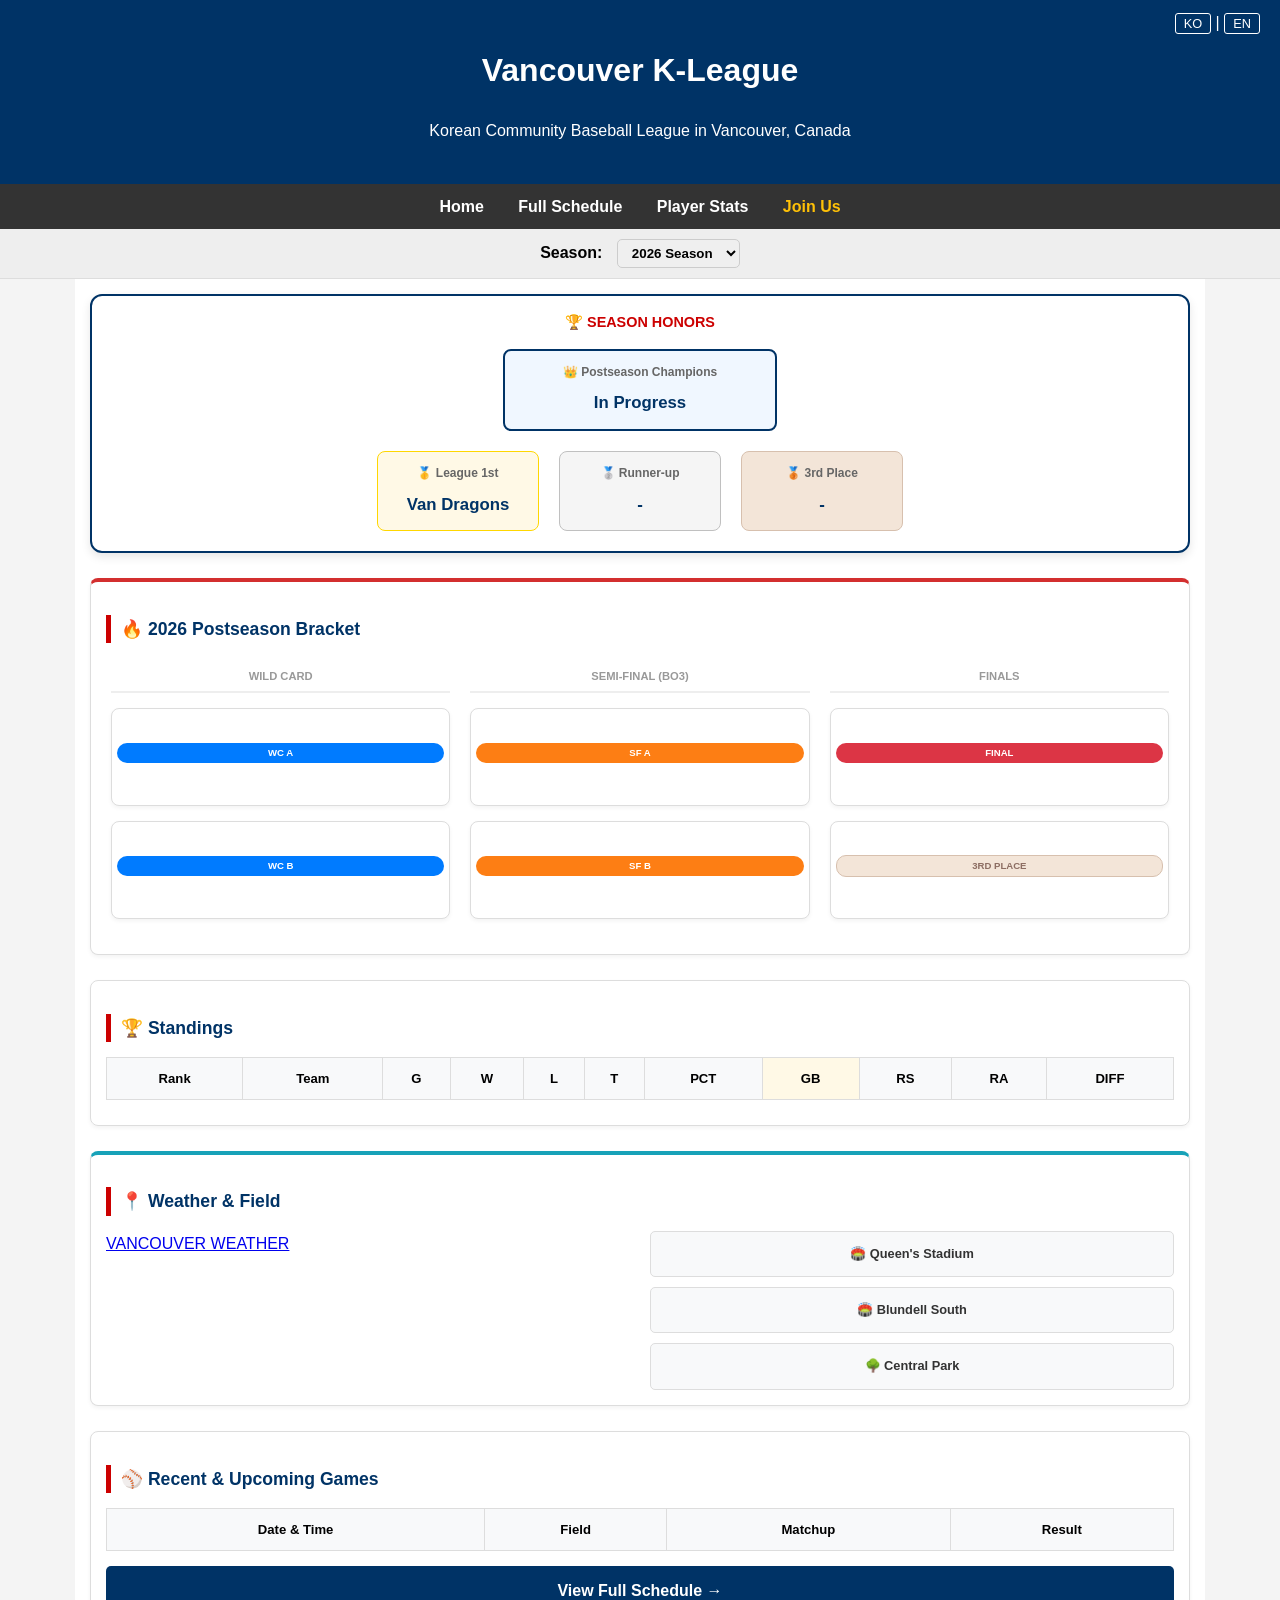
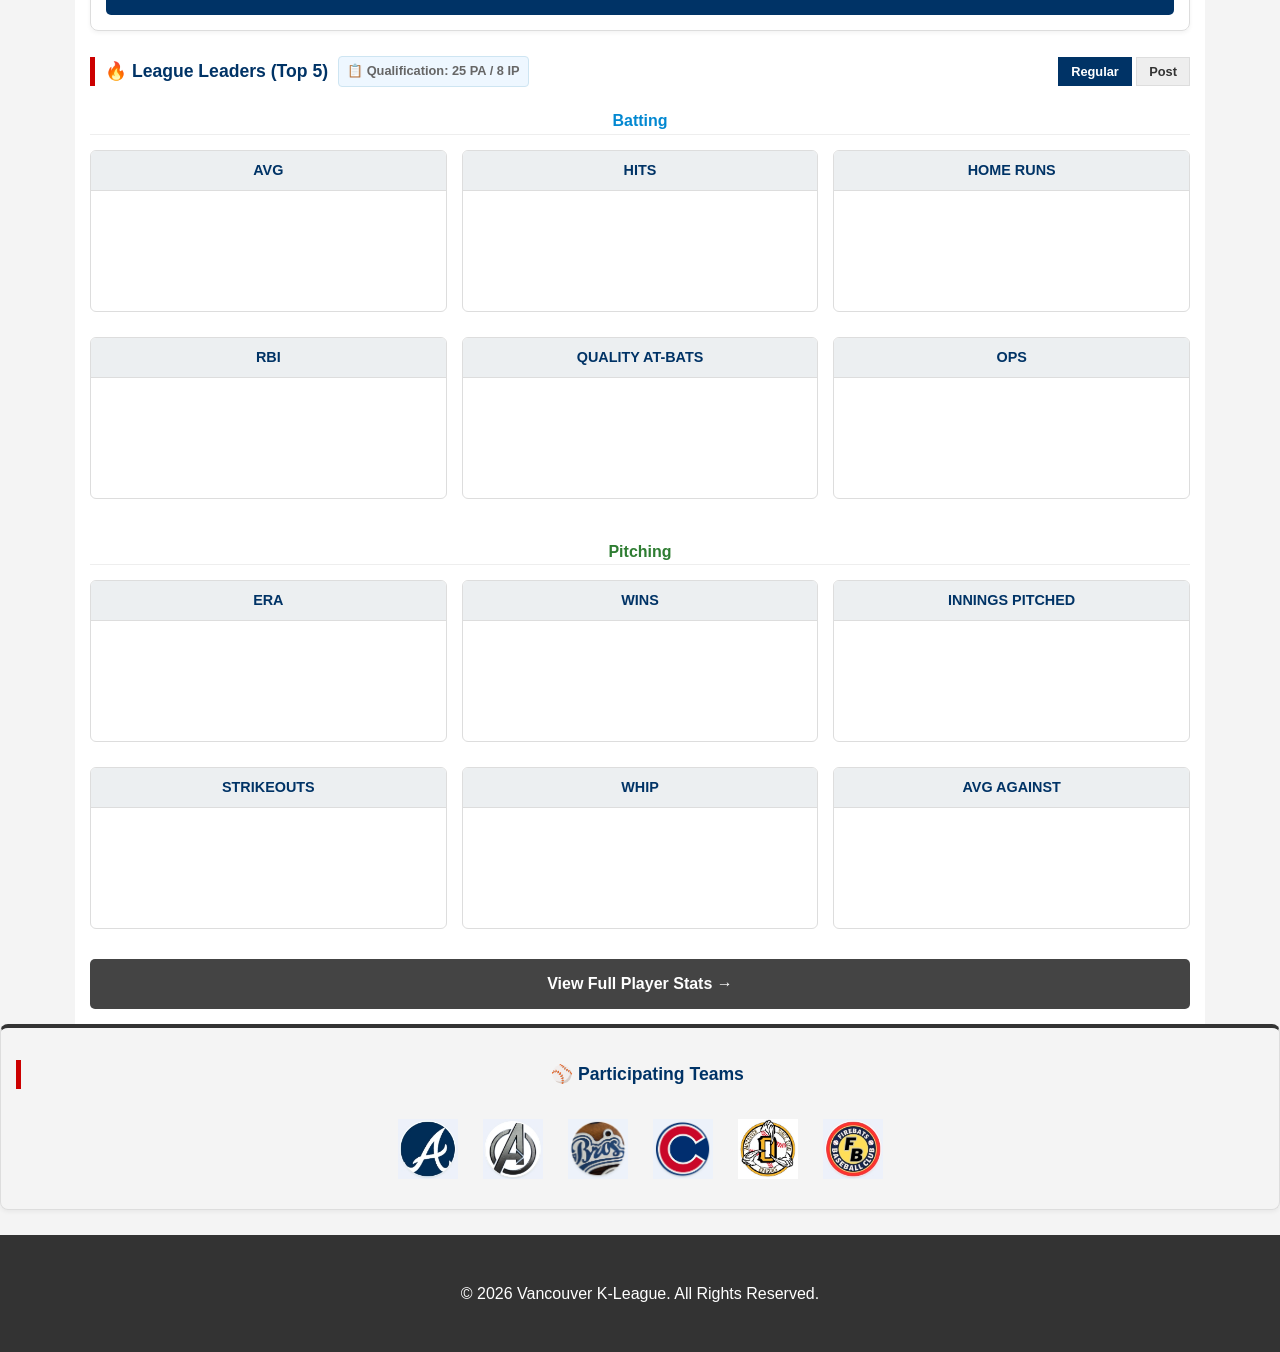
<file: index.html>
<!DOCTYPE html>
<html lang="en">
<head>
    <meta charset="UTF-8">
    <meta name="viewport" content="width=device-width, initial-scale=1.0">
    <title>Vancouver K-League | Home</title>
    <link rel="stylesheet" href="style.css">
</head>
<body>

<header>
    <div class="lang-switch"><a href="ko.html">KO</a> | <a href="index.html">EN</a></div>
    <h1>Vancouver K-League</h1>
    <p>Korean Community Baseball League in Vancouver, Canada</p>
</header>

<nav>
    <a href="index.html">Home</a> 
    <a href="schedule.html">Full Schedule</a> 
    <a href="stats.html">Player Stats</a>
    <a href="join.html" style="color: #ffc107; font-weight: bold;">Join Us</a>
</nav>

<div style="background: #eee; padding: 10px; text-align: center; border-bottom: 1px solid #ddd;">
    <label for="season-select" style="font-weight: bold; margin-right: 10px;">Season:</label>
    <select id="season-select" onchange="changeYear(this.value)" style="padding: 5px 10px; border-radius: 5px; border: 1px solid #ccc; font-weight: bold; cursor: pointer;">
        <option value="2026" selected>2026 Season</option>
        <option value="2025">2025 Season</option>
    </select>
</div>

<div class="container">
    <div id="season-champions" class="champions-container" style="display:none;">
        <span class="champion-group-title">🏆 SEASON HONORS</span>
        <div class="champion-box gold crown">
            <span class="label">👑 Postseason Champions</span>
            <span id="p-post-1st" class="team-name">In Progress</span>
        </div>
        <div class="rank-boxes">
            <div class="champion-box gold">
                <span class="label">🥇 League 1st</span>
                <span id="p-reg-1st" class="team-name">In Progress</span>
            </div>
            <div class="champion-box silver">
                <span class="label">🥈 Runner-up</span>
                <span id="p-post-2nd" class="team-name">-</span>
            </div>
            <div class="champion-box bronze">
                <span class="label">🥉 3rd Place</span>
                <span id="p-post-3rd" class="team-name">-</span>
            </div>
        </div>
    </div>

    <div class="card" id="notice-card" style="display: none;">
        <h3>📢 Notice</h3>
        <div id="notice-content" style="font-weight: bold; color: #444; margin-bottom: 15px; white-space: pre-wrap;"></div>
        <a id="rulebook-link" href="#" target="_blank" style="display:none; padding: 10px 20px; background: #ff5722; color: white; text-decoration: none; border-radius: 5px; font-weight: bold; font-size: 0.85rem;">📖 View League Rule Book</a>
    </div>

    <div id="po-bracket-section" class="card" style="border-top: 4px solid #d32f2f; margin-top: 20px;">
    <h3 id="bracket-title">🔥 Postseason Bracket</h3>
    <div class="table-wrapper">
        <div class="bracket-wrapper">
        <div class="bracket-round">
            <div class="round-title">WILD CARD</div>
            <div class="match-box"><span class="match-tag wc">WC A</span><div class="match-teams" id="br-wca"></div></div>
            <div class="match-box"><span class="match-tag wc">WC B</span><div class="match-teams" id="br-wcb"></div></div>
        </div>

        <div class="bracket-round">
            <div class="round-title">SEMI-FINAL (BO3)</div>
            <div class="match-box">
                <span class="match-tag sf">SF A</span>
                <div class="match-teams bo3-list" id="br-sfa"></div>
            </div>
            <div class="match-box">
                <span class="match-tag sf">SF B</span>
                <div class="match-teams bo3-list" id="br-sfb"></div>
            </div>
        </div>

        <div class="bracket-round">
            <div class="round-title">FINALS</div>
            <div class="match-box final-highlight">
                <span class="match-tag final">FINAL</span>
                <div class="match-teams" id="br-final"></div>
            </div>
            <div class="match-box">
                <span class="match-tag bronze">3RD PLACE</span>
                <div class="match-teams" id="br-3rd"></div>
            </div>
        </div>
    </div>
</div> 
</div>
    <div class="card">
        <h3>🏆 Standings</h3>
        <div class="table-wrapper">
            <table id="standing-table">
                <thead>
                    <tr><th>Rank</th><th>Team</th><th>G</th><th>W</th><th>L</th><th>T</th><th>PCT</th><th style="background:#fff9e6;">GB</th><th>RS</th><th>RA</th><th>DIFF</th></tr>
                </thead>
                <tbody id="standing-body"></tbody>
            </table>
        </div>
    </div>

    <div class="card" style="border-top: 4px solid #17a2b8;">
    <h3>📍 Weather & Field </h3>
    <div style="display: grid; grid-template-columns: repeat(auto-fit, minmax(280px, 1fr)); gap: 20px;">
        <div>
            <a class="weatherwidget-io" href="https://forecast7.com/en/49d28n123d12/vancouver/" data-label_1="VANCOUVER" data-theme="pure">VANCOUVER WEATHER</a>
            <script>!function(d,s,id){var js,fjs=d.getElementsByTagName(s)[0];if(!d.getElementById(id)){js=d.createElement(s);js.id=id;js.src='https://weatherwidget.io/js/widget.min.js';fjs.parentNode.insertBefore(js,fjs);}}(document,'script','weatherwidget-io-js');</script>
        </div>
        <div style="display: flex; flex-direction: column; justify-content: center; gap: 10px;">
            <a href="https://www.google.com/maps/search/?api=1&query=Queen%27s+Park+Stadium+New+Westminster" target="_blank" class="btn-field">🏟️ Queen's Stadium</a>
            <a href="https://www.google.com/maps/search/?api=1&query=Blundell+Park+South+Richmond+BC" target="_blank" class="btn-field">🏟️ Blundell South</a>
            <a href="https://www.google.com/maps/search/?api=1&query=Central+Park+Baseball+Field+Burnaby" target="_blank" class="btn-field">🌳 Central Park</a>
        </div>
    </div>
    </div>

    <div class="card">
        <h3>⚾ Recent & Upcoming Games</h3>
        <div class="table-wrapper">
            <table id="schedule-table">
                <thead><tr><th>Date & Time</th><th>Field</th><th>Matchup</th><th>Result</th></tr></thead>
                <tbody id="schedule-body"></tbody>
            </table>
        </div>
        <a href="schedule.html" class="btn-more">View Full Schedule →</a>
    </div>

    <div style="display: flex; justify-content: space-between; align-items: center; margin-bottom: 15px; flex-wrap: wrap; gap: 10px;">
    <div style="display: flex; align-items: center; gap: 10px; flex-wrap: wrap;">
        <h3 style="margin: 0;">🔥 League Leaders (Top 5)</h3>
        <span style="font-size: 0.8rem; color: #666; background: #eef7ff; padding: 4px 8px; border-radius: 4px; border: 1px solid #cee5f2; font-weight: bold;">
            📋 Qualification: 25 PA / 8 IP
        </span>
    </div>
    <div class="toggle-container">
        <button id="btn-Reg" class="toggle-btn active" onclick="switchSeason('Reg')">Regular</button>
        <button id="btn-Post" class="toggle-btn inactive" onclick="switchSeason('Post')">Post</button>
    </div>
</div>
        <h4 style="color: #0288d1; text-align: center; border-bottom: 1px solid #eee; margin-bottom:15px;">Batting</h4>
        <div class="leader-grid" id="bat-grid">
            <div class="leader-category"><div class="leader-category-title">AVG</div><div id="avg-leaders"></div></div>
            <div class="leader-category"><div class="leader-category-title">HITS</div><div id="hits-leaders"></div></div>
            <div class="leader-category"><div class="leader-category-title">HOME RUNS</div><div id="hr-leaders"></div></div>
            <div class="leader-category"><div class="leader-category-title">RBI</div><div id="rbi-leaders"></div></div>
            <div class="leader-category"><div class="leader-category-title">QUALITY AT-BATS</div><div id="qab-leaders"></div></div>
            <div class="leader-category"><div class="leader-category-title">OPS</div><div id="ops-leaders"></div></div>
        </div>
        <h4 style="color: #2e7d32; text-align: center; border-bottom: 1px solid #eee; margin: 30px 0 15px 0;">Pitching</h4>
        <div class="leader-grid" id="pitching-grid">
            <div class="leader-category"><div class="leader-category-title">ERA</div><div id="era-leaders"></div></div>
            <div class="leader-category"><div class="leader-category-title">WINS</div><div id="win-leaders"></div></div>
            <div class="leader-category"><div class="leader-category-title">INNINGS PITCHED</div><div id="ip-leaders"></div></div>
            <div class="leader-category"><div class="leader-category-title">STRIKEOUTS</div><div id="so-leaders"></div></div>
            <div class="leader-category"><div class="leader-category-title">WHIP</div><div id="whip-leaders"></div></div>
            <div class="leader-category"><div class="leader-category-title">AVG AGAINST</div><div id="avga-leaders"></div></div>
        </div>
        <a href="stats.html" class="btn-more" style="background:#444;">View Full Player Stats →</a>
    </div>

    <div class="card" style="border-top: 4px solid #333; text-align: center;">
        <h3>⚾ Participating Teams</h3>
        <div style="display: flex; justify-content: center; flex-wrap: wrap; gap: 25px; padding: 15px 0;">
            <img src="logos/Arirang Rays.png" style="width:60px; height:60px; object-fit:contain;"><img src="logos/Van Avengers.png" style="width:60px; height:60px; object-fit:contain;"><img src="logos/Van Bros.png" style="width:60px; height:60px; object-fit:contain;"><img src="logos/Karis Cubs.png" style="width:60px; height:60px; object-fit:contain;"><img src="logos/Van Dragons.png" style="width:60px; height:60px; object-fit:contain;"><img src="logos/Fire Bats.png" style="width:60px; height:60px; object-fit:contain;">
        </div>
    </div>
</div>

<footer><p>© 2026 Vancouver K-League. All Rights Reserved.</p></footer>

<script>
    const sheetId = '1TGVBZmql3c0jwu1DPGLH3fzqU5m3IjqCVuD2XX2i1zc';
    let currentYear = '2026'; let currentSeason = 'Reg';

    const teamLogos = { "Van Avengers": "logos/Van Avengers.png", "Van Dragons": "logos/Van Dragons.png", "Karis Cubs": "logos/Karis Cubs.png", "Arirang Rays": "logos/Arirang Rays.png", "Fire Bats": "logos/Fire Bats.png", "FireBats": "logos/Fire Bats.png", "Van Bros": "logos/Van Bros.png" };
    const championData = { "2025": { reg1st: "Arirang Rays", post1st: "Arirang Rays", post2nd: "Karis Cubs", post3rd: "Van Dragons" }, "2026": { reg1st: "Van Dragons", post1st: "In Progress", post2nd: "-", post3rd: "-" } };

    function gv(r, i) { return (r && r.c && r.c[i]) ? (r.c[i].f || r.c[i].v || '') : ''; }
    function updateChampions(year) { const section = document.getElementById('season-champions'); const data = championData[year]; if (data) { section.style.display = 'block'; document.getElementById('p-reg-1st').innerText = data.reg1st; document.getElementById('p-post-1st').innerText = data.post1st; document.getElementById('p-post-2nd').innerText = data.post2nd; document.getElementById('p-post-3rd').innerText = data.post3rd; } else { section.style.display = 'none'; } }
    function changeYear(year) { currentYear = year; updateChampions(year); loadNotice(); loadStandings(); loadSchedule(); loadStats(); updateBracket(year); }
    function switchSeason(s) { currentSeason = s; document.getElementById('btn-Reg').className = 'toggle-btn ' + (s === 'Reg' ? 'active' : 'inactive'); document.getElementById('btn-Post').className = 'toggle-btn ' + (s === 'Post' ? 'active' : 'inactive'); loadStats(); }

    function loadNotice() {
        fetch(`https://docs.google.com/spreadsheets/d/${sheetId}/gviz/tq?tqx=out:json&sheet=Notice`).then(res => res.text()).then(t => {
            const data = JSON.parse(t.substr(47).slice(0, -2)).table.rows[0];
            const card = document.getElementById('notice-card');
            if(data && gv(data, 1).trim() !== '') { card.style.display = 'block'; document.getElementById('notice-content').innerText = gv(data, 1);
                const btn = document.getElementById('rulebook-link'); if(gv(data, 2)) { btn.href = gv(data, 2); btn.style.display = 'inline-block'; }
            } else { card.style.display = 'none'; }
        });
    }

    function loadStandings() {
    // 1. 드롭다운 선택 연도에 따라 시트 이름 결정
    const sheetName = (currentYear === '2026') ? 'Schedule(일정)' : `Schedule_${currentYear}`;
    
    fetch(`https://docs.google.com/spreadsheets/d/${sheetId}/gviz/tq?tqx=out:json&sheet=${encodeURIComponent(sheetName)}`)
    .then(res => res.text())
    .then(t => {
        const data = JSON.parse(t.substr(47).slice(0, -2)).table;
        
        // 팀 목록 및 스태츠 초기화
        const teams = ["Arirang Rays", "Van Avengers", "Van Bros", "Karis Cubs", "Van Dragons", "Fire Bats"];
        let stats = {}; 
        teams.forEach(t => { stats[t] = { name: t, g: 0, w: 0, l: 0, t: 0, rs: 0, ra: 0 }; });

        // 2. 데이터 계산
        data.rows.forEach((r, idx) => {
            // 정규리그 범위(엑셀 36행까지) 제한
            if (idx > 35) return; 

            let away = gv(r, 3).trim();
            let home = gv(r, 4).trim();
            const score = gv(r, 5) ? gv(r, 5).trim() : "";

            // 팀명 오타 보정
            if (away === "FireBats") away = "Fire Bats";
            if (home === "FireBats") home = "Fire Bats";

            // 스코어가 있는 경기만 승패 계산
            if (score && score.includes(':') && stats[away] && stats[home]) {
                const s = score.split(':').map(Number);
                if (!isNaN(s[0]) && !isNaN(s[1])) {
                    stats[away].rs += s[0]; stats[away].ra += s[1]; stats[away].g++;
                    stats[home].rs += s[1]; stats[home].ra += s[0]; stats[home].g++;
                    
                    if (s[0] > s[1]) { stats[away].w++; stats[home].l++; } 
                    else if (s[1] > s[0]) { stats[home].w++; stats[away].l++; } 
                    else { stats[away].t++; stats[home].t++; }
                }
            }
        });

        // 3. 정렬
        let standings = Object.values(stats);
        standings.sort((a, b) => (b.w / (b.w+b.l || 1)) - (a.w / (a.w+a.l || 1)) || (b.w - a.w) || (b.rs - b.ra) - (a.rs - a.ra));

        // 4. 화면 출력 (테이블 그리기)
        const leader = standings[0]; 
        const tb = document.getElementById('standing-body'); 
        if (!tb) return; // 테이블 바디가 없으면 종료
        
        tb.innerHTML = '';
        standings.forEach((s, idx) => {
            const pct = (s.w + s.l) === 0 ? 0 : s.w / (s.w + s.l);
            const gb = idx === 0 ? "-" : (((leader.w - s.w) + (s.l - leader.l)) / 2).toFixed(1);
            const diff = s.rs - s.ra;
            let logoPath = teamLogos[s.name] || teamLogos[s.name.replace(' ', '')];
            
            tb.innerHTML += `<tr>
                <td>${idx+1}</td>
                <td style="text-align:left; font-weight:bold;">
                    <img src="${logoPath}" style="width:18px; height:18px; vertical-align:middle; margin-right:5px; object-fit:contain;">${s.name}
                </td>
                <td>${s.g}</td><td>${s.w}</td><td>${s.l}</td><td>${s.t}</td>
                <td class="val-pct">${pct.toFixed(3)}</td>
                <td class="bg-gb">${gb}</td>
                <td>${s.rs}</td><td>${s.ra}</td>
                <td class="${diff>0?'diff-plus':(diff<0?'diff-minus':'')}">${diff>0?'+'+diff:diff}</td>
            </tr>`;
        });
    })
    .catch(err => console.error("데이터 로드 실패:", err));
}

    function loadSchedule() {
        const sheetName = (currentYear === '2026') ? 'Schedule(일정)' : `Schedule_${currentYear}`;
        fetch(`https://docs.google.com/spreadsheets/d/${sheetId}/gviz/tq?tqx=out:json&sheet=${encodeURIComponent(sheetName)}`).then(res => res.text()).then(t => {
            const data = JSON.parse(t.substr(47).slice(0, -2)).table;
            const tb = document.getElementById('schedule-body'); tb.innerHTML = '';
            const played = data.rows.filter(r => gv(r, 5) && gv(r, 5).includes(':') && gv(r, 3));
            const upcoming = data.rows.filter(r => (!gv(r, 5) || gv(r, 5) === '-' || gv(r, 5) === 'TBA') && gv(r, 3));
            const render = (r) => { 
            const awayT = gv(r, 3);
            const homeT = gv(r, 4);
            // 1. Skip MAKE UP games
            if (awayT.toUpperCase().includes('MAKE UP') || homeT.toUpperCase().includes('MAKE UP')) return;

            const note = gv(r, 6).trim(); 
            let bH = ''; 
            if(note){ 
                let bC = 'badge-default'; 
                // 2. Fix FINAL tag color (case-insensitive)
                if(note.toUpperCase().includes('WC')) bC='badge-wc'; 
                else if(note.toUpperCase().includes('SF')) bC='badge-sf'; 
                else if(note.toUpperCase().includes('FINAL')) bC='badge-final'; 
                bH = `<div class="po-badge-sm ${bC}">${note}</div><br>`; 
            }
            tb.innerHTML += `<tr><td style="color:#666; font-size:0.75rem;">${gv(r, 0)}<br>${gv(r, 1)}</td><td>${gv(r, 2)}</td><td style="text-align:center;">${bH}<div style="display:flex; justify-content:center; align-items:center; gap:8px;"><span><span class="tag-away">Away</span>${awayT}</span><span style="color:#bbb; font-weight:normal;">vs</span><span><span class="tag-home">Home</span>${homeT}</span></div></td><td class="score-display">${gv(r, 5) || '-'}</td></tr>`;
        };

        // 3. Display Results & Upcoming Games (Filtering out old upcoming games)
        if (played.length > 0) { 
            const lastD = gv(played[played.length-1], 0); 
            played.filter(r => gv(r, 0) === lastD).forEach(render); 
        }
        if (upcoming.length > 0) {
            const today = new Date().toISOString().split('T')[0].replace(/-/g, '.'); 
            const future = upcoming.filter(r => gv(r, 0) >= today); // Only shows games from today onwards
            if (future.length > 0) {
                const nextD = gv(future[0], 0);
                future.filter(r => gv(r, 0) === nextD).forEach(render);
            }
        }
        });
    }

    function loadStats() {
        let targetSheet = (currentYear === '2026') ? `Stats_${currentSeason}` : `Stats_${currentYear}_${currentSeason}`;
        fetch(`https://docs.google.com/spreadsheets/d/${sheetId}/gviz/tq?tqx=out:json&sheet=${encodeURIComponent(targetSheet)}`).then(res => res.text()).then(t => {
            const data = JSON.parse(t.substr(47).slice(0, -2)).table;
            const cols = data.cols.map(c => (c.label || '').toUpperCase().trim());
            const fi = (n) => cols.findIndex(c => c === n);
            const metrics = [
                {id: 'avg-leaders', n: 'BATTING AVERAGE', d: 3, asc: false}, {id: 'hits-leaders', n: 'HITS', d: 0, asc: false},
                {id: 'hr-leaders', n: 'HOME RUNS', d: 0, asc: false}, {id: 'rbi-leaders', n: 'RUNS BATTED IN', d: 0, asc: false},
                {id: 'qab-leaders', n: 'QUALITY AT-BATS', d: 0, asc: false}, {id: 'ops-leaders', n: 'ON-BASE PERCENTAGE + SLUGGING PERCENTAGE', d: 3, asc: false},
                {id: 'era-leaders', n: 'EARNED RUN AVERAGE', d: 2, asc: true}, {id: 'win-leaders', n: 'WINS', d: 0, asc: false},
                {id: 'ip-leaders', n: 'INNINGS PITCHED', d: 1, asc: false}, {id: 'so-leaders', n: 'STRIKEOUTS', d: 0, asc: false},
                {id: 'whip-leaders', n: 'WALKS HITS INNINGS PITCHED', d: 2, asc: true}, {id: 'avga-leaders', n: 'BATTING AVERAGE AGAINST', d: 3, asc: true}
            ];

            metrics.forEach(m => {
                const target = document.getElementById(m.id); if (!target) return;
                const vIdx = fi(m.n);
                
                let valid = (vIdx === -1) ? [] : data.rows.filter(r => {
                    const val = parseFloat(gv(r, vIdx)) || 0;
                    const ip = parseFloat(gv(r, fi('INNINGS PITCHED'))) || 0;
                    
                    let paIdx = fi('PA');
                    if(paIdx === -1) paIdx = fi('PLATE APPEARANCES');
                    const pa = parseFloat(gv(r, paIdx)) || 0;

                    if (['EARNED RUN AVERAGE', 'WALKS HITS INNINGS PITCHED', 'BATTING AVERAGE AGAINST'].includes(m.n)) {
                        return ip >= 8;
                    }
                    if (['BATTING AVERAGE', 'ON-BASE PERCENTAGE + SLUGGING PERCENTAGE'].includes(m.n)) {
                        return pa >= 25;
                    }
                    return val > 0;
                });
                
                valid.sort((a, b) => {
                    const valA = parseFloat(gv(a, vIdx)) || 0;
                    const valB = parseFloat(gv(b, vIdx)) || 0;
                    if (valA !== valB) {
                        return m.asc ? (valA - valB) : (valB - valA);
                    }
                    let paIdx = fi('PLATE APPEARANCES');
                    if (paIdx === -1) paIdx = fi('PA');
                    if (paIdx !== -1) {
                        const paA = parseFloat(gv(a, paIdx)) || 0;
                        const paB = parseFloat(gv(b, paIdx)) || 0;
                        if (paA !== paB) return paA - paB;
                    }
                    return 0;
                });
                
                if (valid.length === 0) {
                    target.innerHTML = `<div class="no-records">No records found</div>`;
                } else {
                    let html = `<table class="leader-table">`;
                    valid.slice(0, 5).forEach((r, i) => {
                        const f = gv(r, fi('FIRST NAME')), l = gv(r, fi('LAST NAME')), tm = gv(r, fi('TEAM'));
                        const name = (f && l && f !== l) ? f + ' ' + l : (l || f || "Unknown");
                        html += `<tr><td class="rank-col">${i+1}</td><td class="player-col"><span class="player-name">${name}</span><span class="player-team">${tm}</span></td><td class="value-col">${(parseFloat(gv(r, vIdx)) || 0).toFixed(m.d)}</td></tr>`;
                    });
                    html += `</table>`;
                    target.innerHTML = html;
                }
            });
        });
    }
    changeYear('2026');

    function updateBracket(year) {
    const section = document.getElementById('po-bracket-section');
    const title = document.getElementById('bracket-title');
    if (!section) return;

    section.style.display = 'block';
    if (title) title.innerText = `🔥 ${year} Postseason Bracket`;

    const sheetName = (year === '2026') ? 'Schedule(일정)' : `Schedule_${year}`;
    
    fetch(`https://docs.google.com/spreadsheets/d/${sheetId}/gviz/tq?tqx=out:json&sheet=${encodeURIComponent(sheetName)}&range=D37:G55`)
    .then(res => res.text())
    .then(t => {
        const data = JSON.parse(t.substr(47).slice(0, -2));
        const rows = data.table.rows;
        
        const gv = (r, i) => {
            if (!r || !r.c || !r.c[i]) return '';
            return r.c[i].f || r.c[i].v || '';
        };

        // 점수가 있으면 (8:15) 형태로, 없거나 '-'이면 (-) 형태로 표시
        const fmt = (v) => {
            if (!v || v === '-' || v === null) return "(-)";
            return `(${v})`;
        };

        let htmlWCA = '', htmlWCB = '', htmlSFA = '', htmlSFB = '', htmlFinal = '', html3rd = '';
        let cntA = 1, cntB = 1;

        rows.forEach(r => {
            const awayText = gv(r, 0).trim(); // D열: 팀명 혹은 '#6 Seed'
            const homeText = gv(r, 1).trim(); // E열: 팀명 혹은 '#3 Seed'
            const score = fmt(gv(r, 2));     // F열: 결과
            const note = gv(r, 3).toUpperCase(); // G열: 비고

            if (!awayText && !homeText) return;

            // 핵심: 시트에 적힌 텍스트를 그대로 연결 (예: #6 Seed vs #3 Seed)
            const matchHtml = `<div class="match-line"><span class="team-n">${awayText} vs ${homeText}</span><span class="score-n">${score}</span></div>`;

            if (note.includes('WILD CARD A') || (note.includes('WC') && note.includes('A'))) {
                htmlWCA = matchHtml;
            } else if (note.includes('WILD CARD B') || (note.includes('WC') && note.includes('B'))) {
                htmlWCB = matchHtml;
            } else if (note.includes('SEMI FINAL A') || (note.includes('SF') && note.includes('A'))) {
                // G3일 때만 (If nec.) 추가
                let suffix = (cntA === 3) ? ' <small style="font-size:0.75rem; color:#888;">(If nec.)</small>' : '';
                htmlSFA += `<div class="match-line"><span>G${cntA++}</span><span class="team-n">${awayText} vs ${homeText}${suffix}</span><span class="score-n">${score}</span></div>`;
            } else if (note.includes('SEMI FINAL B') || (note.includes('SF') && note.includes('B'))) {
                // G3일 때만 (If nec.) 추가
                let suffix = (cntB === 3) ? ' <small style="font-size:0.75rem; color:#888;">(If nec.)</small>' : '';
                htmlSFB += `<div class="match-line"><span>G${cntB++}</span><span class="team-n">${awayText} vs ${homeText}${suffix}</span><span class="score-n">${score}</span></div>`;
            } else if (note.includes('FINAL') && !note.includes('SEMI')) {
                htmlFinal = matchHtml;
            } else if (note.includes('3RD') || note.includes('3위')) {
                html3rd = matchHtml;
            }
        });

        // 결과 반영
        document.getElementById('br-wca').innerHTML = htmlWCA;
        document.getElementById('br-wcb').innerHTML = htmlWCB;
        document.getElementById('br-sfa').innerHTML = htmlSFA;
        document.getElementById('br-sfb').innerHTML = htmlSFB;
        document.getElementById('br-final').innerHTML = htmlFinal;
        if(document.getElementById('br-3rd')) document.getElementById('br-3rd').innerHTML = html3rd;
    })
    .catch(err => console.error("Bracket Error:", err));
}

// 페이지 로드 시 자동으로 실행되는 함수
    window.addEventListener('load', function() {
        // 현재 선택된 연도(currentYear)가 정의되어 있다면 해당 연도 대진표를 불러옵니다.
        if (typeof currentYear !== 'undefined') {
            updateBracket(currentYear);
        } else {
            updateBracket('2026'); // 변수가 없을 경우 기본값으로 2026 로드
        }
    });
    
</script>
</body>
</html>
</file>
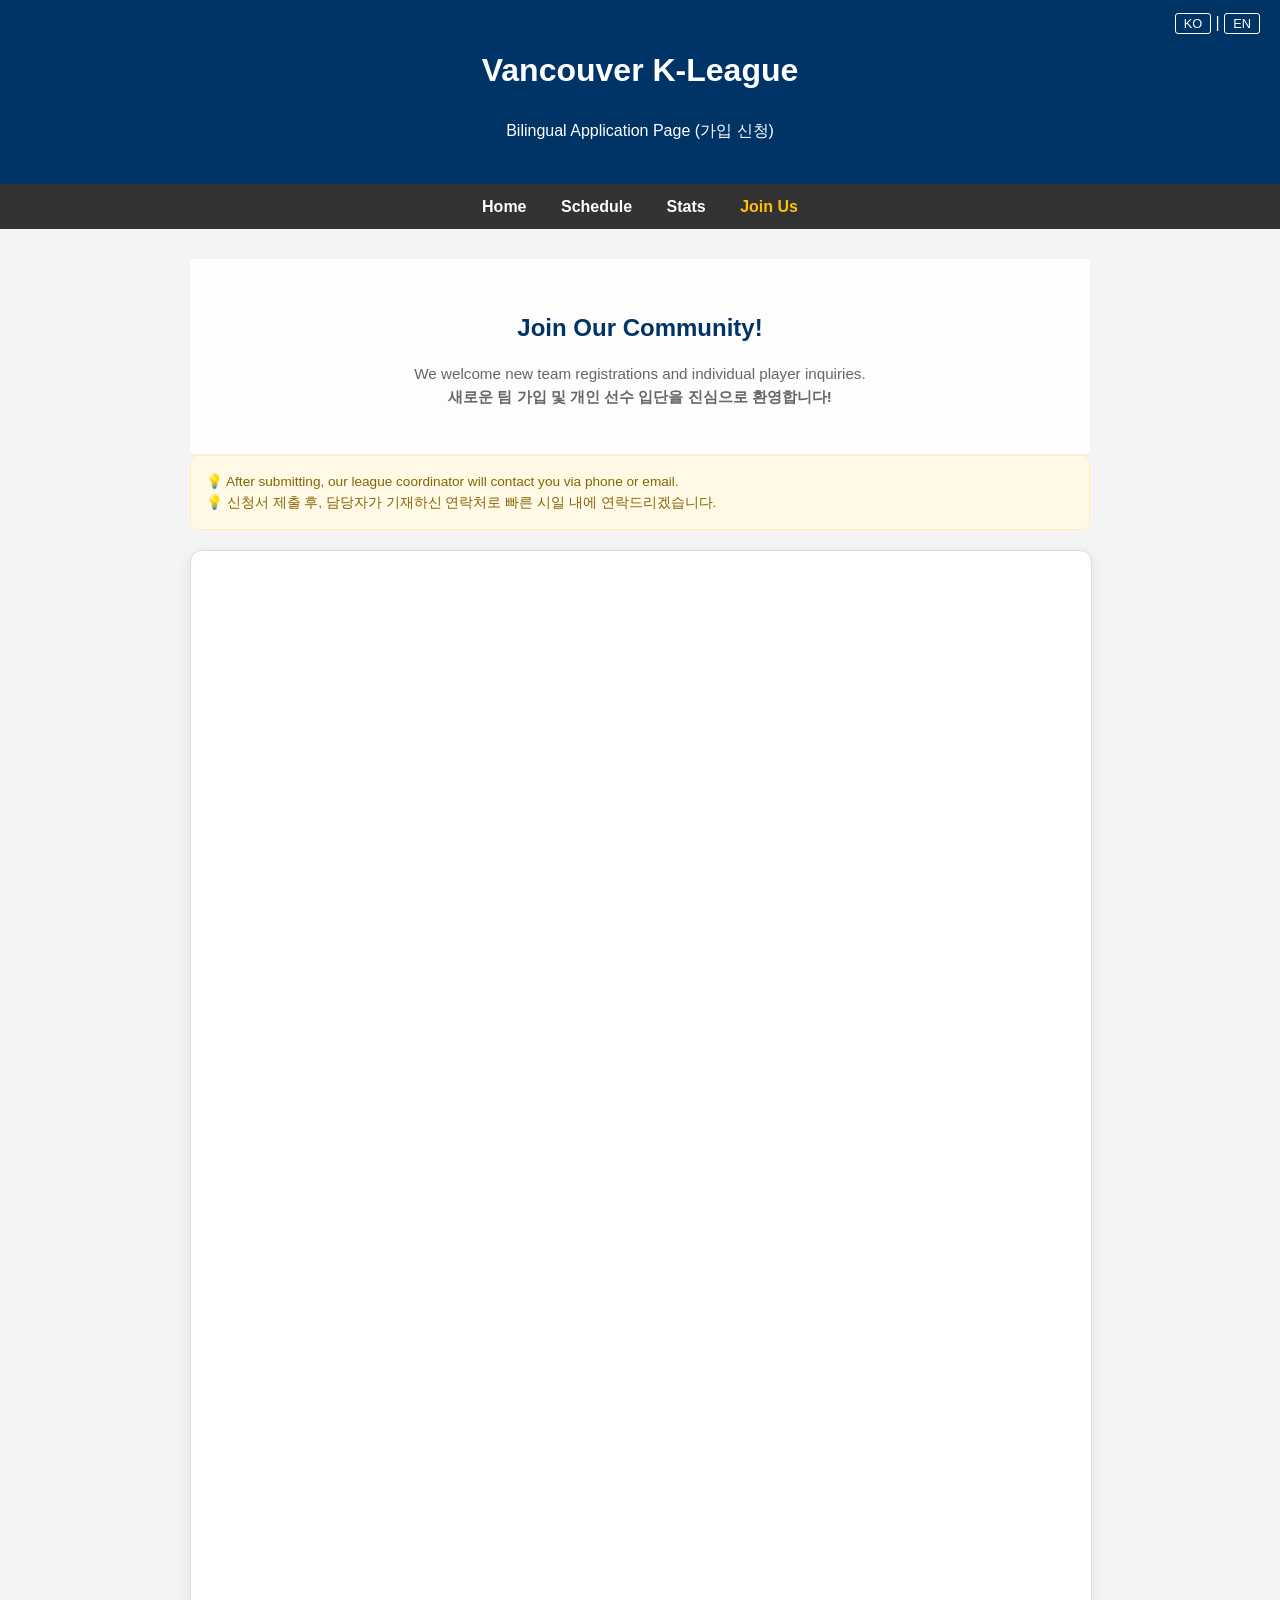
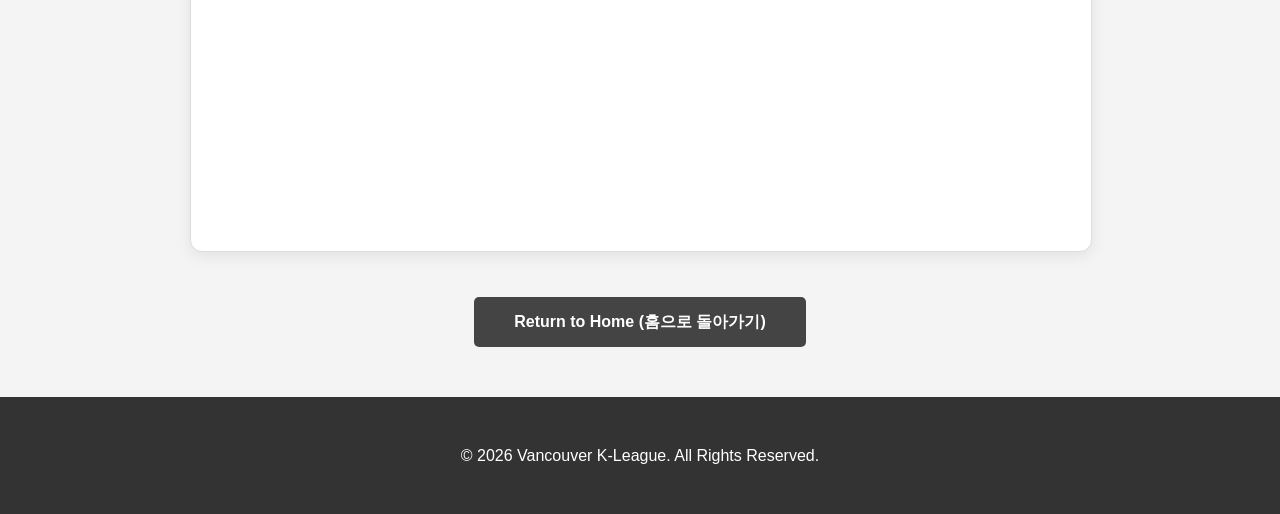
<file: join.html>
<!DOCTYPE html>
<html lang="ko">
<head>
    <meta charset="UTF-8">
    <meta name="viewport" content="width=device-width, initial-scale=1.0">
    <title>Join Us | Vancouver K-League</title>
    <link rel="stylesheet" href="style.css"> <style>
        /* 신청 페이지 전용 디자인 */
        .join-header {
            text-align: center;
            padding: 30px 15px;
            background: #fdfdfd;
            border-bottom: 1px solid #eee;
        }
        .join-header h2 { color: #003366; margin-bottom: 10px; }
        .join-header p { color: #666; font-size: 0.95rem; line-height: 1.5; }

        .form-container {
            max-width: 900px;
            margin: 30px auto;
            padding: 0 15px;
        }

        .form-wrapper {
            position: relative;
            width: 100%;
            height: 1300px; /* 폼 길이에 따라 필요시 1500px 등으로 조절하세요 */
            overflow: hidden;
            border-radius: 12px;
            border: 1px solid #ddd;
            background: #fff;
            box-shadow: 0 4px 15px rgba(0,0,0,0.08);
        }
        iframe {
            width: 100%;
            height: 100%;
            border: none;
        }

        .info-box {
            background: #fff9e6;
            border: 1px solid #ffeeba;
            padding: 15px;
            border-radius: 8px;
            margin-bottom: 20px;
            font-size: 0.85rem;
            color: #856404;
            line-height: 1.6;
        }

        .btn-home-container {
            text-align: center;
            margin-top: 30px;
            margin-bottom: 50px;
        }
    </style>
</head>
<body>

<header>
    <div class="lang-switch"><a href="ko.html">KO</a> | <a href="index.html">EN</a></div>
    <h1>Vancouver K-League</h1>
    <p>Bilingual Application Page (가입 신청)</p>
</header>

<nav>
    <a href="index.html">Home</a> 
    <a href="schedule.html">Schedule</a> 
    <a href="stats.html">Stats</a>
    <a href="join.html" style="color: #ffc107; font-weight: 900;">Join Us</a>
</nav>

<div class="form-container">
    <div class="join-header">
        <h2>Join Our Community!</h2>
        <p>
            We welcome new team registrations and individual player inquiries.<br>
            <strong>새로운 팀 가입 및 개인 선수 입단을 진심으로 환영합니다!</strong>
        </p>
    </div>

    <div class="info-box">
        💡 After submitting, our league coordinator will contact you via phone or email.<br>
        💡 신청서 제출 후, 담당자가 기재하신 연락처로 빠른 시일 내에 연락드리겠습니다.
    </div>

    <div class="form-wrapper">
    <iframe src="https://docs.google.com/forms/d/e/1FAIpQLSeY13k_8N6mNTlLeLYp4xxovFR-aWsNaBZc820BURKsFEFkqQ/viewform?embedded=true" 
        width="100%" height="1300" frameborder="0" marginheight="0" marginwidth="0">
        Loding Application Form…
    </iframe>
</div>

    <div class="btn-home-container">
        <a href="index.html" class="btn-more" style="background: #444; display: inline-block; padding: 12px 40px;">
            Return to Home (홈으로 돌아가기)
        </a>
    </div>
</div>

<footer><p>© 2026 Vancouver K-League. All Rights Reserved.</p></footer>

</body>
</html>
</file>
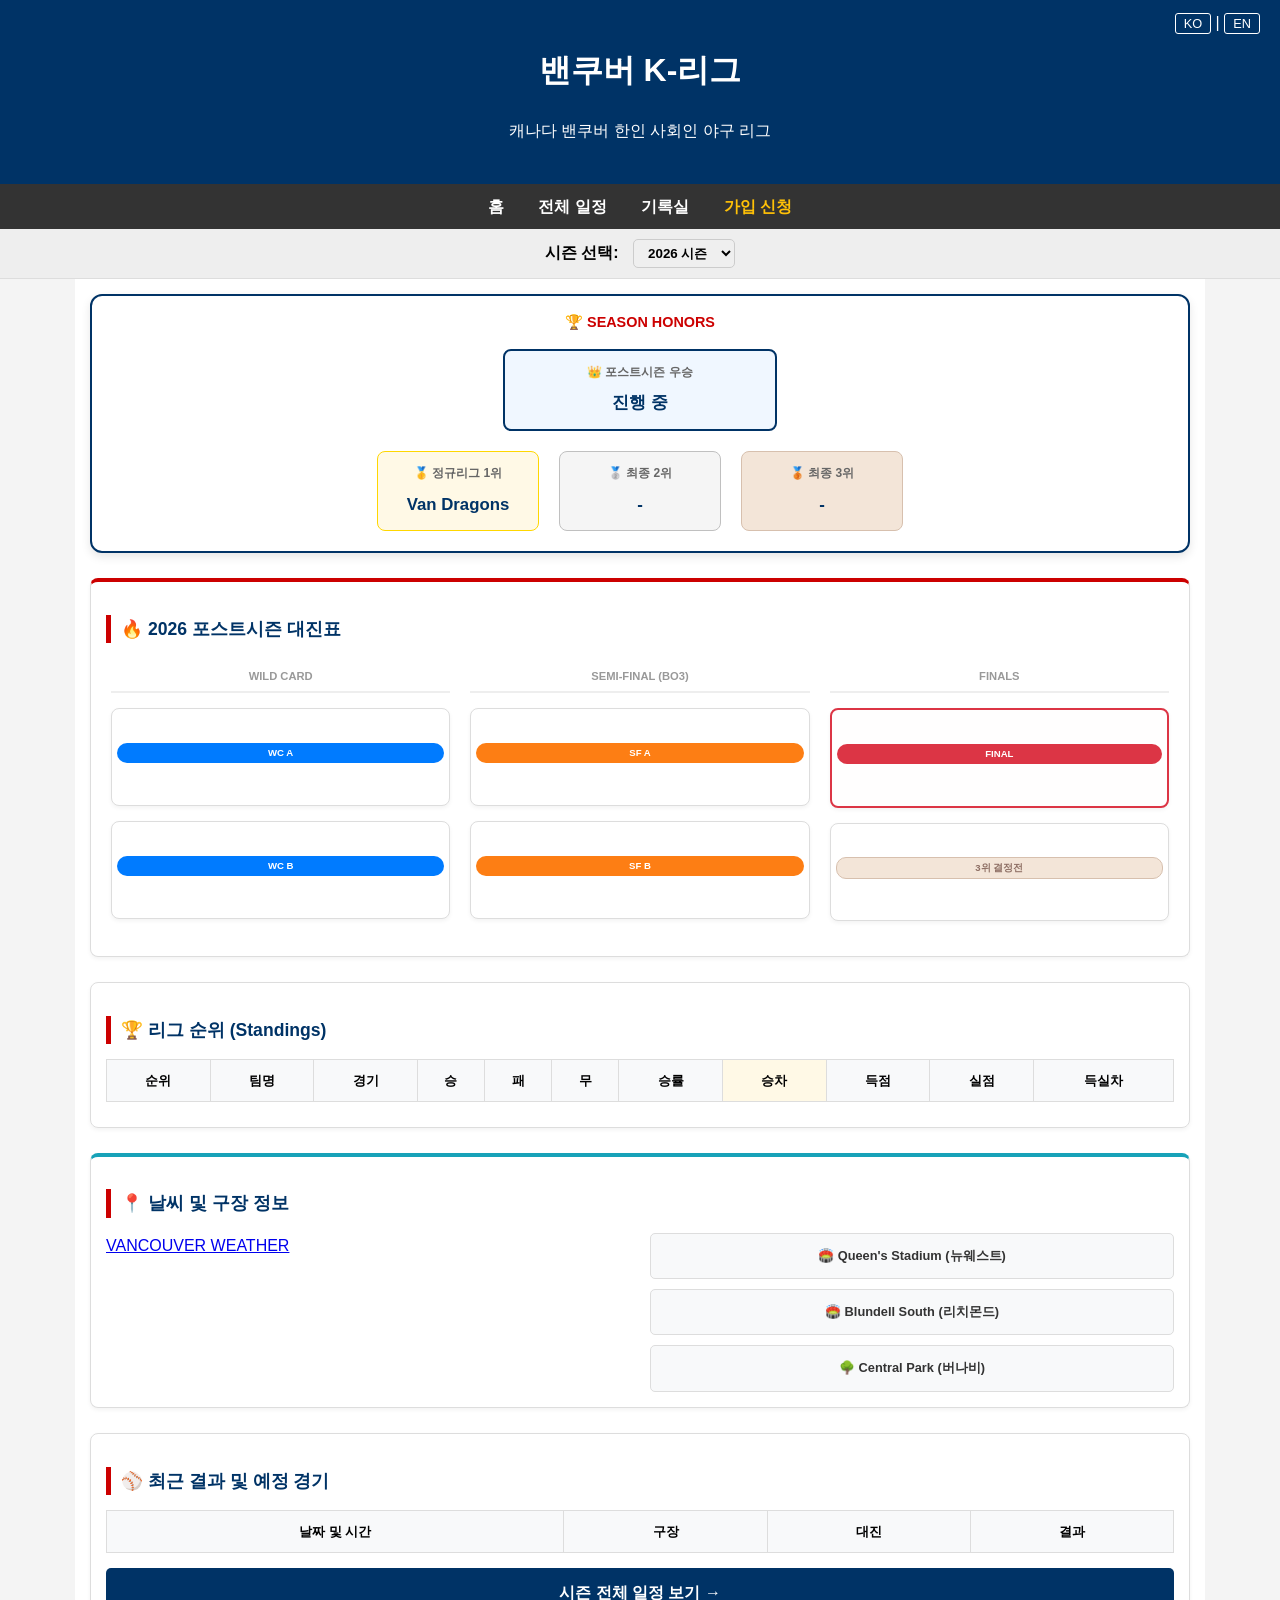
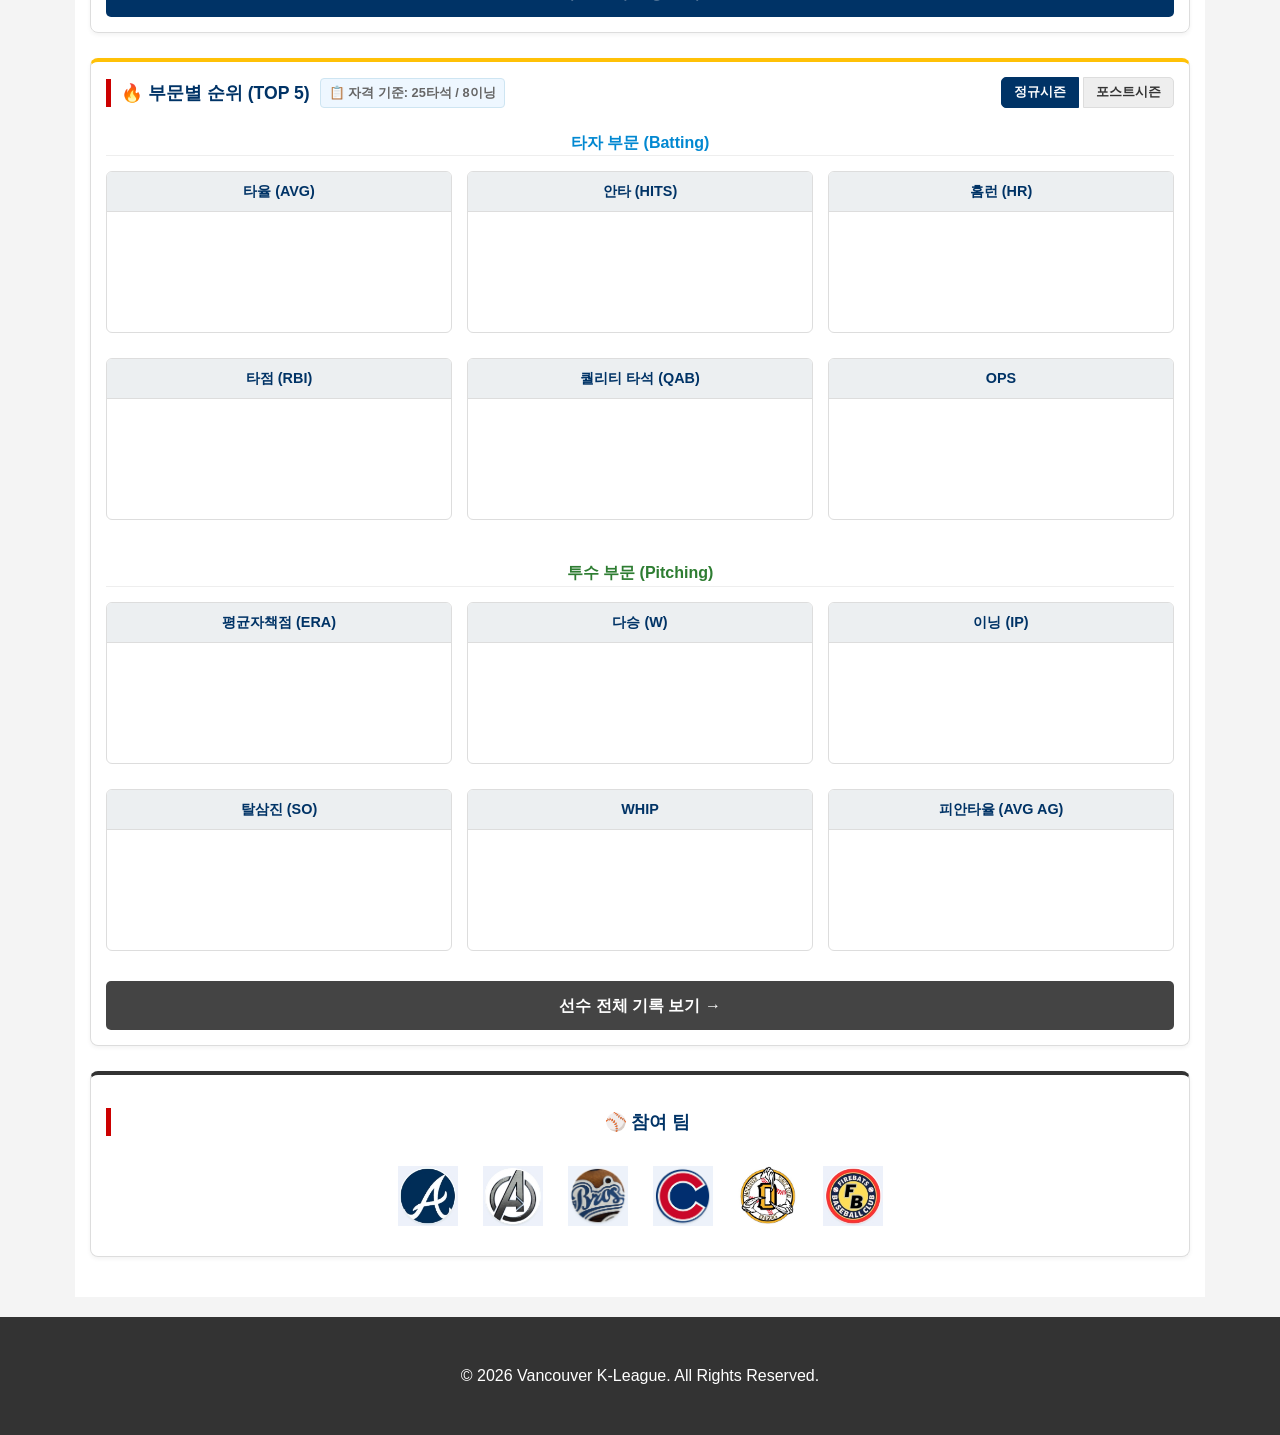
<file: ko.html>
<!DOCTYPE html>
<html lang="ko">
<head>
    <meta charset="UTF-8">
    <meta name="viewport" content="width=device-width, initial-scale=1.0">
    <title>밴쿠버 K-리그 | 홈</title>
    <link rel="stylesheet" href="style.css">
</head>
<body>

<header>
    <div class="lang-switch"><a href="ko.html">KO</a> | <a href="index.html">EN</a></div>
    <h1>밴쿠버 K-리그</h1>
    <p>캐나다 밴쿠버 한인 사회인 야구 리그</p>
</header>

<nav>
    <a href="ko.html">홈</a> 
    <a href="schedule_ko.html">전체 일정</a> 
    <a href="stats_ko.html">기록실</a>
    <a href="join.html" style="color: #ffc107; font-weight: bold;">가입 신청</a>
</nav>

<div style="background: #eee; padding: 10px; text-align: center; border-bottom: 1px solid #ddd;">
    <label for="season-select" style="font-weight: bold; margin-right: 10px;">시즌 선택:</label>
    <select id="season-select" onchange="changeYear(this.value)" style="padding: 5px 10px; border-radius: 5px; border: 1px solid #ccc; font-weight: bold; cursor: pointer;">
        <option value="2026" selected>2026 시즌</option>
        <option value="2025">2025 시즌</option>
    </select>
</div>

<div class="container">
    <div id="season-champions" class="champions-container" style="display:none;">
        <span class="champion-group-title">🏆 SEASON HONORS</span>
        <div class="champion-box gold crown"><span class="label">👑 포스트시즌 우승</span><span id="p-post-1st" class="team-name">진행 중</span></div>
        <div class="rank-boxes">
            <div class="champion-box gold"><span class="label">🥇 정규리그 1위</span><span id="p-reg-1st" class="team-name">진행 중</span></div>
            <div class="champion-box silver"><span class="label">🥈 최종 2위</span><span id="p-post-2nd" class="team-name">-</span></div>
            <div class="champion-box bronze"><span class="label">🥉 최종 3위</span><span id="p-post-3rd" class="team-name">-</span></div>
        </div>
    </div>

    <div class="card" id="notice-card" style="display: none;">
        <h3>📢 공지사항 (Notice)</h3>
        <div id="notice-content"></div>
        <a id="rulebook-link" href="#" target="_blank" class="btn-rulebook" style="display:none;">📖 2026 리그 규정집 보기</a>
    </div>

    <div id="po-bracket-section" class="card" style="display: none; border-top: 4px solid #cc0000;">
    <h3 id="bracket-title">🔥 포스트시즌 대진표</h3>
    <div class="table-wrapper"> <div class="bracket-wrapper">
        <div class="bracket-round">
            <div class="round-title">WILD CARD</div>
            <div class="match-box">
                <div class="match-tag wc">WC A</div>
                <div id="br-wca" class="match-teams"></div>
            </div>
            <div class="match-box">
                <div class="match-tag wc">WC B</div>
                <div id="br-wcb" class="match-teams"></div>
            </div>
        </div>
        <div class="bracket-round">
            <div class="round-title">SEMI-FINAL (BO3)</div>
            <div class="match-box">
                <div class="match-tag sf">SF A</div>
                <div id="br-sfa" class="match-teams"></div>
            </div>
            <div class="match-box">
                <div class="match-tag sf">SF B</div>
                <div id="br-sfb" class="match-teams"></div>
            </div>
        </div>
        <div class="bracket-round">
            <div class="round-title">FINALS</div>
            <div class="match-box" style="border: 2px solid #dc3545; background: #fffefe;">
                <div class="match-tag final">FINAL</div>
                <div id="br-final" class="match-teams"></div>
            </div>
            <div class="match-box">
                <div class="match-tag bronze">3위 결정전</div>
                <div id="br-3rd" class="match-teams"></div>
            </div>
        </div>
    </div>
</div> </div>

    <div class="card">
        <h3>🏆 리그 순위 (Standings)</h3>
        <div class="table-wrapper">
            <table id="standing-table">
                <thead>
                    <tr><th>순위</th><th>팀명</th><th>경기</th><th>승</th><th>패</th><th>무</th><th>승률</th><th style="background:#fff9e6;">승차</th><th>득점</th><th>실점</th><th>득실차</th></tr>
                </thead>
                <tbody id="standing-body"></tbody>
            </table>
        </div>
    </div>
    <div class="card" style="border-top: 4px solid #17a2b8;">
        <h3>📍 날씨 및 구장 정보 </h3>
        <div style="display: grid; grid-template-columns: repeat(auto-fit, minmax(280px, 1fr)); gap: 20px;">
            <div>
                <a class="weatherwidget-io" href="https://forecast7.com/en/49d28n123d12/vancouver/" data-label_1="VANCOUVER" data-theme="pure">VANCOUVER WEATHER</a>
                <script>!function(d,s,id){var js,fjs=d.getElementsByTagName(s)[0];if(!d.getElementById(id)){js=d.createElement(s);js.id=id;js.src='https://weatherwidget.io/js/widget.min.js';fjs.parentNode.insertBefore(js,fjs);}}(document,'script','weatherwidget-io-js');</script>
            </div>
            <div style="display: flex; flex-direction: column; justify-content: center; gap: 10px;">
                <a href="https://www.google.com/maps/search/?api=1&query=Queen%27s+Park+Stadium+New+Westminster" target="_blank" class="btn-field">🏟️ Queen's Stadium (뉴웨스트)</a>
                <a href="https://www.google.com/maps/search/?api=1&query=Blundell+Park+South+Richmond+BC" target="_blank" class="btn-field">🏟️ Blundell South (리치몬드)</a>
                <a href="https://www.google.com/maps/search/?api=1&query=Central+Park+Baseball+Field+Burnaby" target="_blank" class="btn-field">🌳 Central Park (버나비)</a>
            </div>
        </div>
    </div>

    <div class="card">
        <h3>⚾ 최근 결과 및 예정 경기</h3>
        <div class="table-wrapper">
            <table id="schedule-table">
                <thead><tr><th>날짜 및 시간</th><th>구장</th><th>대진</th><th>결과</th></tr></thead>
                <tbody id="schedule-body"></tbody>
            </table>
        </div>
        <a href="schedule_ko.html" class="btn-more">시즌 전체 일정 보기 →</a>
    </div>

    <div class="card" style="border-top: 4px solid #ffc107;">
        <div style="display: flex; justify-content: space-between; align-items: center; margin-bottom: 15px; flex-wrap: wrap; gap: 10px;">
            <div style="display: flex; align-items: center; gap: 10px; flex-wrap: wrap;">
                <h3 style="margin: 0;">🔥 부문별 순위 (TOP 5)</h3>
                <span style="font-size: 0.8rem; color: #666; background: #eef7ff; padding: 4px 8px; border-radius: 4px; border: 1px solid #cee5f2; font-weight: bold;">
                    📋 자격 기준: 25타석 / 8이닝
                </span>
            </div>
            <div class="toggle-container">
                <button id="btn-Reg" class="toggle-btn active" onclick="switchSeason('Reg')" style="border-radius: 5px 0 0 5px;">정규시즌</button>
                <button id="btn-Post" class="toggle-btn inactive" onclick="switchSeason('Post')" style="border-radius: 0 5px 5px 0;">포스트시즌</button>
            </div>
        </div>
        
        <h4 style="color: #0288d1; text-align: center; border-bottom: 1px solid #eee; margin-bottom:15px;">타자 부문 (Batting)</h4>
        <div class="leader-grid">
            <div class="leader-category"><div class="leader-category-title">타율 (AVG)</div><div id="avg-leaders"></div></div>
            <div class="leader-category"><div class="leader-category-title">안타 (HITS)</div><div id="hits-leaders"></div></div>
            <div class="leader-category"><div class="leader-category-title">홈런 (HR)</div><div id="hr-leaders"></div></div>
            <div class="leader-category"><div class="leader-category-title">타점 (RBI)</div><div id="rbi-leaders"></div></div>
            <div class="leader-category"><div class="leader-category-title">퀄리티 타석 (QAB)</div><div id="qab-leaders"></div></div>
            <div class="leader-category"><div class="leader-category-title">OPS</div><div id="ops-leaders"></div></div>
        </div>

        <h4 style="color: #2e7d32; text-align: center; border-bottom: 1px solid #eee; margin: 30px 0 15px 0;">투수 부문 (Pitching)</h4>
        <div class="leader-grid">
            <div class="leader-category"><div class="leader-category-title">평균자책점 (ERA)</div><div id="era-leaders"></div></div>
            <div class="leader-category"><div class="leader-category-title">다승 (W)</div><div id="win-leaders"></div></div>
            <div class="leader-category"><div class="leader-category-title">이닝 (IP)</div><div id="ip-leaders"></div></div>
            <div class="leader-category"><div class="leader-category-title">탈삼진 (SO)</div><div id="so-leaders"></div></div>
            <div class="leader-category"><div class="leader-category-title">WHIP</div><div id="whip-leaders"></div></div>
            <div class="leader-category"><div class="leader-category-title">피안타율 (AVG AG)</div><div id="avga-leaders"></div></div>
        </div>
        <a href="stats_ko.html" class="btn-more" style="background: #444;">선수 전체 기록 보기 →</a>
    </div>

    <div class="card" style="border-top: 4px solid #333; text-align: center;">
        <h3>⚾ 참여 팀</h3>
        <div style="display: flex; justify-content: center; flex-wrap: wrap; gap: 25px; padding: 15px 0;">
            <img src="logos/Arirang Rays.png" style="width:60px; height:60px; object-fit:contain;"><img src="logos/Van Avengers.png" style="width:60px; height:60px; object-fit:contain;"><img src="logos/Van Bros.png" style="width:60px; height:60px; object-fit:contain;"><img src="logos/Karis Cubs.png" style="width:60px; height:60px; object-fit:contain;"><img src="logos/Van Dragons.png" style="width:60px; height:60px; object-fit:contain;"><img src="logos/Fire Bats.png" style="width:60px; height:60px; object-fit:contain;">
        </div>
    </div>
</div>

<footer><p>© 2026 Vancouver K-League. All Rights Reserved.</p></footer>

<script>
    const sheetId = '1TGVBZmql3c0jwu1DPGLH3fzqU5m3IjqCVuD2XX2i1zc';
    let currentYear = '2026'; let currentSeason = 'Reg';

    const teamLogos = { "Van Avengers": "logos/Van Avengers.png", "Van Dragons": "logos/Van Dragons.png", "Karis Cubs": "logos/Karis Cubs.png", "Arirang Rays": "logos/Arirang Rays.png", "Fire Bats": "logos/Fire Bats.png", "FireBats": "logos/Fire Bats.png", "Van Bros": "logos/Van Bros.png" };
    const championData = { "2025": { reg1st: "Arirang Rays", post1st: "Arirang Rays", post2nd: "Karis Cubs", post3rd: "Van Dragons" }, "2026": { reg1st: "Van Dragons", post1st: "진행 중", post2nd: "-", post3rd: "-" } };

    function gv(r, i) { return (r && r.c && r.c[i]) ? (r.c[i].f || r.c[i].v || '') : ''; }
    function updateChampions(year) { const section = document.getElementById('season-champions'); const data = championData[year]; if (data) { section.style.display = 'block'; document.getElementById('p-reg-1st').innerText = data.reg1st; document.getElementById('p-post-1st').innerText = data.post1st; document.getElementById('p-post-2nd').innerText = data.post2nd; document.getElementById('p-post-3rd').innerText = data.post3rd; } else { section.style.display = 'none'; } }
    function changeYear(year) { currentYear = year; updateChampions(year); loadNotice(); loadStandings(); loadSchedule(); loadStats(); updateBracket(year); }
    function switchSeason(s) { currentSeason = s; document.getElementById('btn-Reg').className = 'toggle-btn ' + (s === 'Reg' ? 'active' : 'inactive'); document.getElementById('btn-Post').className = 'toggle-btn ' + (s === 'Post' ? 'active' : 'inactive'); loadStats(); }

    function loadNotice() {
        fetch(`https://docs.google.com/spreadsheets/d/${sheetId}/gviz/tq?tqx=out:json&sheet=Notice`).then(res => res.text()).then(t => {
            const data = JSON.parse(t.substr(47).slice(0, -2)).table.rows[0];
            const noticeCard = document.getElementById('notice-card');
            if(data && gv(data, 0).trim() !== '') { noticeCard.style.display = 'block'; document.getElementById('notice-content').innerText = gv(data, 0);
                if(gv(data, 2)) { const rbLink = document.getElementById('rulebook-link'); rbLink.href = gv(data, 2); rbLink.style.display = 'inline-block'; }
            } else { noticeCard.style.display = 'none'; }
        });
    }

    function loadStandings() {
        const sheetName = (currentYear === '2026') ? 'Schedule(일정)' : `Schedule_${currentYear}`;
        fetch(`https://docs.google.com/spreadsheets/d/${sheetId}/gviz/tq?tqx=out:json&sheet=${encodeURIComponent(sheetName)}&range=A1:G36`).then(res => res.text()).then(t => {
            const data = JSON.parse(t.substr(47).slice(0, -2)).table;
            const teams = ["Arirang Rays", "Van Avengers", "Van Bros", "Karis Cubs", "Van Dragons", "Fire Bats", "FireBats"];
            let stats = {}; teams.forEach(t => { stats[t] = { name: t, g: 0, w: 0, l: 0, t: 0, rs: 0, ra: 0 }; });
            data.rows.forEach(r => {
                const away = gv(r, 3).trim(), home = gv(r, 4).trim(), score = gv(r, 5);
                if (score && score.includes(':') && stats[away] && stats[home]) {
                    const s = score.split(':').map(Number); stats[away].rs += s[0]; stats[away].ra += s[1]; stats[away].g++;
                    stats[home].rs += s[1]; stats[home].ra += s[0]; stats[home].g++;
                    if (s[0] > s[1]) { stats[away].w++; stats[home].l++; } else if (s[1] > s[0]) { stats[home].w++; stats[away].l++; } else { stats[away].t++; stats[home].t++; }
                }
            });
            let standings = Object.values(stats).filter(s => s.g > 0 || ["Arirang Rays", "Van Avengers", "Van Bros", "Karis Cubs", "Van Dragons", "Fire Bats"].includes(s.name)).map(s => (s.name === 'FireBats' ? {...s, name: 'Fire Bats'} : s));
            standings.sort((a, b) => (b.w / (b.w+b.l || 1)) - (a.w / (a.w+a.l || 1)) || (b.w - a.w) || (b.rs - b.ra) - (a.rs - a.ra));
            const leader = standings[0]; const tb = document.getElementById('standing-body'); tb.innerHTML = '';
            standings.forEach((s, idx) => {
                const winLossTotal = s.w + s.l; const pct = winLossTotal === 0 ? 0 : (s.w / winLossTotal);
                const gb = ((leader.w - s.w) + (s.l - leader.l)) / 2; const diff = s.rs - s.ra; let logoPath = teamLogos[s.name] || teamLogos[s.name.replace(' ', '')];
                tb.innerHTML += `<tr><td>${idx+1}</td><td style="text-align:left; font-weight:bold;"><img src="${logoPath}" style="width:20px; height:20px; vertical-align:middle; margin-right:8px; object-fit:contain;">${s.name}</td><td>${s.g}</td><td>${s.w}</td><td>${s.l}</td><td>${s.t}</td><td class="val-pct">${pct.toFixed(3)}</td><td class="bg-gb">${gb===0?'-':gb.toFixed(1)}</td><td>${s.rs}</td><td>${s.ra}</td><td class="${diff>0?'diff-plus':(diff<0?'diff-minus':'')}">${diff>0?'+'+diff:diff}</td></tr>`;
            });
        });
    }

    function loadSchedule() {
        const sheetName = (currentYear === '2026') ? 'Schedule(일정)' : `Schedule_${currentYear}`;
        fetch(`https://docs.google.com/spreadsheets/d/${sheetId}/gviz/tq?tqx=out:json&sheet=${encodeURIComponent(sheetName)}`).then(res => res.text()).then(t => {
            document.getElementById('schedule-body').innerHTML = '';
            const allRows = JSON.parse(t.substr(47).slice(0, -2)).table.rows;
            const rows = allRows.filter(r => {
                const dateStr = gv(r, 0); 
                const awayTeam = gv(r, 3); 
                return awayTeam && awayTeam.trim() !== "" && dateStr.includes(currentYear);
            });
            const played = rows.filter(r => gv(r, 5) && gv(r, 5).includes(':'));
            const upcoming = rows.filter(r => !gv(r, 5) || gv(r, 5) === '-' || gv(r, 5) === 'TBA');
            const render = (r) => { 
                const awayT = gv(r, 3);
                const homeT = gv(r, 4);
                if (awayT.toUpperCase().includes('MAKE UP') || homeT.toUpperCase().includes('MAKE UP')) return;

                const note = gv(r, 6).trim(); 
                let bH = ''; 
                if(note){ 
                    let bC = 'badge-default'; 
                    if(note.toUpperCase().includes('WC') || note.includes('와일드')) bC='badge-wc'; 
                    else if(note.toUpperCase().includes('SF') || note.includes('준결승')) bC='badge-sf'; 
                    else if(note.toUpperCase().includes('FINAL') || note.includes('결승')) bC='badge-final'; 
                    bH = `<div class="po-badge-sm ${bC}">${note}</div><br>`; 
                }
                document.getElementById('schedule-body').innerHTML += `<tr><td style="color:#666; font-size:0.75rem;">${gv(r, 0)}<br>${gv(r, 1)}</td><td>${gv(r, 2)}</td><td style="text-align:center;">${bH}<div style="display:flex; justify-content:center; align-items:center; gap:8px;"><span><span class="tag-away">원정</span>${awayT}</span><span style="color:#bbb; font-weight:normal;">vs</span><span><span class="tag-home">홈</span>${homeT}</span></div></td><td class="score-display">${gv(r, 5) || '-'}</td></tr>`;
            };

            if (played.length > 0) { 
                const lastD = gv(played[played.length-1], 0); 
                played.filter(r => gv(r, 0) === lastD).forEach(render); 
            }
            if (upcoming.length > 0) {
                const todayStr = new Date().toISOString().split('T')[0].replace(/-/g, '.'); 
                const futureGames = upcoming.filter(r => gv(r, 0) >= todayStr); 
                if (futureGames.length > 0) {
                    const nextD = gv(futureGames[0], 0);
                    futureGames.filter(r => gv(r, 0) === nextD).forEach(render);
                }
            }
        });
    }

    function loadStats() {
        let targetSheet = (currentYear === '2026') ? `Stats_${currentSeason}` : `Stats_${currentYear}_${currentSeason}`;
        fetch(`https://docs.google.com/spreadsheets/d/${sheetId}/gviz/tq?tqx=out:json&sheet=${encodeURIComponent(targetSheet)}`).then(res => res.text()).then(t => {
            const data = JSON.parse(t.substr(47).slice(0, -2)).table;
            const cols = data.cols.map(c => (c.label || '').toUpperCase().trim());
            const fi = (n) => cols.findIndex(c => c === n);
            const metrics = [
                {id: 'avg-leaders', n: 'BATTING AVERAGE', d: 3, asc: false}, {id: 'hits-leaders', n: 'HITS', d: 0, asc: false},
                {id: 'hr-leaders', n: 'HOME RUNS', d: 0, asc: false}, {id: 'rbi-leaders', n: 'RUNS BATTED IN', d: 0, asc: false},
                {id: 'qab-leaders', n: 'QUALITY AT-BATS', d: 0, asc: false}, {id: 'ops-leaders', n: 'ON-BASE PERCENTAGE + SLUGGING PERCENTAGE', d: 3, asc: false},
                {id: 'era-leaders', n: 'EARNED RUN AVERAGE', d: 2, asc: true}, {id: 'win-leaders', n: 'WINS', d: 0, asc: false},
                {id: 'ip-leaders', n: 'INNINGS PITCHED', d: 1, asc: false}, {id: 'so-leaders', n: 'STRIKEOUTS', d: 0, asc: false},
                {id: 'whip-leaders', n: 'WALKS HITS INNINGS PITCHED', d: 2, asc: true}, {id: 'avga-leaders', n: 'BATTING AVERAGE AGAINST', d: 3, asc: true}
            ];

            metrics.forEach(m => {
                const target = document.getElementById(m.id); if (!target) return;
                const vIdx = fi(m.n);
                
                let valid = (vIdx === -1) ? [] : data.rows.filter(r => {
                    const val = parseFloat(gv(r, vIdx)) || 0;
                    const ip = parseFloat(gv(r, fi('INNINGS PITCHED'))) || 0;
                    
                    let paIdx = fi('PA');
                    if(paIdx === -1) paIdx = fi('PLATE APPEARANCES');
                    const pa = parseFloat(gv(r, paIdx)) || 0;

                    // [7이닝 경기 맞춤형 한국어 페이지 기준 적용]
                    if (['EARNED RUN AVERAGE', 'WALKS HITS INNINGS PITCHED', 'BATTING AVERAGE AGAINST'].includes(m.n)) {
                        return ip >= 8;
                    }
                    if (['BATTING AVERAGE', 'ON-BASE PERCENTAGE + SLUGGING PERCENTAGE'].includes(m.n)) {
                        return pa >= 25;
                    }
                    return val > 0;
                });
                
                // [타석 동률 정밀 타이브레이크 규칙 반영]
                valid.sort((a, b) => {
                    const valA = parseFloat(gv(a, vIdx)) || 0;
                    const valB = parseFloat(gv(b, vIdx)) || 0;
                    if (valA !== valB) {
                        return m.asc ? (valA - valB) : (valB - valA);
                    }
                    let paIdx = fi('PLATE APPEARANCES');
                    if (paIdx === -1) paIdx = fi('PA');
                    if (paIdx !== -1) {
                        const paA = parseFloat(gv(a, paIdx)) || 0;
                        const paB = parseFloat(gv(b, paIdx)) || 0;
                        if (paA !== paB) return paA - paB;
                    }
                    return 0;
                });
                
                if (valid.length === 0) {
                    target.innerHTML = `<div class="no-records">기록이 없습니다.</div>`;
                } else {
                    let html = `<table class="leader-table">`;
                    valid.slice(0, 5).forEach((r, i) => {
                        const first = gv(r, fi('FIRST NAME')), last = gv(r, fi('LAST NAME'));
                        const name = (first && last && first !== last) ? first + " " + last : (last || first || "Unknown");
                        // <td> 태그와 내부 구조를 영어 페이지와 완전히 똑같이 매칭 (div 제거)
                        html += `<tr><td class="rank-col">${i+1}</td><td class="player-col"><span class="player-name">${name}</span><span class="player-team">${gv(r, fi('TEAM'))}</span></td><td class="value-col">${(parseFloat(gv(r, vIdx)) || 0).toFixed(m.d)}</td></tr>`;
                    });
                    html += `</table>`;
                    target.innerHTML = html;
                }
            });
        });
    }
    changeYear('2026');

    function updateBracket(year) {
        const section = document.getElementById('po-bracket-section');
        const title = document.getElementById('bracket-title');
        if (!section) return;

        section.style.display = 'block';
        if (title) title.innerText = `🔥 ${year} 포스트시즌 대진표`;

        const sheetName = (year === '2026') ? 'Schedule(일정)' : `Schedule_${year}`;
        
        fetch(`https://docs.google.com/spreadsheets/d/${sheetId}/gviz/tq?tqx=out:json&sheet=${encodeURIComponent(sheetName)}&range=D37:G55`)
        .then(res => res.text())
        .then(t => {
            const data = JSON.parse(t.substr(47).slice(0, -2));
            const rows = data.table.rows;
            
            const gv = (r, i) => {
                if (!r || !r.c || !r.c[i]) return '';
                return r.c[i].f || r.c[i].v || '';
            };

            const fmt = (v) => {
                if (!v || v === '-' || v === null || v.toString().trim() === "") return "(-)";
                return `(${v})`;
            };

            let htmlWCA = '', htmlWCB = '', htmlSFA = '', htmlSFB = '', htmlFinal = '', html3rd = '';
            let cntA = 1, cntB = 1;

            rows.forEach(r => {
                const awayText = gv(r, 0).trim(); 
                const homeText = gv(r, 1).trim(); 
                const score = fmt(gv(r, 2));     
                const note = gv(r, 3).toUpperCase(); 

                if (!awayText && !homeText) return;

                const matchHtml = `<div class="match-line"><span class="team-n">${awayText} vs ${homeText}</span><span class="score-n">${score}</span></div>`;
                
                if (note.includes('WILD CARD A') || (note.includes('WC') && note.includes('A'))) {
                    htmlWCA = matchHtml;
                } else if (note.includes('WILD CARD B') || (note.includes('WC') && note.includes('B'))) {
                    htmlWCB = matchHtml;
                } else if (note.includes('SEMI FINAL A') || (note.includes('SF') && note.includes('A'))) {
                    let suffix = (cntA === 3) ? ' <small style="font-size:0.75rem; color:#888;">(필요시)</small>' : '';
                    htmlSFA += `<div class="match-line"><span>G${cntA++}</span><span class="team-n">${awayText} vs ${homeText}${suffix}</span><span class="score-n">${score}</span></div>`;
                } else if (note.includes('SEMI FINAL B') || (note.includes('SF') && note.includes('B'))) {
                    let suffix = (cntB === 3) ? ' <small style="font-size:0.75rem; color:#888;">(필요시)</small>' : '';
                    htmlSFB += `<div class="match-line"><span>G${cntB++}</span><span class="team-n">${awayText} vs ${homeText}${suffix}</span><span class="score-n">${score}</span></div>`;
                } else if (note.includes('FINAL') && !note.includes('SEMI')) {
                    htmlFinal = matchHtml;
                } else if (note.includes('3RD') || note.includes('3위')) {
                    html3rd = matchHtml;
                }
            });

            if(document.getElementById('br-wca')) document.getElementById('br-wca').innerHTML = htmlWCA;
            if(document.getElementById('br-wcb')) document.getElementById('br-wcb').innerHTML = htmlWCB;
            if(document.getElementById('br-sfa')) document.getElementById('br-sfa').innerHTML = htmlSFA;
            if(document.getElementById('br-sfb')) document.getElementById('br-sfb').innerHTML = htmlSFB;
            if(document.getElementById('br-final')) document.getElementById('br-final').innerHTML = htmlFinal;
            if(document.getElementById('br-3rd')) document.getElementById('br-3rd').innerHTML = html3rd;
        })
        .catch(err => console.error("대진표 로드 에러:", err));
    }
</script>
</body>
</html>
</file>
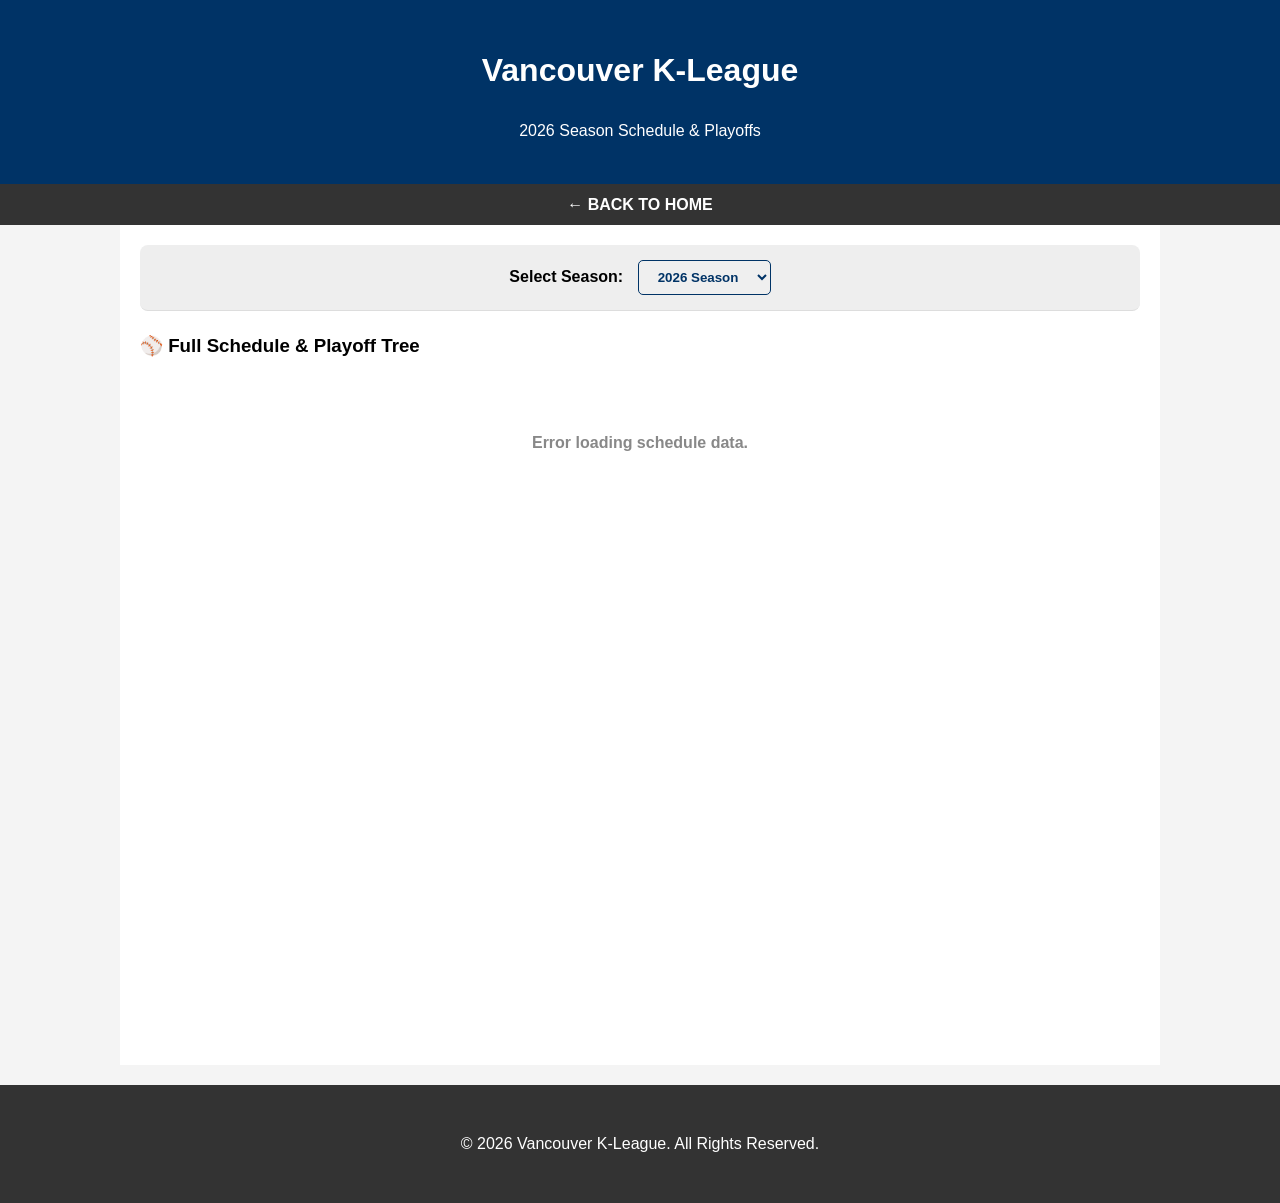
<file: schedule.html>
<!DOCTYPE html>
<html lang="en">
<head>
    <meta charset="UTF-8">
    <meta name="viewport" content="width=device-width, initial-scale=1.0">
    <title>Vancouver K-League | Full Schedule</title>
    <style>
        body { font-family: 'Arial', sans-serif; line-height: 1.6; margin: 0; padding: 0; background-color: #f4f4f4; }
        header { background: #003366; color: #ffffff; padding: 1.5rem; text-align: center; }
        nav { background: #333; color: #fff; padding: 0.5rem; text-align: center; }
        nav a { color: #fff; margin: 0 15px; text-decoration: none; font-weight: bold; }
        .container { padding: 20px; max-width: 1000px; margin: auto; background: #fff; min-height: 800px; }
        
        /* Season Selection Bar */
        .season-bar { background: #eee; padding: 15px; text-align: center; border-bottom: 1px solid #ddd; margin-bottom: 20px; border-radius: 8px; }
        #year-select { padding: 8px 15px; border-radius: 5px; border: 1px solid #003366; font-weight: bold; cursor: pointer; color: #003366; }

        table { width:100%; border-collapse: collapse; text-align: center; margin-top: 20px; }
        th, td { border: 1px solid #ddd; padding: 12px 8px; font-size: 0.9rem; }
        th { background: #f8f9fa; font-weight: bold; }
        
        /* Playoff Step Badges */
        .po-badge { display: inline-block; padding: 3px 10px; border-radius: 15px; font-size: 0.7rem; font-weight: bold; color: white; margin-right: 8px; vertical-align: middle; text-transform: uppercase; }
        .badge-wc { background-color: #0288d1; }
        .badge-sf { background-color: #ef6c00; }
        .badge-final { background-color: #d32f2f; }
        .badge-3rd { background-color: #607d8b; }
        .badge-default { background-color: #555; }

        /* Seed Rank Badges */
        .seed-badge { display: inline-block; padding: 1px 6px; border-radius: 4px; font-size: 0.75rem; color: white; margin-right: 5px; font-weight: bold; }
        
        footer { text-align: center; padding: 30px; background: #333; color: #fff; margin-top: 20px; }
        .loading { text-align: center; padding: 50px; color: #888; font-weight: bold; }
    </style>
</head>
<body>

<header>
    <h1>Vancouver K-League</h1>
    <p id="header-subtitle">2026 Season Schedule & Playoffs</p>
</header>

<nav><a href="index.html">← BACK TO HOME</a></nav>

<div class="container">
    <div class="season-bar">
        <label style="margin-right:10px; font-weight:bold;">Select Season:</label>
        <select id="year-select" onchange="changeYear(this.value)">
            <option value="2026" selected>2026 Season</option>
            <option value="2025">2025 Season</option>
        </select>
    </div>

    <h3>⚾ Full Schedule & Playoff Tree</h3>
    <div id="loading-msg" class="loading" style="display:none;">Loading data...</div>
    <div id="table-wrapper" style="overflow-x: auto;">
        <table id="full-table">
            <thead>
                <tr><th>Date & Time</th><th>Field</th><th>Matchup</th><th>Score</th></tr>
            </thead>
            <tbody id="full-schedule-body"></tbody>
        </table>
    </div>
</div>

<footer><p>© 2026 Vancouver K-League. All Rights Reserved.</p></footer>

<script>
    const sheetId = '1TGVBZmql3c0jwu1DPGLH3fzqU5m3IjqCVuD2XX2i1zc';
    let currentYear = '2026';

    function formatTeamName(name) {
        if (!name) return '';
        return name.replace(/\[(.*?)\]/g, (match, p1) => {
            let color = '#78909c'; 
            if (p1.includes('1')) color = '#D4AF37'; 
            if (p1.includes('2')) color = '#A9A9A9'; 
            if (p1.includes('3')) color = '#CD7F32'; 
            return `<span class="seed-badge" style="background:${color}">${p1}</span>`;
        });
    }

    function changeYear(y) {
        currentYear = y;
        document.getElementById('header-subtitle').innerText = `${y} Season Schedule & Playoffs`;
        loadSchedule();
    }

    function loadSchedule() {
        const tbody = document.getElementById('full-schedule-body');
        const loading = document.getElementById('loading-msg');
        const table = document.getElementById('full-table');

        tbody.innerHTML = '';
        loading.style.display = 'block';
        table.style.display = 'none';

        const sheetName = (currentYear === '2026') ? 'Schedule(일정)' : `Schedule_${currentYear}`;
        const url = `https://docs.google.com/spreadsheets/d/${sheetId}/gviz/tq?tqx=out:json&sheet=${encodeURIComponent(sheetName)}`;

        fetch(url).then(r => r.text()).then(d => {
            const json = JSON.parse(d.substr(47).slice(0, -2));
            const rows = json.table.rows;
            
            rows.forEach(row => {
                const c = row.c;
                if (!c || !c[3] || !c[3].v) return;

                const tr = document.createElement('tr');
                const note = c[6] ? (c[6].f || c[6].v || '').trim() : '';
                const noteUpper = note.toUpperCase();

                if (note.length > 0) tr.style.backgroundColor = '#fffdec';

                let badgeClass = 'badge-default';
                if (noteUpper.includes('WILD') || noteUpper.includes('WC')) badgeClass = 'badge-wc';
                else if (noteUpper.includes('SF') || noteUpper.includes('SEMI')) badgeClass = 'badge-sf';
                else if (noteUpper.includes('FINAL')) badgeClass = 'badge-final';
                else if (noteUpper.includes('3RD') || noteUpper.includes('4TH')) badgeClass = 'badge-3rd';

                const awayTeam = formatTeamName(c[3] ? (c[3].f || c[3].v) : '');
                const homeTeam = formatTeamName(c[4] ? (c[4].f || c[4].v) : '');
                
                const matchupHTML = `
                    <div style="display:flex; justify-content:center; align-items:center; flex-wrap:wrap; gap:6px;">
                        ${note ? `<span class="po-badge ${badgeClass}">${note}</span>` : ''}
                        <span><span style="font-size:0.65rem; font-weight:normal; color:#666; border:1px solid #ccc; border-radius:3px; padding:1px 3px; margin-right:4px;">Away</span><strong>${awayTeam}</strong></span>
                        <span style="font-size:0.8rem; font-weight:normal; color:#aaa;">vs</span>
                        <span><span style="font-size:0.65rem; font-weight:normal; color:#d32f2f; border:1px solid #d32f2f; border-radius:3px; padding:1px 3px; margin-right:4px;">Home</span><strong style="color:#003366;">${homeTeam}</strong></span>
                    </div>`;

                tr.innerHTML = `
                    <td style="width:20%; font-size:0.8rem; vertical-align:middle;">${c[0]?(c[0].f||c[0].v):''}<br><span style="color:#888;">${c[1]?(c[1].f||c[1].v):''}</span></td>
                    <td style="width:20%; font-size:0.8rem; vertical-align:middle;">${c[2]?(c[2].f||c[2].v):''}</td>
                    <td style="width:48%; text-align:center; vertical-align:middle;">
                        ${matchupHTML}
                    </td>
                    <td style="width:12%; color:red; font-weight:bold; vertical-align:middle;">${c[5]?(c[5].f||c[5].v):'-'}</td>
                `;
                tbody.appendChild(tr);
            });
            
            loading.style.display = 'none';
            table.style.display = 'table';
        }).catch(e => {
            console.error(e);
            loading.innerText = "Error loading schedule data.";
        });
    }

    loadSchedule();
</script>

</body>
</html>
</file>
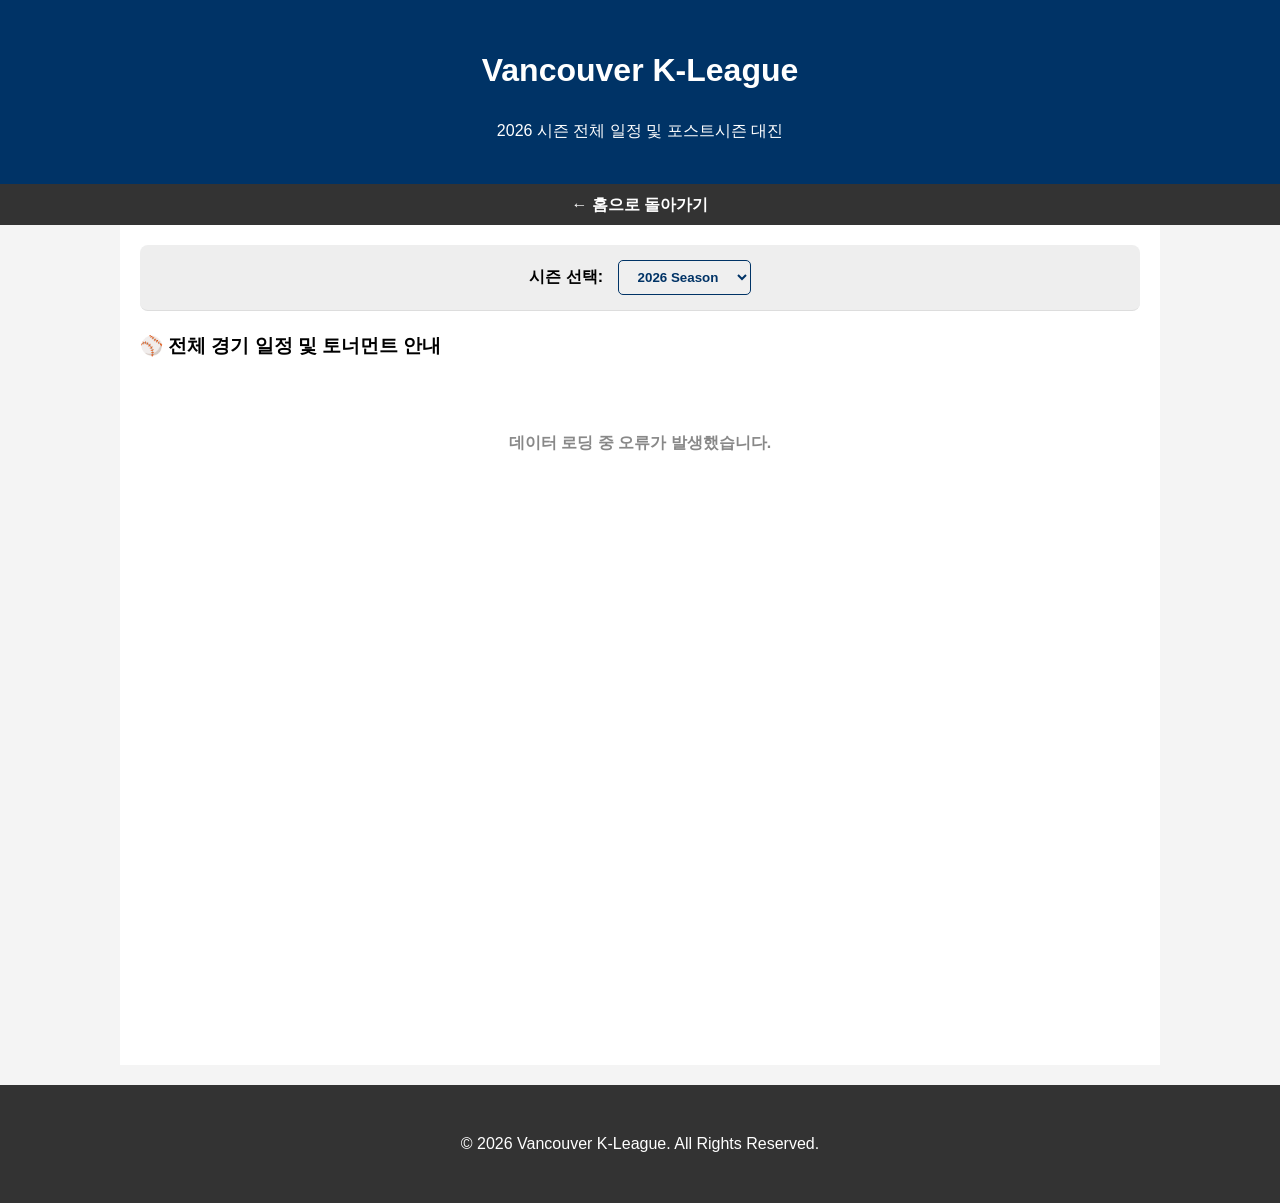
<file: schedule_ko.html>
<!DOCTYPE html>
<html lang="ko">
<head>
    <meta charset="UTF-8">
    <meta name="viewport" content="width=device-width, initial-scale=1.0">
    <title>밴쿠버 K-League | 전체 일정 및 대진표</title>
    <style>
        body { font-family: 'Arial', sans-serif; line-height: 1.6; margin: 0; padding: 0; background-color: #f4f4f4; }
        header { background: #003366; color: #ffffff; padding: 1.5rem; text-align: center; }
        nav { background: #333; color: #fff; padding: 0.5rem; text-align: center; }
        nav a { color: #fff; margin: 0 15px; text-decoration: none; font-weight: bold; }
        .container { padding: 20px; max-width: 1000px; margin: auto; background: #fff; min-height: 800px; }
        
        /* 시즌 선택 바 스타일 */
        .season-bar { background: #eee; padding: 15px; text-align: center; border-bottom: 1px solid #ddd; margin-bottom: 20px; border-radius: 8px; }
        #year-select { padding: 8px 15px; border-radius: 5px; border: 1px solid #003366; font-weight: bold; cursor: pointer; color: #003366; }

        table { width:100%; border-collapse: collapse; text-align: center; margin-top: 20px; }
        th, td { border: 1px solid #ddd; padding: 12px 8px; font-size: 0.9rem; }
        th { background: #f8f9fa; font-weight: bold; }
        
        /* 포스트시즌 단계별 배지 스타일 */
        .po-badge { display: inline-block; padding: 3px 10px; border-radius: 15px; font-size: 0.7rem; font-weight: bold; color: white; margin-right: 8px; vertical-align: middle; text-transform: uppercase; }
        .badge-wc { background-color: #0288d1; }
        .badge-sf { background-color: #ef6c00; }
        .badge-final { background-color: #d32f2f; }
        .badge-3rd { background-color: #607d8b; }
        .badge-default { background-color: #555; }

        /* 정규시즌 시드 순위 배지 */
        .seed-badge { display: inline-block; padding: 1px 6px; border-radius: 4px; font-size: 0.75rem; color: white; margin-right: 5px; font-weight: bold; }
        
        footer { text-align: center; padding: 30px; background: #333; color: #fff; margin-top: 20px; }
        .loading { text-align: center; padding: 50px; color: #888; font-weight: bold; }
    </style>
</head>
<body>

<header>
    <h1>Vancouver K-League</h1>
    <p id="header-subtitle">2026 시즌 전체 일정 및 포스트시즌 대진</p>
</header>

<nav><a href="ko.html">← 홈으로 돌아가기</a></nav>

<div class="container">
    <div class="season-bar">
        <label style="margin-right:10px; font-weight:bold;">시즌 선택:</label>
        <select id="year-select" onchange="changeYear(this.value)">
            <option value="2026" selected>2026 Season</option>
            <option value="2025">2025 Season</option>
        </select>
    </div>

    <h3>⚾ 전체 경기 일정 및 토너먼트 안내</h3>
    <div id="loading-msg" class="loading" style="display:none;">데이터를 불러오는 중...</div>
    <div id="table-wrapper" style="overflow-x: auto;">
        <table id="full-table">
            <thead>
                <tr><th>날짜 & 시간</th><th>구장</th><th>대진 (Matchup)</th><th>결과</th></tr>
            </thead>
            <tbody id="full-schedule-body"></tbody>
        </table>
    </div>
</div>

<footer><p>© 2026 Vancouver K-League. All Rights Reserved.</p></footer>

<script>
    const sheetId = '1TGVBZmql3c0jwu1DPGLH3fzqU5m3IjqCVuD2XX2i1zc';
    let currentYear = '2026';

    function formatTeamName(name) {
        if (!name) return '';
        // [1], [2] 같은 시드 표시 처리
        return name.replace(/\[(.*?)\]/g, (match, p1) => {
            let color = '#78909c'; 
            if (p1.includes('1')) color = '#D4AF37'; 
            if (p1.includes('2')) color = '#A9A9A9'; 
            if (p1.includes('3')) color = '#CD7F32'; 
            return `<span class="seed-badge" style="background:${color}">${p1}</span>`;
        });
    }

    function changeYear(y) {
        currentYear = y;
        document.getElementById('header-subtitle').innerText = `${y} 시즌 전체 일정 및 포스트시즌 대진`;
        loadSchedule();
    }

    function loadSchedule() {
        const tbody = document.getElementById('full-schedule-body');
        const loading = document.getElementById('loading-msg');
        const table = document.getElementById('full-table');

        tbody.innerHTML = '';
        loading.style.display = 'block';
        table.style.display = 'none';

        // 연도별 시트 이름 설정
        const sheetName = (currentYear === '2026') ? 'Schedule(일정)' : `Schedule_${currentYear}`;
        const url = `https://docs.google.com/spreadsheets/d/${sheetId}/gviz/tq?tqx=out:json&sheet=${encodeURIComponent(sheetName)}`;

        fetch(url).then(r => r.text()).then(d => {
            const json = JSON.parse(d.substr(47).slice(0, -2));
            const rows = json.table.rows;
            
            rows.forEach(row => {
                const c = row.c;
                if (!c || !c[3] || !c[3].v) return; // Away팀 정보 없으면 건너뜀

                const tr = document.createElement('tr');
                const note = c[6] ? (c[6].f || c[6].v || '').trim() : '';
                const noteUpper = note.toUpperCase();

                if (note.length > 0) tr.style.backgroundColor = '#fffdec';

                // 배지 카테고리 판별
                let badgeClass = 'badge-default';
                if (noteUpper.includes('WILD') || noteUpper.includes('WC') || note.includes('와일드')) {
                    badgeClass = 'badge-wc';
                } else if (noteUpper.includes('SF') || noteUpper.includes('SEMI') || note.includes('준결승')) {
                    badgeClass = 'badge-sf';
                } else if (noteUpper.includes('FINAL') || note.includes('결승')) {
                    badgeClass = 'badge-final';
                } else if (noteUpper.includes('3RD') || note.includes('3-4위')) {
                    badgeClass = 'badge-3rd';
                }

                const awayTeam = formatTeamName(c[3] ? (c[3].f || c[3].v) : '');
                const homeTeam = formatTeamName(c[4] ? (c[4].f || c[4].v) : '');
                
                const matchupHTML = `
                    <div style="display:flex; justify-content:center; align-items:center; flex-wrap:wrap; gap:6px;">
                        ${note ? `<span class="po-badge ${badgeClass}">${note}</span>` : ''}
                        <span><span style="font-size:0.65rem; font-weight:normal; color:#666; border:1px solid #ccc; border-radius:3px; padding:1px 3px; margin-right:4px;">Away</span><strong>${awayTeam}</strong></span>
                        <span style="font-size:0.8rem; font-weight:normal; color:#aaa;">vs</span>
                        <span><span style="font-size:0.65rem; font-weight:normal; color:#d32f2f; border:1px solid #d32f2f; border-radius:3px; padding:1px 3px; margin-right:4px;">Home</span><strong style="color:#003366;">${homeTeam}</strong></span>
                    </div>`;

                tr.innerHTML = `
                    <td style="width:20%; font-size:0.8rem; vertical-align:middle;">${c[0]?(c[0].f||c[0].v):''}<br><span style="color:#888;">${c[1]?(c[1].f||c[1].v):''}</span></td>
                    <td style="width:20%; font-size:0.8rem; vertical-align:middle;">${c[2]?(c[2].f||c[2].v):''}</td>
                    <td style="width:48%; text-align:center; vertical-align:middle;">
                        ${matchupHTML}
                    </td>
                    <td style="width:12%; color:red; font-weight:bold; vertical-align:middle;">${c[5]?(c[5].f||c[5].v):'-'}</td>
                `;
                tbody.appendChild(tr);
            });
            
            loading.style.display = 'none';
            table.style.display = 'table';
        }).catch(e => {
            console.error(e);
            loading.innerText = "데이터 로딩 중 오류가 발생했습니다.";
        });
    }

    // 초기 로드
    loadSchedule();
</script>

</body>
</html>
</file>
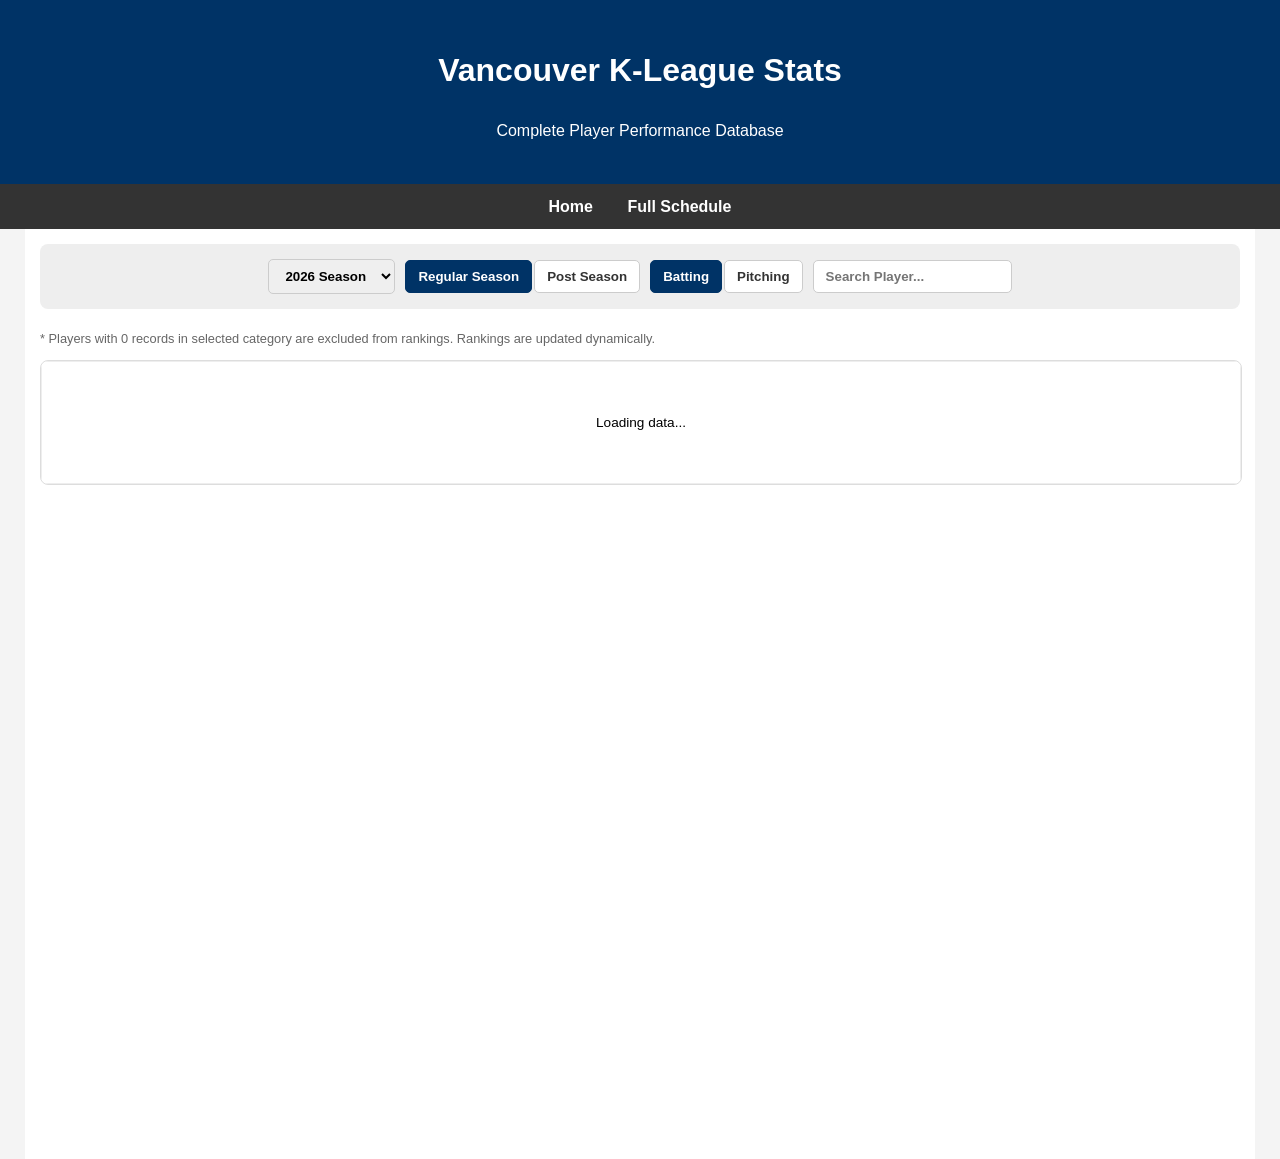
<file: stats.html>
<!DOCTYPE html>
<html lang="en">
<head>
    <meta charset="UTF-8">
    <meta name="viewport" content="width=device-width, initial-scale=1.0">
    <title>Vancouver K-League | Player Stats</title>
    <style>
        body { font-family: 'Arial', sans-serif; line-height: 1.6; margin: 0; padding: 0; background-color: #f4f4f4; }
        header { background: #003366; color: #ffffff; padding: 1.5rem; text-align: center; }
        nav { background: #333; color: #fff; padding: 10px; text-align: center; }
        nav a { color: #fff; margin: 0 15px; text-decoration: none; font-weight: bold; }
        .container { padding: 15px; max-width: 1200px; margin: auto; background: #fff; min-height: 100vh; }
        .controls { background: #eee; padding: 15px; border-radius: 8px; margin-bottom: 20px; display: flex; flex-wrap: wrap; gap: 10px; align-items: center; justify-content: center; }
        .btn-group { display: flex; gap: 2px; }
        select, button, #search-input { padding: 8px 12px; border-radius: 5px; border: 1px solid #ccc; font-weight: bold; cursor: pointer; }
        button.active { background: #003366; color: white; border-color: #003366; }
        button.inactive { background: white; color: #333; }
        .stats-scroll-container { width: 100%; overflow-x: auto; -webkit-overflow-scrolling: touch; border: 1px solid #ddd; border-radius: 8px; margin-top: 10px; }
        table { width: 100%; border-collapse: collapse; min-width: 950px; }
        .player-info-sticky { position: sticky; left: 0; z-index: 5; background-color: #ffffff !important; box-shadow: 2px 0 5px rgba(0,0,0,0.1); width: 180px !important; min-width: 180px; padding-left: 10px !important; }
        th.player-info-sticky { z-index: 11; background-color: #f8f9fa !important; }
        td, th { white-space: nowrap; padding: 12px 8px; border: 1px solid #eee; text-align: center; font-size: 0.85rem; }
        th { background: #f8f9fa; cursor: pointer; }
        .val-highlight { color: #d32f2f; font-weight: bold; background-color: #fff9f9; }
        .player-info { display: flex; flex-direction: column; text-align: left; }
        .p-name { font-weight: bold; color: #003366; }
        .p-team { font-size: 0.75rem; color: #888; }
        .rank-tag { font-size: 0.7rem; color: #d32f2f; font-weight: 900; background: #ffeeee; padding: 1px 4px; border-radius: 4px; margin-right: 5px; }
    </style>
</head>
<body>

<header>
    <h1>Vancouver K-League Stats</h1>
    <p>Complete Player Performance Database</p>
</header>

<nav>
    <a href="index.html">Home</a>
    <a href="schedule.html">Full Schedule</a>
</nav>

<div class="container">
    <div class="controls">
        <select id="year-select" onchange="changeYear(this.value)">
            <option value="2026" selected>2026 Season</option>
            <option value="2025">2025 Season</option>
        </select>
        <div class="btn-group">
            <button id="btn-Reg" class="active" onclick="switchSeason('Reg')">Regular Season</button>
            <button id="btn-Post" class="inactive" onclick="switchSeason('Post')">Post Season</button>
        </div>
        <div class="btn-group">
            <button id="btn-Hitter" class="active" onclick="switchCategory('Hitter')">Batting</button>
            <button id="btn-Pitcher" class="inactive" onclick="switchCategory('Pitcher')">Pitching</button>
        </div>
        <input type="text" id="search-input" placeholder="Search Player..." onkeyup="filterTable()">
    </div>

    <p style="font-size: 0.8rem; color: #666; margin-bottom: 10px;">
        * Players with 0 records in selected category are excluded from rankings. Rankings are updated dynamically.
    </p>

    <div class="stats-scroll-container">
        <table id="stats-table">
            <thead id="table-head"></thead>
            <tbody id="table-body"></tbody>
        </table>
    </div>
</div>

<script>
    const sheetId = '1TGVBZmql3c0jwu1DPGLH3fzqU5m3IjqCVuD2XX2i1zc';
    let currentYear = '2026';
    let currentSeason = 'Reg';
    let currentCategory = 'Hitter';
    let allData = [];
    let sortColIdx = 0; 

    function changeYear(y) { currentYear = y; loadData(); }
    function switchSeason(s) {
        currentSeason = s;
        document.getElementById('btn-Reg').className = (s === 'Reg' ? 'active' : 'inactive');
        document.getElementById('btn-Post').className = (s === 'Post' ? 'active' : 'inactive');
        loadData();
    }
    function switchCategory(c) {
        currentCategory = c;
        sortColIdx = 0; 
        document.getElementById('btn-Hitter').className = (c === 'Hitter' ? 'active' : 'inactive');
        document.getElementById('btn-Pitcher').className = (c === 'Pitcher' ? 'active' : 'inactive');
        renderTable();
    }
    function changeSort(idx) { sortColIdx = idx; renderTable(); }

    function getOrdinal(n) {
        let s = ["th", "st", "nd", "rd"], v = n % 100;
        return n + (s[(v - 20) % 10] || s[v] || s[0]);
    }

    const hCols = [
        {label: 'AVG', id: 'BATTING AVERAGE', fix: 3},
        {label: 'HR', id: 'HOME RUNS'},
        {label: 'RBI', id: 'RUNS BATTED IN'},
        {label: 'OPS', id: 'ON-BASE PERCENTAGE + SLUGGING PERCENTAGE', fix: 3},
        {label: 'H', id: 'HITS'},
        {label: 'OBP', id: 'ON-BASE PERCENTAGE', fix: 3}
    ];
    const pCols = [
        {label: 'ERA', id: 'EARNED RUN AVERAGE', fix: 2},
        {label: 'W', id: 'WINS'},
        {label: 'IP', id: 'INNINGS PITCHED', fix: 1},
        {label: 'SO', id: 'STRIKEOUTS'},
        {label: 'R', id: 'RUNS ALLOWED'},
        {label: 'WHIP', id: 'WALKS HITS INNINGS PITCHED', fix: 3},
        {label: 'H', id: 'HITS ALLOWED'}
    ];

    function loadData() {
        const body = document.getElementById('table-body');
        body.innerHTML = '<tr><td colspan="10" style="padding:50px;">Loading data...</td></tr>';
        const sheetName = (currentYear === '2026') ? `Stats_${currentSeason}` : `Stats_${currentYear}_${currentSeason}`;
        
        fetch(`https://docs.google.com/spreadsheets/d/${sheetId}/gviz/tq?tqx=out:json&sheet=${encodeURIComponent(sheetName)}`)
            .then(r => r.text()).then(d => {
                const data = JSON.parse(d.substr(47).slice(0, -2)).table;
                const headers = data.cols.map(col => (col.label || '').toUpperCase().trim());
                const rows = data.rows;
                const getIdx = (name) => headers.findIndex(h => h === name || h.includes(name));

                allData = rows.map(r => {
                    const gv = (idx) => (idx > -1 && r.c && r.c[idx] && r.c[idx].v !== null) ? r.c[idx].v : '';
                    let first = String(gv(getIdx('FIRST NAME'))).trim();
                    let last = String(gv(getIdx('LAST NAME'))).trim();
                    let full = String(gv(getIdx('PLAYER'))).trim();
                    let name = full || ((first && last && first !== last) ? first + " " + last : first || last || "Unknown");
                    
                    let paIdx = getIdx('PA');
                    if(paIdx === -1) paIdx = getIdx('PLATE APPEARANCES');

                    return {
                        name: name.replace(/null/g, '').trim(),
                        team: gv(getIdx('TEAM')) || 'K-League',
                        ip: parseFloat(gv(getIdx('INNINGS PITCHED'))) || 0,
                        atBats: parseFloat(gv(getIdx('AT BATS'))) || 0,
                        pa: parseFloat(gv(paIdx)) || 0, 
                        hitterStats: hCols.map(c => ({ val: parseFloat(gv(getIdx(c.id))) || 0 })),
                        pitcherStats: pCols.map(c => {
                            const searchId = (c.id === 'HITS ALLOWED' || c.id === 'H') ? 'HITS' : c.id;
                            return { val: parseFloat(gv(getIdx(searchId))) || 0 };
                        })
                    };
                });
                renderTable();
            });
    }

    function renderTable() {
        const head = document.getElementById('table-head');
        const body = document.getElementById('table-body');
        if (!allData.length) return;
        head.innerHTML = ''; body.innerHTML = '';

        let displayData = [...allData];
        const activeCols = currentCategory === 'Hitter' ? hCols : pCols;
        const colId = activeCols[sortColIdx].id;
        const lowIsBetter = ['EARNED RUN AVERAGE', 'WALKS HITS INNINGS PITCHED', 'RUNS ALLOWED', 'HITS ALLOWED'];
        const isRatioMetric = ['BATTING AVERAGE', 'ON-BASE PERCENTAGE + SLUGGING PERCENTAGE', 'ON-BASE PERCENTAGE', 'EARNED RUN AVERAGE', 'WALKS HITS INNINGS PITCHED'];

        if (currentCategory === 'Pitcher') {
            displayData = displayData.filter(d => d.ip > 0);
        } else {
            displayData = displayData.filter(d => d.pa > 0 || d.atBats > 0);
        }

        displayData.sort((a, b) => {
            const valA = currentCategory === 'Hitter' ? a.hitterStats[sortColIdx].val : a.pitcherStats[sortColIdx].val;
            const valB = currentCategory === 'Hitter' ? b.hitterStats[sortColIdx].val : b.pitcherStats[sortColIdx].val;
            
            if (isRatioMetric.includes(colId)) {
                // 시즌에 따라 25타석/8이닝 vs 1타석/1이닝 자동 연동
                let targetPa = (currentSeason === 'Reg') ? 25 : 1;
                let targetIp = (currentSeason === 'Reg') ? 8 : 1;

                let isQualifiedA = currentCategory === 'Hitter' ? a.pa >= targetPa : a.ip >= targetIp;
                let isQualifiedB = currentCategory === 'Hitter' ? b.pa >= targetPa : b.ip >= targetIp;

                if (isQualifiedA && !isQualifiedB) return -1;
                if (!isQualifiedA && isQualifiedB) return 1;
            }

            if (valA !== valB) {
                if (lowIsBetter.includes(colId)) return valA - valB;
                return valB - valA;
            }
            return 0;
        });

        let headerHtml = `<tr><th class="player-info-sticky">Rank / Player</th>`;
        activeCols.forEach((c, idx) => {
            headerHtml += `<th onclick="changeSort(${idx})">${c.label}${sortColIdx === idx ? ' ▼' : ''}</th>`;
        });
        head.innerHTML = headerHtml + `</tr>`;

        let runningRank = 1;
        displayData.forEach((d) => {
            const tr = document.createElement('tr');
            const stats = currentCategory === 'Hitter' ? d.hitterStats : d.pitcherStats;
            const val = stats[sortColIdx].val;

            // 시즌에 따라 자격 기준 자동 연동
            let targetPa = (currentSeason === 'Reg') ? 25 : 1;
            let targetIp = (currentSeason === 'Reg') ? 8 : 1;

            let hasQualification = currentCategory === 'Hitter' ? d.pa >= targetPa : d.ip >= targetIp;
            const isCumulative = ['HOME RUNS', 'RUNS BATTED IN', 'WINS', 'STRIKEOUTS', 'HITS', 'INNINGS PITCHED'];
            
            if (isCumulative.includes(colId) && val > 0) {
                hasQualification = true;
            }

            const rankDisplay = hasQualification ? `<span class="rank-tag">${getOrdinal(runningRank++)}</span>` : '<span class="rank-tag" style="background:#eee; color:#666;">Unq</span>';

            let statsHtml = '';
            stats.forEach((s, idx) => {
                const activeColDef = activeCols[idx];
                statsHtml += `<td class="${idx === sortColIdx ? 'val-highlight' : ''}">${(activeColDef.fix !== undefined) ? s.val.toFixed(activeColDef.fix) : s.val}</td>`;
            });

            tr.innerHTML = `<td class="player-info-sticky"><div class="player-info"><span class="p-name">${rankDisplay}${d.name}</span><span class="p-team">${d.team}</span></div></td>${statsHtml}`;
            body.appendChild(tr);
        });
    }

    function filterTable() {
        const input = document.getElementById('search-input').value.toUpperCase();
        const rows = document.getElementById('table-body').getElementsByTagName('tr');
        for (let i = 0; i < rows.length; i++) {
            const nameCell = rows[i].querySelector('.p-name');
            if (nameCell) {
                const txt = nameCell.textContent || nameCell.innerText;
                rows[i].style.display = txt.toUpperCase().includes(input) ? "" : "none";
            }
        }
    }
    loadData();
</script>
</body>
</html>
</file>
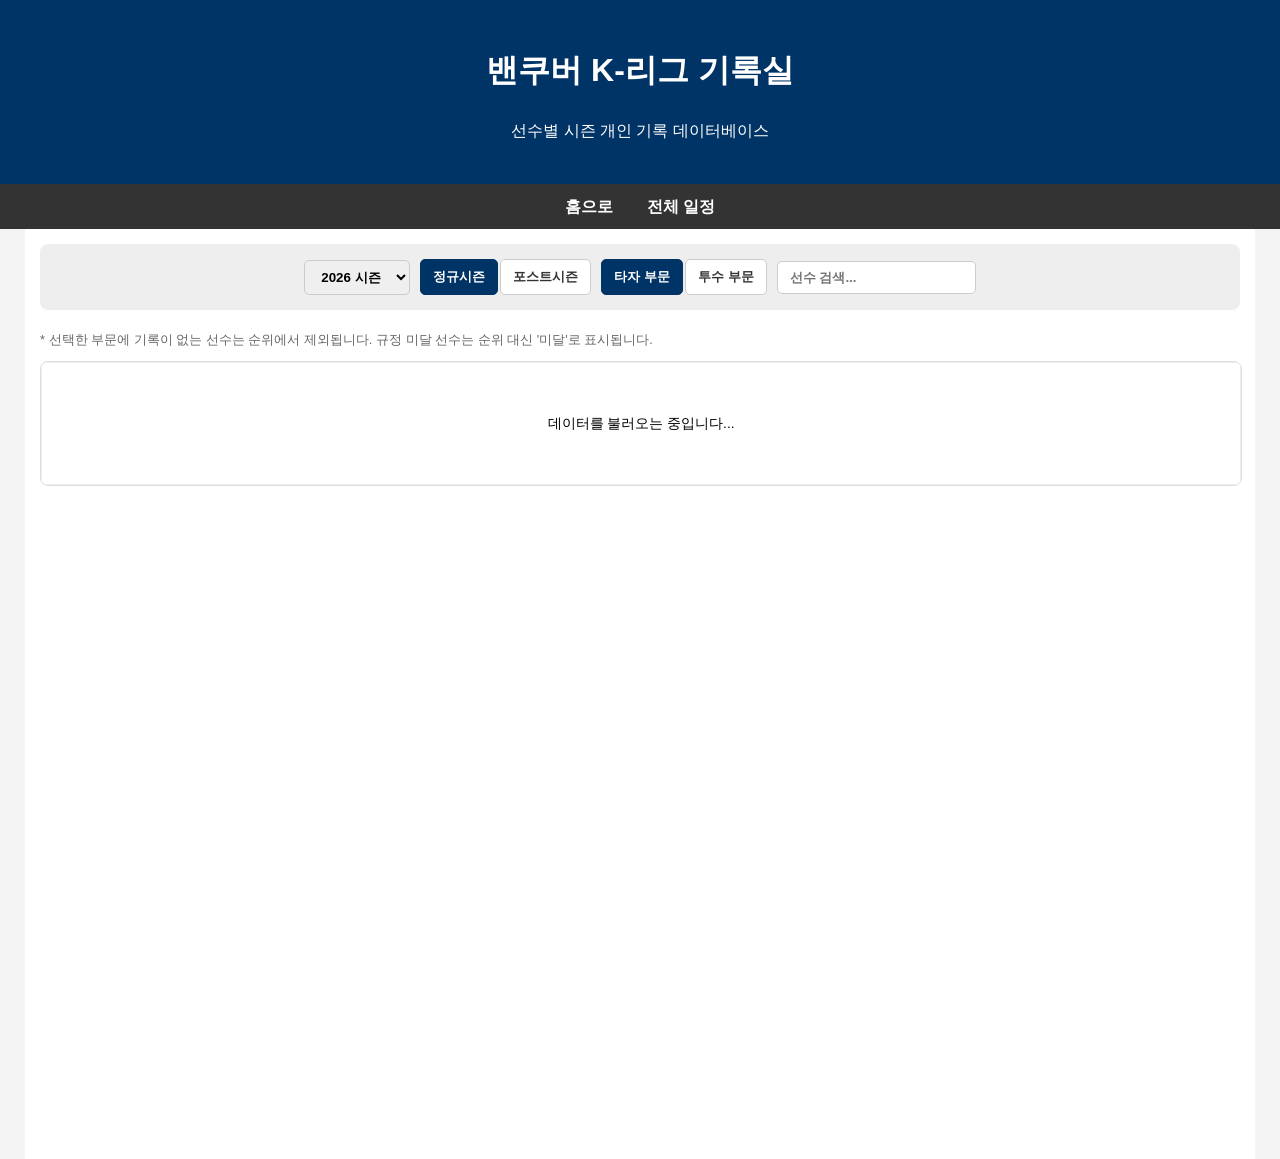
<file: stats_ko.html>
<!DOCTYPE html>
<html lang="ko">
<head>
    <meta charset="UTF-8">
    <meta name="viewport" content="width=device-width, initial-scale=1.0">
    <title>밴쿠버 K-리그 | 선수 기록실</title>
    <style>
        body { font-family: 'Arial', sans-serif; line-height: 1.6; margin: 0; padding: 0; background-color: #f4f4f4; }
        header { background: #003366; color: #ffffff; padding: 1.5rem; text-align: center; }
        nav { background: #333; color: #fff; padding: 10px; text-align: center; }
        nav a { color: #fff; margin: 0 15px; text-decoration: none; font-weight: bold; }
        .container { padding: 15px; max-width: 1200px; margin: auto; background: #fff; min-height: 100vh; }
        .controls { background: #eee; padding: 15px; border-radius: 8px; margin-bottom: 20px; display: flex; flex-wrap: wrap; gap: 10px; align-items: center; justify-content: center; }
        .btn-group { display: flex; gap: 2px; }
        select, button, #search-input { padding: 8px 12px; border-radius: 5px; border: 1px solid #ccc; font-weight: bold; cursor: pointer; }
        button.active { background: #003366; color: white; border-color: #003366; }
        button.inactive { background: white; color: #333; }
        .stats-scroll-container { width: 100%; overflow-x: auto; -webkit-overflow-scrolling: touch; border: 1px solid #ddd; border-radius: 8px; margin-top: 10px; }
        table { width: 100%; border-collapse: collapse; min-width: 950px; }
        .player-info-sticky { position: sticky; left: 0; z-index: 5; background-color: #ffffff !important; box-shadow: 2px 0 5px rgba(0,0,0,0.1); width: 180px !important; min-width: 180px; padding-left: 10px !important; }
        th.player-info-sticky { z-index: 11; background-color: #f8f9fa !important; }
        td, th { white-space: nowrap; padding: 12px 8px; border: 1px solid #eee; text-align: center; font-size: 0.85rem; }
        th { background: #f8f9fa; cursor: pointer; }
        .val-highlight { color: #d32f2f; font-weight: bold; background-color: #fff9f9; }
        .player-info { display: flex; flex-direction: column; text-align: left; }
        .p-name { font-weight: bold; color: #003366; }
        .p-team { font-size: 0.75rem; color: #888; }
        .rank-tag { font-size: 0.7rem; color: #d32f2f; font-weight: 900; background: #ffeeee; padding: 1px 4px; border-radius: 4px; margin-right: 5px; }
    </style>
</head>
<body>

<header>
    <h1>밴쿠버 K-리그 기록실</h1>
    <p>선수별 시즌 개인 기록 데이터베이스</p>
</header>

<nav>
    <a href="ko.html">홈으로</a>
    <a href="schedule_ko.html">전체 일정</a>
</nav>

<div class="container">
    <div class="controls">
        <select id="year-select" onchange="changeYear(this.value)">
            <option value="2026" selected>2026 시즌</option>
            <option value="2025">2025 시즌</option>
        </select>
        <div class="btn-group">
            <button id="btn-Reg" class="active" onclick="switchSeason('Reg')">정규시즌</button>
            <button id="btn-Post" class="inactive" onclick="switchSeason('Post')">포스트시즌</button>
        </div>
        <div class="btn-group">
            <button id="btn-Hitter" class="active" onclick="switchCategory('Hitter')">타자 부문</button>
            <button id="btn-Pitcher" class="inactive" onclick="switchCategory('Pitcher')">투수 부문</button>
        </div>
        <input type="text" id="search-input" placeholder="선수 검색..." onkeyup="filterTable()">
    </div>

    <p style="font-size: 0.8rem; color: #666; margin-bottom: 10px;">
        * 선택한 부문에 기록이 없는 선수는 순위에서 제외됩니다. 규정 미달 선수는 순위 대신 '미달'로 표시됩니다.
    </p>

    <div class="stats-scroll-container">
        <table id="stats-table">
            <thead id="table-head"></thead>
            <tbody id="table-body"></tbody>
        </table>
    </div>
</div>

<script>
    const sheetId = '1TGVBZmql3c0jwu1DPGLH3fzqU5m3IjqCVuD2XX2i1zc';
    let currentYear = '2026';
    let currentSeason = 'Reg';
    let currentCategory = 'Hitter';
    let allData = [];
    let sortColIdx = 0; 

    function changeYear(y) { currentYear = y; loadData(); }
    function switchSeason(s) {
        currentSeason = s;
        document.getElementById('btn-Reg').className = (s === 'Reg' ? 'active' : 'inactive');
        document.getElementById('btn-Post').className = (s === 'Post' ? 'active' : 'inactive');
        loadData();
    }
    function switchCategory(c) {
        currentCategory = c;
        sortColIdx = 0; 
        document.getElementById('btn-Hitter').className = (c === 'Hitter' ? 'active' : 'inactive');
        document.getElementById('btn-Pitcher').className = (c === 'Pitcher' ? 'active' : 'inactive');
        renderTable();
    }
    function changeSort(idx) { sortColIdx = idx; renderTable(); }

    const hCols = [
        {label: '타율(AVG)', id: 'BATTING AVERAGE', fix: 3},
        {label: '홈런(HR)', id: 'HOME RUNS'},
        {label: '타점(RBI)', id: 'RUNS BATTED IN'},
        {label: 'OPS', id: 'ON-BASE PERCENTAGE + SLUGGING PERCENTAGE', fix: 3},
        {label: '안타(H)', id: 'HITS'},
        {label: '출루율(OBP)', id: 'ON-BASE PERCENTAGE', fix: 3}
    ];
    const pCols = [
        {label: '평균자책점(ERA)', id: 'EARNED RUN AVERAGE', fix: 2},
        {label: '다승(W)', id: 'WINS'},
        {label: '이닝(IP)', id: 'INNINGS PITCHED', fix: 1},
        {label: '탈삼진(SO)', id: 'STRIKEOUTS'},
        {label: '실점(R)', id: 'RUNS ALLOWED'},
        {label: 'WHIP', id: 'WALKS HITS INNINGS PITCHED', fix: 3},
        {label: '피안타(H)', id: 'HITS ALLOWED'}
    ];

    function loadData() {
        const body = document.getElementById('table-body');
        body.innerHTML = '<tr><td colspan="10" style="padding:50px;">데이터를 불러오는 중입니다...</td></tr>';
        const sheetName = (currentYear === '2026') ? `Stats_${currentSeason}` : `Stats_${currentYear}_${currentSeason}`;
        
        fetch(`https://docs.google.com/spreadsheets/d/${sheetId}/gviz/tq?tqx=out:json&sheet=${encodeURIComponent(sheetName)}`)
            .then(r => r.text()).then(d => {
                const data = JSON.parse(d.substr(47).slice(0, -2)).table;
                const headers = data.cols.map(col => (col.label || '').toUpperCase().trim());
                const rows = data.rows;
                const getIdx = (name) => headers.findIndex(h => h === name || h.includes(name));

                allData = rows.map(r => {
                    const gv = (idx) => (idx > -1 && r.c && r.c[idx] && r.c[idx].v !== null) ? r.c[idx].v : '';
                    let first = String(gv(getIdx('FIRST NAME'))).trim();
                    let last = String(gv(getIdx('LAST NAME'))).trim();
                    let full = String(gv(getIdx('PLAYER'))).trim();
                    let name = full || ((first && last && first !== last) ? first + " " + last : first || last || "Unknown");
                    
                    let paIdx = getIdx('PA');
                    if(paIdx === -1) paIdx = getIdx('PLATE APPEARANCES');

                    return {
                        name: name.replace(/null/g, '').trim(),
                        team: gv(getIdx('TEAM')) || 'K-League',
                        ip: parseFloat(gv(getIdx('INNINGS PITCHED'))) || 0,
                        atBats: parseFloat(gv(getIdx('AT BATS'))) || 0,
                        pa: parseFloat(gv(paIdx)) || 0, 
                        hitterStats: hCols.map(c => ({ val: parseFloat(gv(getIdx(c.id))) || 0 })),
                        pitcherStats: pCols.map(c => {
                            const searchId = (c.id === 'HITS ALLOWED' || c.id === 'H') ? 'HITS' : c.id;
                            return { val: parseFloat(gv(getIdx(searchId))) || 0 };
                        })
                    };
                });
                renderTable();
            });
    }

    function renderTable() {
        const head = document.getElementById('table-head');
        const body = document.getElementById('table-body');
        if (!allData.length) return;
        head.innerHTML = ''; body.innerHTML = '';

        let displayData = [...allData];
        const activeCols = currentCategory === 'Hitter' ? hCols : pCols;
        const colId = activeCols[sortColIdx].id;
        const lowIsBetter = ['EARNED RUN AVERAGE', 'WALKS HITS INNINGS PITCHED', 'RUNS ALLOWED', 'HITS ALLOWED'];
        const isRatioMetric = ['BATTING AVERAGE', 'ON-BASE PERCENTAGE + SLUGGING PERCENTAGE', 'ON-BASE PERCENTAGE', 'EARNED RUN AVERAGE', 'WALKS HITS INNINGS PITCHED'];

        if (currentCategory === 'Pitcher') {
            displayData = displayData.filter(d => d.ip > 0);
        } else {
            displayData = displayData.filter(d => d.pa > 0 || d.atBats > 0);
        }

        displayData.sort((a, b) => {
            const valA = currentCategory === 'Hitter' ? a.hitterStats[sortColIdx].val : a.pitcherStats[sortColIdx].val;
            const valB = currentCategory === 'Hitter' ? b.hitterStats[sortColIdx].val : b.pitcherStats[sortColIdx].val;
            
            if (isRatioMetric.includes(colId)) {
                // 시즌(정규 vs 포스트)에 따라 거름망 타석/이닝 기준 자동 전환
                let targetPa = (currentSeason === 'Reg') ? 25 : 1;
                let targetIp = (currentSeason === 'Reg') ? 8 : 1;

                let isQualifiedA = currentCategory === 'Hitter' ? a.pa >= targetPa : a.ip >= targetIp;
                let isQualifiedB = currentCategory === 'Hitter' ? b.pa >= targetPa : b.ip >= targetIp;

                if (isQualifiedA && !isQualifiedB) return -1;
                if (!isQualifiedA && isQualifiedB) return 1;
            }

            if (valA !== valB) {
                if (lowIsBetter.includes(colId)) return valA - valB;
                return valB - valA;
            }
            return 0;
        });

        let headerHtml = `<tr><th class="player-info-sticky">순위 / 선수명</th>`;
        activeCols.forEach((c, idx) => {
            headerHtml += `<th onclick="changeSort(${idx})">${c.label}${sortColIdx === idx ? ' ▼' : ''}</th>`;
        });
        head.innerHTML = headerHtml + `</tr>`;

        let runningRank = 1;
        displayData.forEach((d) => {
            const tr = document.createElement('tr');
            const stats = currentCategory === 'Hitter' ? d.hitterStats : d.pitcherStats;
            const val = stats[sortColIdx].val;

            // 시즌 유형에 따른 타석/이닝 자격 요건 동적 지정
            let targetPa = (currentSeason === 'Reg') ? 25 : 1;
            let targetIp = (currentSeason === 'Reg') ? 8 : 1;

            let hasQualification = currentCategory === 'Hitter' ? d.pa >= targetPa : d.ip >= targetIp;
            const isCumulative = ['HOME RUNS', 'RUNS BATTED IN', 'WINS', 'STRIKEOUTS', 'HITS', 'INNINGS PITCHED'];
            
            if (isCumulative.includes(colId) && val > 0) {
                hasQualification = true;
            }

            const rankDisplay = hasQualification ? `<span class="rank-tag">${runningRank++}위</span>` : '<span class="rank-tag" style="background:#eee; color:#666;">미달</span>';

            let statsHtml = '';
            stats.forEach((s, idx) => {
                const activeColDef = activeCols[idx];
                statsHtml += `<td class="${idx === sortColIdx ? 'val-highlight' : ''}">${(activeColDef.fix !== undefined) ? s.val.toFixed(activeColDef.fix) : s.val}</td>`;
            });

            tr.innerHTML = `<td class="player-info-sticky"><div class="player-info"><span class="p-name">${rankDisplay}${d.name}</span><span class="p-team">${d.team}</span></div></td>${statsHtml}`;
            body.appendChild(tr);
        });
    }

    function filterTable() {
        const input = document.getElementById('search-input').value.toUpperCase();
        const rows = document.getElementById('table-body').getElementsByTagName('tr');
        for (let i = 0; i < rows.length; i++) {
            const nameCell = rows[i].querySelector('.p-name');
            if (nameCell) {
                const txt = nameCell.textContent || nameCell.innerText;
                rows[i].style.display = txt.toUpperCase().includes(input) ? "" : "none";
            }
        }
    }
    loadData();
</script>
</body>
</html>
</file>
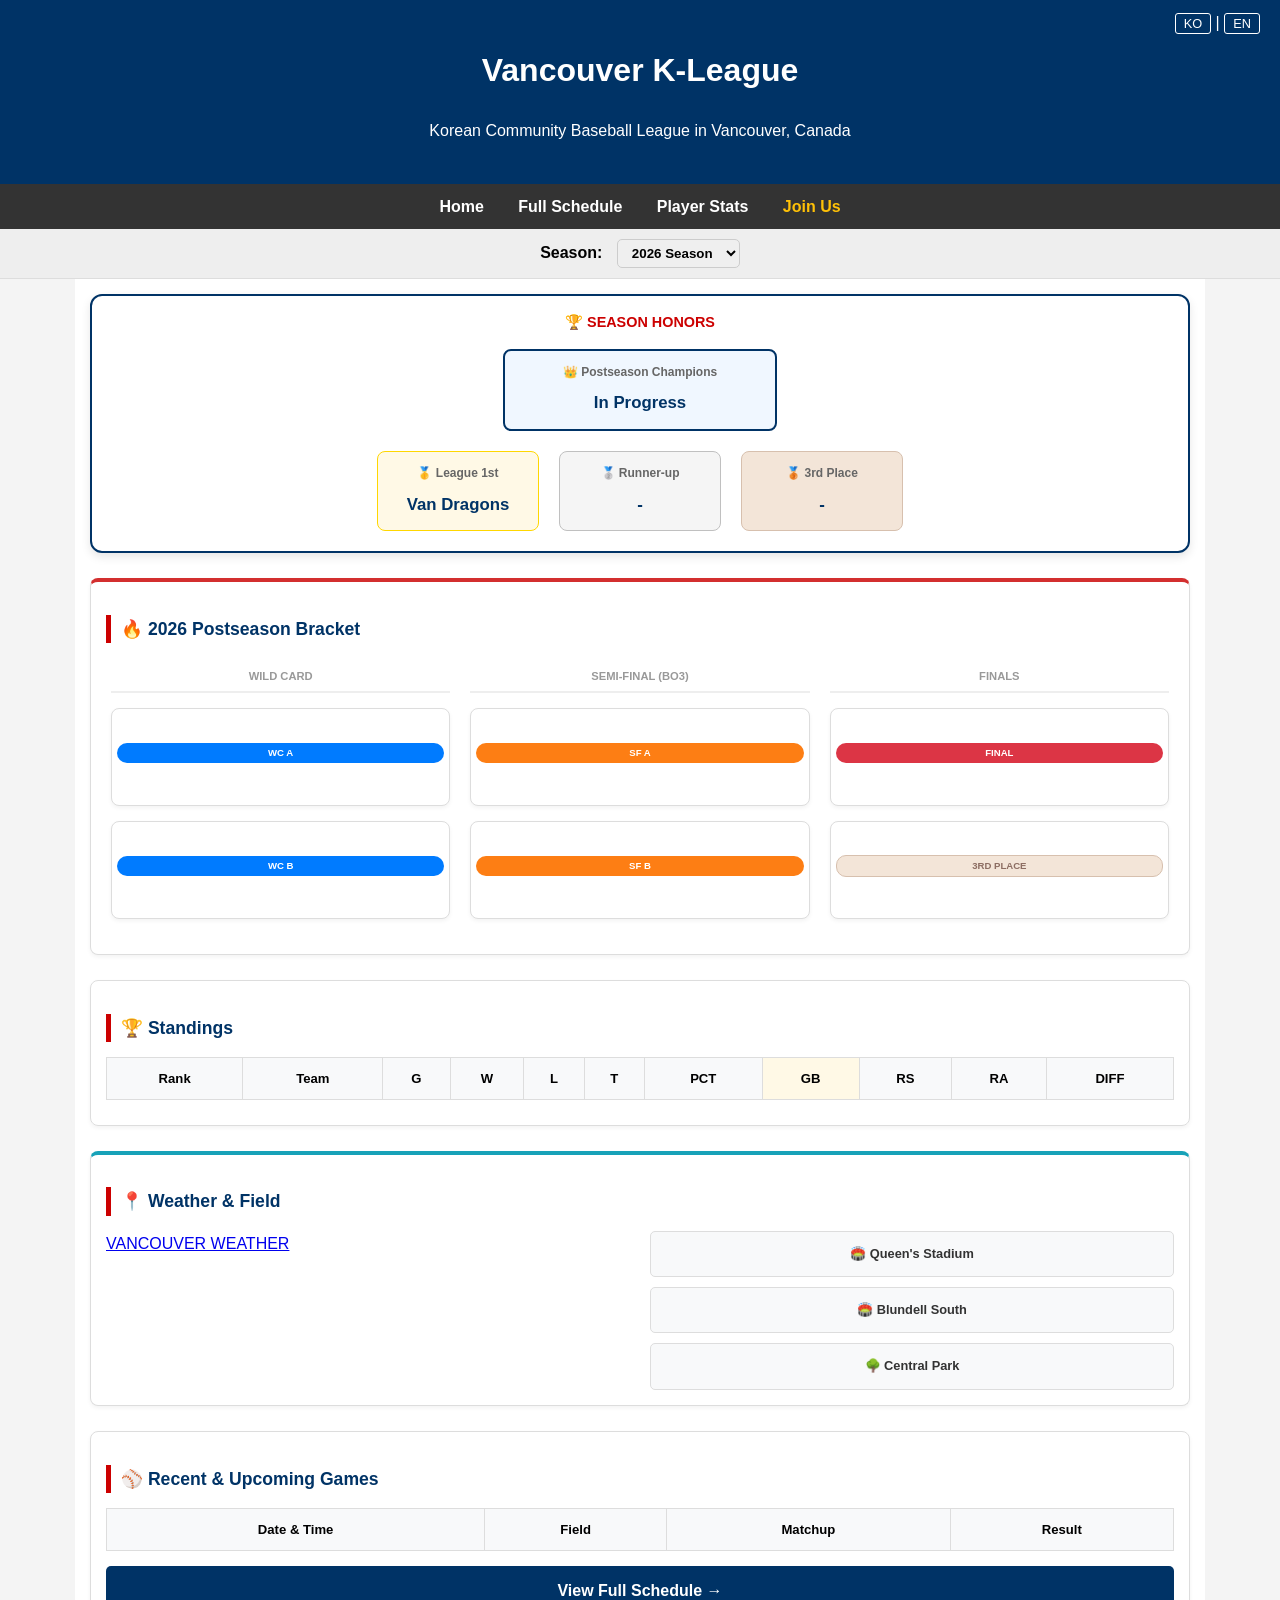
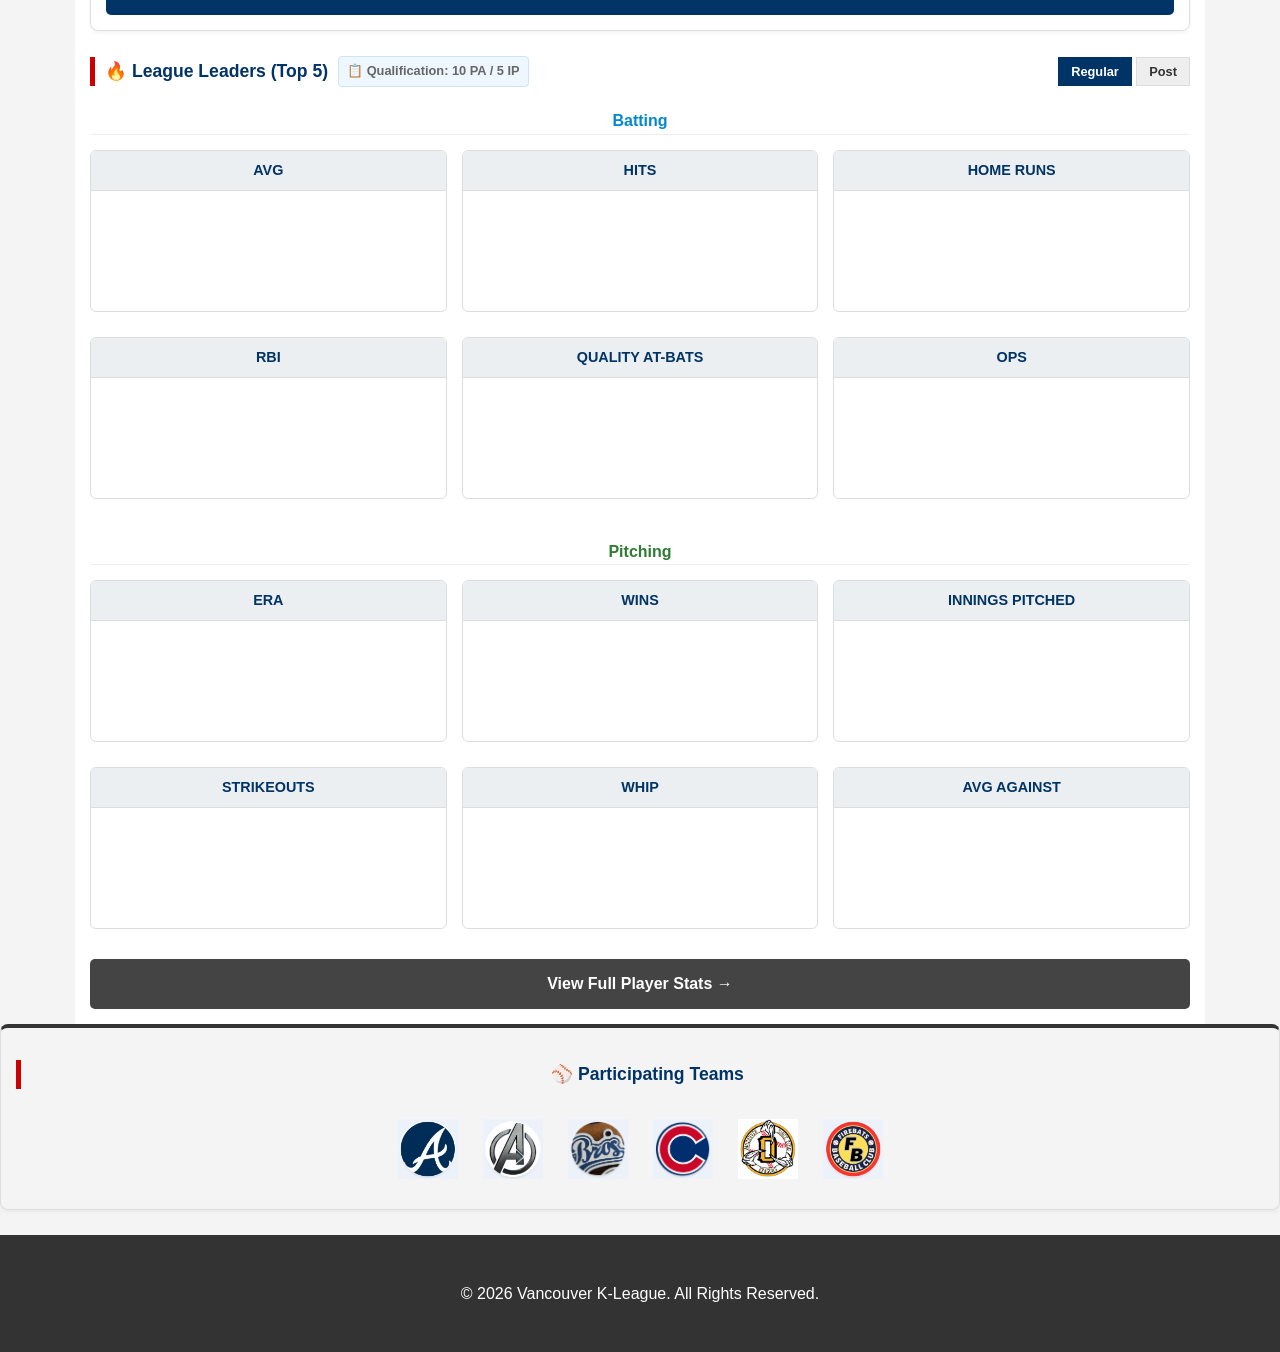
<file: test_en.html>
<!DOCTYPE html>
<html lang="en">
<head>
    <meta charset="UTF-8">
    <meta name="viewport" content="width=device-width, initial-scale=1.0">
    <title> Vancouver K-League | TEST PAGE </title>
    <link rel="stylesheet" href="style.css">
</head>
<body>

<header>
    <div class="lang-switch"><a href="ko.html">KO</a> | <a href="index.html">EN</a></div>
    <h1>Vancouver K-League</h1>
    <p>Korean Community Baseball League in Vancouver, Canada</p>
</header>

<nav>
    <a href="index.html">Home</a> 
    <a href="schedule.html">Full Schedule</a> 
    <a href="stats.html">Player Stats</a>
    <a href="join.html" style="color: #ffc107; font-weight: bold;">Join Us</a>
</nav>

<div style="background: #eee; padding: 10px; text-align: center; border-bottom: 1px solid #ddd;">
    <label for="season-select" style="font-weight: bold; margin-right: 10px;">Season:</label>
    <select id="season-select" onchange="changeYear(this.value)" style="padding: 5px 10px; border-radius: 5px; border: 1px solid #ccc; font-weight: bold; cursor: pointer;">
        <option value="2026" selected>2026 Season</option>
        <option value="2025">2025 Season</option>
    </select>
</div>

<div class="container">
    <div id="season-champions" class="champions-container" style="display:none;">
        <span class="champion-group-title">🏆 SEASON HONORS</span>
        <div class="champion-box gold crown">
            <span class="label">👑 Postseason Champions</span>
            <span id="p-post-1st" class="team-name">In Progress</span>
        </div>
        <div class="rank-boxes">
            <div class="champion-box gold">
                <span class="label">🥇 League 1st</span>
                <span id="p-reg-1st" class="team-name">In Progress</span>
            </div>
            <div class="champion-box silver">
                <span class="label">🥈 Runner-up</span>
                <span id="p-post-2nd" class="team-name">-</span>
            </div>
            <div class="champion-box bronze">
                <span class="label">🥉 3rd Place</span>
                <span id="p-post-3rd" class="team-name">-</span>
            </div>
        </div>
    </div>

    <div class="card" id="notice-card" style="display: none;">
        <h3>📢 Notice</h3>
        <div id="notice-content" style="font-weight: bold; color: #444; margin-bottom: 15px; white-space: pre-wrap;"></div>
        <a id="rulebook-link" href="#" target="_blank" style="display:none; padding: 10px 20px; background: #ff5722; color: white; text-decoration: none; border-radius: 5px; font-weight: bold; font-size: 0.85rem;">📖 View League Rule Book</a>
    </div>

    <div id="po-bracket-section" class="card" style="border-top: 4px solid #d32f2f; margin-top: 20px;">
    <h3 id="bracket-title">🔥 Postseason Bracket</h3>
    <div class="table-wrapper">
        <div class="bracket-wrapper">
        <div class="bracket-round">
            <div class="round-title">WILD CARD</div>
            <div class="match-box"><span class="match-tag wc">WC A</span><div class="match-teams" id="br-wca"></div></div>
            <div class="match-box"><span class="match-tag wc">WC B</span><div class="match-teams" id="br-wcb"></div></div>
        </div>

        <div class="bracket-round">
            <div class="round-title">SEMI-FINAL (BO3)</div>
            <div class="match-box">
                <span class="match-tag sf">SF A</span>
                <div class="match-teams bo3-list" id="br-sfa"></div>
            </div>
            <div class="match-box">
                <span class="match-tag sf">SF B</span>
                <div class="match-teams bo3-list" id="br-sfb"></div>
            </div>
        </div>

        <div class="bracket-round">
            <div class="round-title">FINALS</div>
            <div class="match-box final-highlight">
                <span class="match-tag final">FINAL</span>
                <div class="match-teams" id="br-final"></div>
            </div>
            <div class="match-box">
                <span class="match-tag bronze">3RD PLACE</span>
                <div class="match-teams" id="br-3rd"></div>
            </div>
        </div>
    </div>
</div> 
</div>
    <div class="card">
        <h3>🏆 Standings</h3>
        <div class="table-wrapper">
            <table id="standing-table">
                <thead>
                    <tr><th>Rank</th><th>Team</th><th>G</th><th>W</th><th>L</th><th>T</th><th>PCT</th><th style="background:#fff9e6;">GB</th><th>RS</th><th>RA</th><th>DIFF</th></tr>
                </thead>
                <tbody id="standing-body"></tbody>
            </table>
        </div>
    </div>

    <div class="card" style="border-top: 4px solid #17a2b8;">
    <h3>📍 Weather & Field </h3>
    <div style="display: grid; grid-template-columns: repeat(auto-fit, minmax(280px, 1fr)); gap: 20px;">
        <div>
            <a class="weatherwidget-io" href="https://forecast7.com/en/49d28n123d12/vancouver/" data-label_1="VANCOUVER" data-theme="pure">VANCOUVER WEATHER</a>
            <script>!function(d,s,id){var js,fjs=d.getElementsByTagName(s)[0];if(!d.getElementById(id)){js=d.createElement(s);js.id=id;js.src='https://weatherwidget.io/js/widget.min.js';fjs.parentNode.insertBefore(js,fjs);}}(document,'script','weatherwidget-io-js');</script>
        </div>
        <div style="display: flex; flex-direction: column; justify-content: center; gap: 10px;">
            <a href="https://www.google.com/maps/search/?api=1&query=Queen%27s+Park+Stadium+New+Westminster" target="_blank" class="btn-field">🏟️ Queen's Stadium</a>
            <a href="https://www.google.com/maps/search/?api=1&query=Blundell+Park+South+Richmond+BC" target="_blank" class="btn-field">🏟️ Blundell South</a>
            <a href="https://www.google.com/maps/search/?api=1&query=Central+Park+Baseball+Field+Burnaby" target="_blank" class="btn-field">🌳 Central Park</a>
        </div>
    </div>
    </div>

    <div class="card">
        <h3>⚾ Recent & Upcoming Games</h3>
        <div class="table-wrapper">
            <table id="schedule-table">
                <thead><tr><th>Date & Time</th><th>Field</th><th>Matchup</th><th>Result</th></tr></thead>
                <tbody id="schedule-body"></tbody>
            </table>
        </div>
        <a href="schedule.html" class="btn-more">View Full Schedule →</a>
    </div>

    <div style="display: flex; justify-content: space-between; align-items: center; margin-bottom: 15px; flex-wrap: wrap; gap: 10px;">
    <div style="display: flex; align-items: center; gap: 10px; flex-wrap: wrap;">
        <h3 style="margin: 0;">🔥 League Leaders (Top 5)</h3>
        <span style="font-size: 0.8rem; color: #666; background: #eef7ff; padding: 4px 8px; border-radius: 4px; border: 1px solid #cee5f2; font-weight: bold;">
            📋 Qualification: 10 PA / 5 IP
        </span>
    </div>
    <div class="toggle-container">
        <button id="btn-Reg" class="toggle-btn active" onclick="switchSeason('Reg')">Regular</button>
        <button id="btn-Post" class="toggle-btn inactive" onclick="switchSeason('Post')">Post</button>
    </div>
</div>
        <h4 style="color: #0288d1; text-align: center; border-bottom: 1px solid #eee; margin-bottom:15px;">Batting</h4>
        <div class="leader-grid" id="bat-grid">
            <div class="leader-category"><div class="leader-category-title">AVG</div><div id="avg-leaders"></div></div>
            <div class="leader-category"><div class="leader-category-title">HITS</div><div id="hits-leaders"></div></div>
            <div class="leader-category"><div class="leader-category-title">HOME RUNS</div><div id="hr-leaders"></div></div>
            <div class="leader-category"><div class="leader-category-title">RBI</div><div id="rbi-leaders"></div></div>
            <div class="leader-category"><div class="leader-category-title">QUALITY AT-BATS</div><div id="qab-leaders"></div></div>
            <div class="leader-category"><div class="leader-category-title">OPS</div><div id="ops-leaders"></div></div>
        </div>
        <h4 style="color: #2e7d32; text-align: center; border-bottom: 1px solid #eee; margin: 30px 0 15px 0;">Pitching</h4>
        <div class="leader-grid" id="pitching-grid">
            <div class="leader-category"><div class="leader-category-title">ERA</div><div id="era-leaders"></div></div>
            <div class="leader-category"><div class="leader-category-title">WINS</div><div id="win-leaders"></div></div>
            <div class="leader-category"><div class="leader-category-title">INNINGS PITCHED</div><div id="ip-leaders"></div></div>
            <div class="leader-category"><div class="leader-category-title">STRIKEOUTS</div><div id="so-leaders"></div></div>
            <div class="leader-category"><div class="leader-category-title">WHIP</div><div id="whip-leaders"></div></div>
            <div class="leader-category"><div class="leader-category-title">AVG AGAINST</div><div id="avga-leaders"></div></div>
        </div>
        <a href="stats.html" class="btn-more" style="background:#444;">View Full Player Stats →</a>
    </div>

    <div class="card" style="border-top: 4px solid #333; text-align: center;">
        <h3>⚾ Participating Teams</h3>
        <div style="display: flex; justify-content: center; flex-wrap: wrap; gap: 25px; padding: 15px 0;">
            <img src="logos/Arirang Rays.png" style="width:60px; height:60px; object-fit:contain;"><img src="logos/Van Avengers.png" style="width:60px; height:60px; object-fit:contain;"><img src="logos/Van Bros.png" style="width:60px; height:60px; object-fit:contain;"><img src="logos/Karis Cubs.png" style="width:60px; height:60px; object-fit:contain;"><img src="logos/Van Dragons.png" style="width:60px; height:60px; object-fit:contain;"><img src="logos/Fire Bats.png" style="width:60px; height:60px; object-fit:contain;">
        </div>
    </div>
</div>

<footer><p>© 2026 Vancouver K-League. All Rights Reserved.</p></footer>

<script>
    const sheetId = '1TGVBZmql3c0jwu1DPGLH3fzqU5m3IjqCVuD2XX2i1zc';
    let currentYear = '2026'; let currentSeason = 'Reg';

    const teamLogos = { "Van Avengers": "logos/Van Avengers.png", "Van Dragons": "logos/Van Dragons.png", "Karis Cubs": "logos/Karis Cubs.png", "Arirang Rays": "logos/Arirang Rays.png", "Fire Bats": "logos/Fire Bats.png", "FireBats": "logos/Fire Bats.png", "Van Bros": "logos/Van Bros.png" };
    const championData = { "2025": { reg1st: "Arirang Rays", post1st: "Arirang Rays", post2nd: "Karis Cubs", post3rd: "Van Dragons" }, "2026": { reg1st: "Van Dragons", post1st: "In Progress", post2nd: "-", post3rd: "-" } };

    function gv(r, i) { return (r && r.c && r.c[i]) ? (r.c[i].f || r.c[i].v || '') : ''; }
    function updateChampions(year) { const section = document.getElementById('season-champions'); const data = championData[year]; if (data) { section.style.display = 'block'; document.getElementById('p-reg-1st').innerText = data.reg1st; document.getElementById('p-post-1st').innerText = data.post1st; document.getElementById('p-post-2nd').innerText = data.post2nd; document.getElementById('p-post-3rd').innerText = data.post3rd; } else { section.style.display = 'none'; } }
    function changeYear(year) { currentYear = year; updateChampions(year); loadNotice(); loadStandings(); loadSchedule(); loadStats(); updateBracket(year); }
    function switchSeason(s) { currentSeason = s; document.getElementById('btn-Reg').className = 'toggle-btn ' + (s === 'Reg' ? 'active' : 'inactive'); document.getElementById('btn-Post').className = 'toggle-btn ' + (s === 'Post' ? 'active' : 'inactive'); loadStats(); }

    function loadNotice() {
        fetch(`https://docs.google.com/spreadsheets/d/${sheetId}/gviz/tq?tqx=out:json&sheet=Notice`).then(res => res.text()).then(t => {
            const data = JSON.parse(t.substr(47).slice(0, -2)).table.rows[0];
            const card = document.getElementById('notice-card');
            if(data && gv(data, 1).trim() !== '') { card.style.display = 'block'; document.getElementById('notice-content').innerText = gv(data, 1);
                const btn = document.getElementById('rulebook-link'); if(gv(data, 2)) { btn.href = gv(data, 2); btn.style.display = 'inline-block'; }
            } else { card.style.display = 'none'; }
        });
    }

    function loadStandings() {
    // 1. 드롭다운 선택 연도에 따라 시트 이름 결정
    const sheetName = (currentYear === '2026') ? 'Schedule(일정)' : `Schedule_${currentYear}`;
    
    fetch(`https://docs.google.com/spreadsheets/d/${sheetId}/gviz/tq?tqx=out:json&sheet=${encodeURIComponent(sheetName)}`)
    .then(res => res.text())
    .then(t => {
        const data = JSON.parse(t.substr(47).slice(0, -2)).table;
        
        // 팀 목록 및 스태츠 초기화
        const teams = ["Arirang Rays", "Van Avengers", "Van Bros", "Karis Cubs", "Van Dragons", "Fire Bats"];
        let stats = {}; 
        teams.forEach(t => { stats[t] = { name: t, g: 0, w: 0, l: 0, t: 0, rs: 0, ra: 0 }; });

        // 2. 데이터 계산
        data.rows.forEach((r, idx) => {
            // 정규리그 범위(엑셀 36행까지) 제한
            if (idx > 35) return; 

            let away = gv(r, 3).trim();
            let home = gv(r, 4).trim();
            const score = gv(r, 5) ? gv(r, 5).trim() : "";

            // 팀명 오타 보정
            if (away === "FireBats") away = "Fire Bats";
            if (home === "FireBats") home = "Fire Bats";

            // 스코어가 있는 경기만 승패 계산
            if (score && score.includes(':') && stats[away] && stats[home]) {
                const s = score.split(':').map(Number);
                if (!isNaN(s[0]) && !isNaN(s[1])) {
                    stats[away].rs += s[0]; stats[away].ra += s[1]; stats[away].g++;
                    stats[home].rs += s[1]; stats[home].ra += s[0]; stats[home].g++;
                    
                    if (s[0] > s[1]) { stats[away].w++; stats[home].l++; } 
                    else if (s[1] > s[0]) { stats[home].w++; stats[away].l++; } 
                    else { stats[away].t++; stats[home].t++; }
                }
            }
        });

        // 3. 정렬
        let standings = Object.values(stats);
        standings.sort((a, b) => (b.w / (b.w+b.l || 1)) - (a.w / (a.w+a.l || 1)) || (b.w - a.w) || (b.rs - b.ra) - (a.rs - a.ra));

        // 4. 화면 출력 (테이블 그리기)
        const leader = standings[0]; 
        const tb = document.getElementById('standing-body'); 
        if (!tb) return; // 테이블 바디가 없으면 종료
        
        tb.innerHTML = '';
        standings.forEach((s, idx) => {
            const pct = (s.w + s.l) === 0 ? 0 : s.w / (s.w + s.l);
            const gb = idx === 0 ? "-" : (((leader.w - s.w) + (s.l - leader.l)) / 2).toFixed(1);
            const diff = s.rs - s.ra;
            let logoPath = teamLogos[s.name] || teamLogos[s.name.replace(' ', '')];
            
            tb.innerHTML += `<tr>
                <td>${idx+1}</td>
                <td style="text-align:left; font-weight:bold;">
                    <img src="${logoPath}" style="width:18px; height:18px; vertical-align:middle; margin-right:5px; object-fit:contain;">${s.name}
                </td>
                <td>${s.g}</td><td>${s.w}</td><td>${s.l}</td><td>${s.t}</td>
                <td class="val-pct">${pct.toFixed(3)}</td>
                <td class="bg-gb">${gb}</td>
                <td>${s.rs}</td><td>${s.ra}</td>
                <td class="${diff>0?'diff-plus':(diff<0?'diff-minus':'')}">${diff>0?'+'+diff:diff}</td>
            </tr>`;
        });
    })
    .catch(err => console.error("데이터 로드 실패:", err));
}

    function loadSchedule() {
        const sheetName = (currentYear === '2026') ? 'Schedule(일정)' : `Schedule_${currentYear}`;
        fetch(`https://docs.google.com/spreadsheets/d/${sheetId}/gviz/tq?tqx=out:json&sheet=${encodeURIComponent(sheetName)}`).then(res => res.text()).then(t => {
            const data = JSON.parse(t.substr(47).slice(0, -2)).table;
            const tb = document.getElementById('schedule-body'); tb.innerHTML = '';
            const played = data.rows.filter(r => gv(r, 5) && gv(r, 5).includes(':') && gv(r, 3));
            const upcoming = data.rows.filter(r => (!gv(r, 5) || gv(r, 5) === '-' || gv(r, 5) === 'TBA') && gv(r, 3));
            const render = (r) => { 
            const awayT = gv(r, 3);
            const homeT = gv(r, 4);
            // 1. Skip MAKE UP games
            if (awayT.toUpperCase().includes('MAKE UP') || homeT.toUpperCase().includes('MAKE UP')) return;

            const note = gv(r, 6).trim(); 
            let bH = ''; 
            if(note){ 
                let bC = 'badge-default'; 
                // 2. Fix FINAL tag color (case-insensitive)
                if(note.toUpperCase().includes('WC')) bC='badge-wc'; 
                else if(note.toUpperCase().includes('SF')) bC='badge-sf'; 
                else if(note.toUpperCase().includes('FINAL')) bC='badge-final'; 
                bH = `<div class="po-badge-sm ${bC}">${note}</div><br>`; 
            }
            tb.innerHTML += `<tr><td style="color:#666; font-size:0.75rem;">${gv(r, 0)}<br>${gv(r, 1)}</td><td>${gv(r, 2)}</td><td style="text-align:center;">${bH}<div style="display:flex; justify-content:center; align-items:center; gap:8px;"><span><span class="tag-away">Away</span>${awayT}</span><span style="color:#bbb; font-weight:normal;">vs</span><span><span class="tag-home">Home</span>${homeT}</span></div></td><td class="score-display">${gv(r, 5) || '-'}</td></tr>`;
        };

        // 3. Display Results & Upcoming Games (Filtering out old upcoming games)
        if (played.length > 0) { 
            const lastD = gv(played[played.length-1], 0); 
            played.filter(r => gv(r, 0) === lastD).forEach(render); 
        }
        if (upcoming.length > 0) {
            const today = new Date().toISOString().split('T')[0].replace(/-/g, '.'); 
            const future = upcoming.filter(r => gv(r, 0) >= today); // Only shows games from today onwards
            if (future.length > 0) {
                const nextD = gv(future[0], 0);
                future.filter(r => gv(r, 0) === nextD).forEach(render);
            }
        }
        });
    }

    function loadStats() {
        let targetSheet = (currentYear === '2026') ? `Stats_${currentSeason}` : `Stats_${currentYear}_${currentSeason}`;
        fetch(`https://docs.google.com/spreadsheets/d/${sheetId}/gviz/tq?tqx=out:json&sheet=${encodeURIComponent(targetSheet)}`).then(res => res.text()).then(t => {
            const data = JSON.parse(t.substr(47).slice(0, -2)).table;
            const cols = data.cols.map(c => (c.label || '').toUpperCase().trim());
            const fi = (n) => cols.findIndex(c => c === n);
            const metrics = [
                {id: 'avg-leaders', n: 'BATTING AVERAGE', d: 3, asc: false}, {id: 'hits-leaders', n: 'HITS', d: 0, asc: false},
                {id: 'hr-leaders', n: 'HOME RUNS', d: 0, asc: false}, {id: 'rbi-leaders', n: 'RUNS BATTED IN', d: 0, asc: false},
                {id: 'qab-leaders', n: 'QUALITY AT-BATS', d: 0, asc: false}, {id: 'ops-leaders', n: 'ON-BASE PERCENTAGE + SLUGGING PERCENTAGE', d: 3, asc: false},
                {id: 'era-leaders', n: 'EARNED RUN AVERAGE', d: 2, asc: true}, {id: 'win-leaders', n: 'WINS', d: 0, asc: false},
                {id: 'ip-leaders', n: 'INNINGS PITCHED', d: 1, asc: false}, {id: 'so-leaders', n: 'STRIKEOUTS', d: 0, asc: false},
                {id: 'whip-leaders', n: 'WALKS HITS INNINGS PITCHED', d: 2, asc: true}, {id: 'avga-leaders', n: 'BATTING AVERAGE AGAINST', d: 3, asc: true}
            ];

            metrics.forEach(m => {
                const target = document.getElementById(m.id); if (!target) return;
                const vIdx = fi(m.n);
                
                let valid = (vIdx === -1) ? [] : data.rows.filter(r => {
                    const val = parseFloat(gv(r, vIdx)) || 0;
                    const ip = parseFloat(gv(r, fi('INNINGS PITCHED'))) || 0;
                    
                    let paIdx = fi('PA');
                    if(paIdx === -1) paIdx = fi('PLATE APPEARANCES');
                    const pa = parseFloat(gv(r, paIdx)) || 0;

                    if (['EARNED RUN AVERAGE', 'WALKS HITS INNINGS PITCHED', 'BATTING AVERAGE AGAINST'].includes(m.n)) {
                        return ip >= 5;
                    }
                    if (['BATTING AVERAGE', 'ON-BASE PERCENTAGE + SLUGGING PERCENTAGE'].includes(m.n)) {
                        return pa >= 10;
                    }
                    return val > 0;
                });
                
                valid.sort((a, b) => {
                    const valA = parseFloat(gv(a, vIdx)) || 0;
                    const valB = parseFloat(gv(b, vIdx)) || 0;
                    if (valA !== valB) {
                        return m.asc ? (valA - valB) : (valB - valA);
                    }
                    let paIdx = fi('PLATE APPEARANCES');
                    if (paIdx === -1) paIdx = fi('PA');
                    if (paIdx !== -1) {
                        const paA = parseFloat(gv(a, paIdx)) || 0;
                        const paB = parseFloat(gv(b, paIdx)) || 0;
                        if (paA !== paB) return paA - paB;
                    }
                    return 0;
                });
                
                if (valid.length === 0) {
                    target.innerHTML = `<div class="no-records">No records found</div>`;
                } else {
                    let html = `<table class="leader-table">`;
                    valid.slice(0, 5).forEach((r, i) => {
                        const f = gv(r, fi('FIRST NAME')), l = gv(r, fi('LAST NAME')), tm = gv(r, fi('TEAM'));
                        const name = (f && l && f !== l) ? f + ' ' + l : (l || f || "Unknown");
                        html += `<tr><td class="rank-col">${i+1}</td><td class="player-col"><span class="player-name">${name}</span><span class="player-team">${tm}</span></td><td class="value-col">${(parseFloat(gv(r, vIdx)) || 0).toFixed(m.d)}</td></tr>`;
                    });
                    html += `</table>`;
                    target.innerHTML = html;
                }
            });
        });
    }
    changeYear('2026');

    function updateBracket(year) {
    const section = document.getElementById('po-bracket-section');
    const title = document.getElementById('bracket-title');
    if (!section) return;

    section.style.display = 'block';
    if (title) title.innerText = `🔥 ${year} Postseason Bracket`;

    const sheetName = (year === '2026') ? 'Schedule(일정)' : `Schedule_${year}`;
    
    fetch(`https://docs.google.com/spreadsheets/d/${sheetId}/gviz/tq?tqx=out:json&sheet=${encodeURIComponent(sheetName)}&range=D37:G55`)
    .then(res => res.text())
    .then(t => {
        const data = JSON.parse(t.substr(47).slice(0, -2));
        const rows = data.table.rows;
        
        const gv = (r, i) => {
            if (!r || !r.c || !r.c[i]) return '';
            return r.c[i].f || r.c[i].v || '';
        };

        // 점수가 있으면 (8:15) 형태로, 없거나 '-'이면 (-) 형태로 표시
        const fmt = (v) => {
            if (!v || v === '-' || v === null) return "(-)";
            return `(${v})`;
        };

        let htmlWCA = '', htmlWCB = '', htmlSFA = '', htmlSFB = '', htmlFinal = '', html3rd = '';
        let cntA = 1, cntB = 1;

        rows.forEach(r => {
            const awayText = gv(r, 0).trim(); // D열: 팀명 혹은 '#6 Seed'
            const homeText = gv(r, 1).trim(); // E열: 팀명 혹은 '#3 Seed'
            const score = fmt(gv(r, 2));     // F열: 결과
            const note = gv(r, 3).toUpperCase(); // G열: 비고

            if (!awayText && !homeText) return;

            // 핵심: 시트에 적힌 텍스트를 그대로 연결 (예: #6 Seed vs #3 Seed)
            const matchHtml = `<div class="match-line"><span class="team-n">${awayText} vs ${homeText}</span><span class="score-n">${score}</span></div>`;

            if (note.includes('WILD CARD A') || (note.includes('WC') && note.includes('A'))) {
                htmlWCA = matchHtml;
            } else if (note.includes('WILD CARD B') || (note.includes('WC') && note.includes('B'))) {
                htmlWCB = matchHtml;
            } else if (note.includes('SEMI FINAL A') || (note.includes('SF') && note.includes('A'))) {
                // G3일 때만 (If nec.) 추가
                let suffix = (cntA === 3) ? ' <small style="font-size:0.75rem; color:#888;">(If nec.)</small>' : '';
                htmlSFA += `<div class="match-line"><span>G${cntA++}</span><span class="team-n">${awayText} vs ${homeText}${suffix}</span><span class="score-n">${score}</span></div>`;
            } else if (note.includes('SEMI FINAL B') || (note.includes('SF') && note.includes('B'))) {
                // G3일 때만 (If nec.) 추가
                let suffix = (cntB === 3) ? ' <small style="font-size:0.75rem; color:#888;">(If nec.)</small>' : '';
                htmlSFB += `<div class="match-line"><span>G${cntB++}</span><span class="team-n">${awayText} vs ${homeText}${suffix}</span><span class="score-n">${score}</span></div>`;
            } else if (note.includes('FINAL') && !note.includes('SEMI')) {
                htmlFinal = matchHtml;
            } else if (note.includes('3RD') || note.includes('3위')) {
                html3rd = matchHtml;
            }
        });

        // 결과 반영
        document.getElementById('br-wca').innerHTML = htmlWCA;
        document.getElementById('br-wcb').innerHTML = htmlWCB;
        document.getElementById('br-sfa').innerHTML = htmlSFA;
        document.getElementById('br-sfb').innerHTML = htmlSFB;
        document.getElementById('br-final').innerHTML = htmlFinal;
        if(document.getElementById('br-3rd')) document.getElementById('br-3rd').innerHTML = html3rd;
    })
    .catch(err => console.error("Bracket Error:", err));
}

// 페이지 로드 시 자동으로 실행되는 함수
    window.addEventListener('load', function() {
        // 현재 선택된 연도(currentYear)가 정의되어 있다면 해당 연도 대진표를 불러옵니다.
        if (typeof currentYear !== 'undefined') {
            updateBracket(currentYear);
        } else {
            updateBracket('2026'); // 변수가 없을 경우 기본값으로 2026 로드
        }
    });
    
</script>
</body>
</html>
</file>
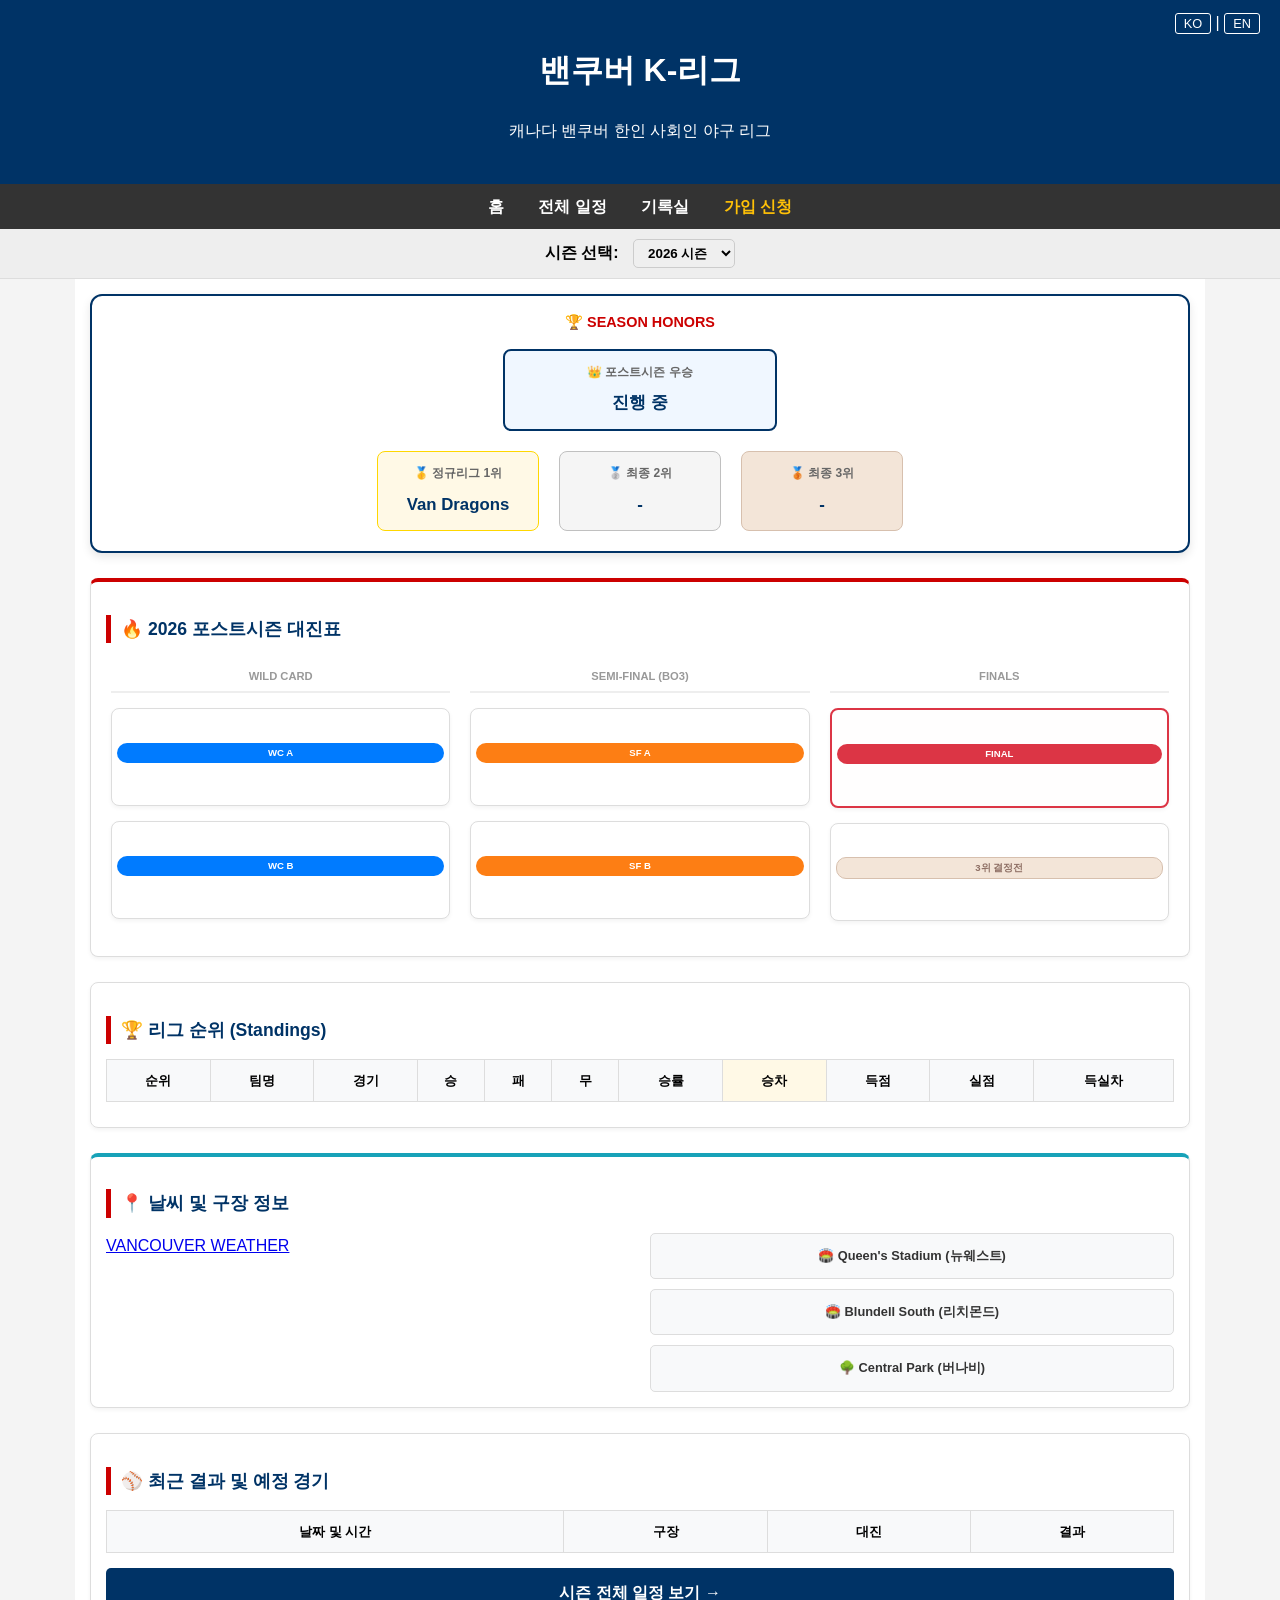
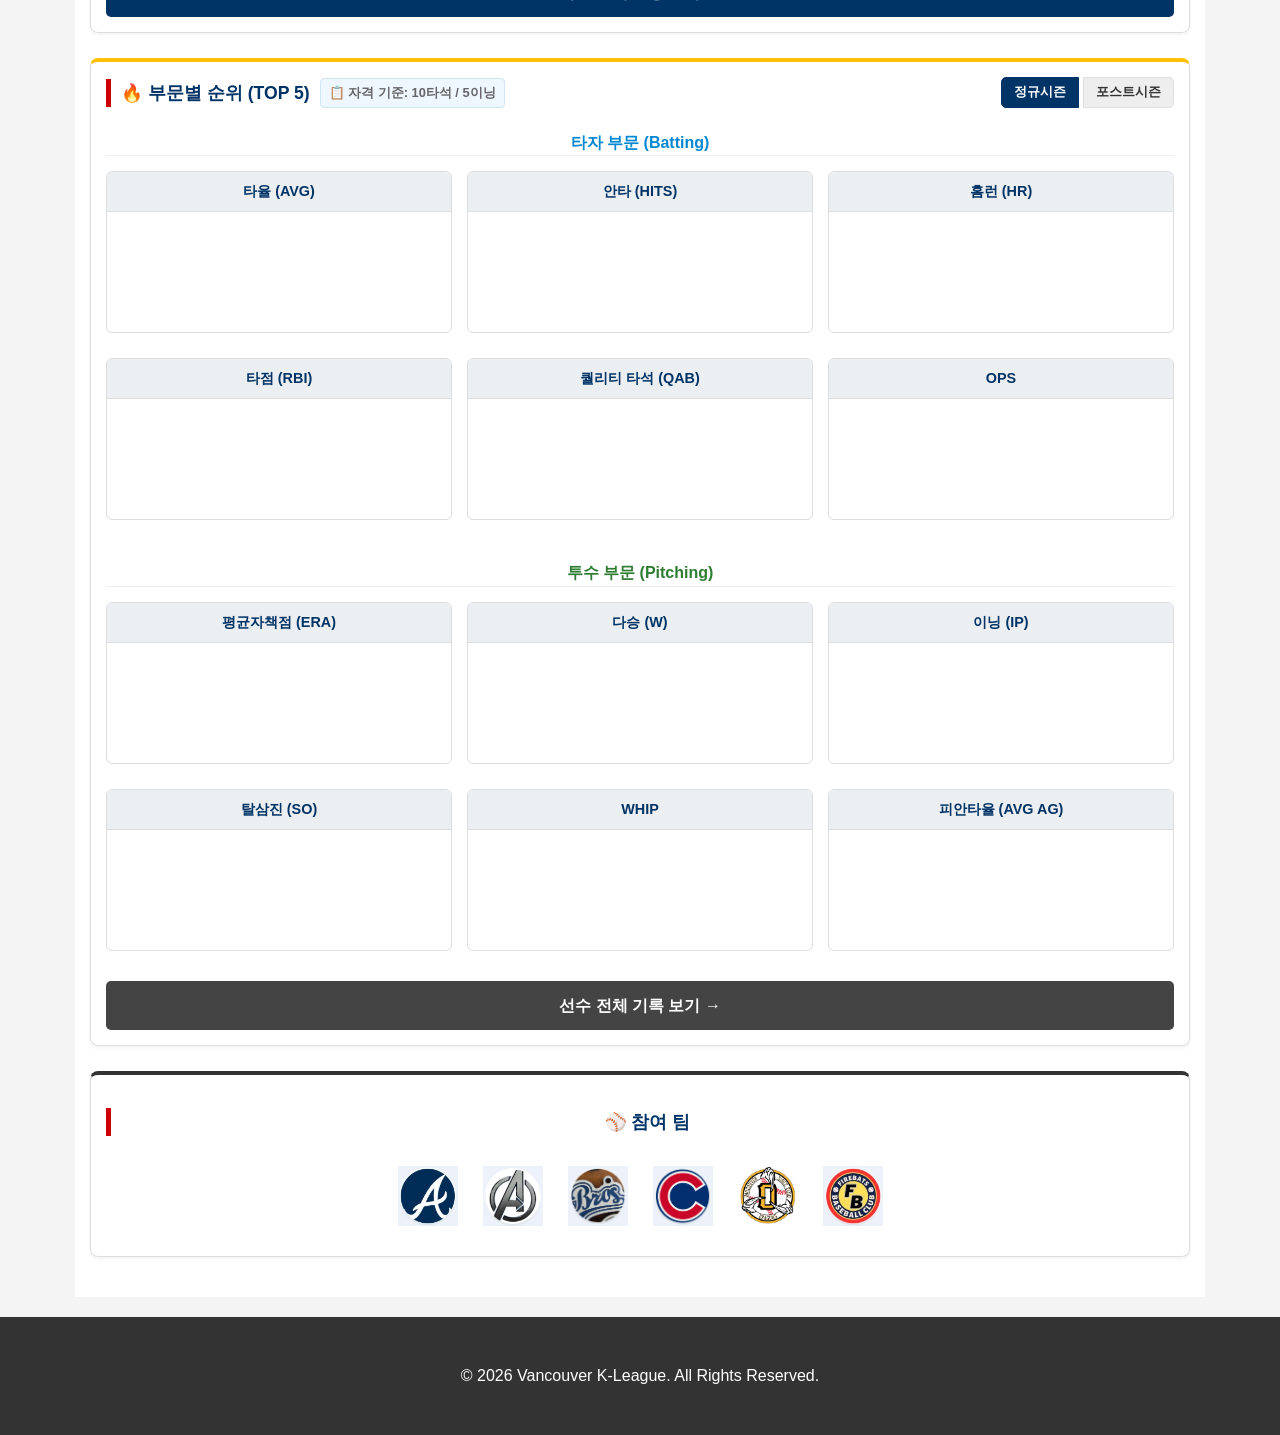
<file: test_ko.html>
<!DOCTYPE html>
<html lang="ko">
<head>
    <meta charset="UTF-8">
    <meta name="viewport" content="width=device-width, initial-scale=1.0">
    <title>밴쿠버 K-리그 | 홈</title>
    <link rel="stylesheet" href="style.css">
</head>
<body>

<header>
    <div class="lang-switch"><a href="ko.html">KO</a> | <a href="index.html">EN</a></div>
    <h1>밴쿠버 K-리그</h1>
    <p>캐나다 밴쿠버 한인 사회인 야구 리그</p>
</header>

<nav>
    <a href="ko.html">홈</a> 
    <a href="schedule_ko.html">전체 일정</a> 
    <a href="stats_ko.html">기록실</a>
    <a href="join.html" style="color: #ffc107; font-weight: bold;">가입 신청</a>
</nav>

<div style="background: #eee; padding: 10px; text-align: center; border-bottom: 1px solid #ddd;">
    <label for="season-select" style="font-weight: bold; margin-right: 10px;">시즌 선택:</label>
    <select id="season-select" onchange="changeYear(this.value)" style="padding: 5px 10px; border-radius: 5px; border: 1px solid #ccc; font-weight: bold; cursor: pointer;">
        <option value="2026" selected>2026 시즌</option>
        <option value="2025">2025 시즌</option>
    </select>
</div>

<div class="container">
    <div id="season-champions" class="champions-container" style="display:none;">
        <span class="champion-group-title">🏆 SEASON HONORS</span>
        <div class="champion-box gold crown"><span class="label">👑 포스트시즌 우승</span><span id="p-post-1st" class="team-name">진행 중</span></div>
        <div class="rank-boxes">
            <div class="champion-box gold"><span class="label">🥇 정규리그 1위</span><span id="p-reg-1st" class="team-name">진행 중</span></div>
            <div class="champion-box silver"><span class="label">🥈 최종 2위</span><span id="p-post-2nd" class="team-name">-</span></div>
            <div class="champion-box bronze"><span class="label">🥉 최종 3위</span><span id="p-post-3rd" class="team-name">-</span></div>
        </div>
    </div>

    <div class="card" id="notice-card" style="display: none;">
        <h3>📢 공지사항 (Notice)</h3>
        <div id="notice-content"></div>
        <a id="rulebook-link" href="#" target="_blank" class="btn-rulebook" style="display:none;">📖 2026 리그 규정집 보기</a>
    </div>

    <div id="po-bracket-section" class="card" style="display: none; border-top: 4px solid #cc0000;">
    <h3 id="bracket-title">🔥 포스트시즌 대진표</h3>
    <div class="table-wrapper"> <div class="bracket-wrapper">
        <div class="bracket-round">
            <div class="round-title">WILD CARD</div>
            <div class="match-box">
                <div class="match-tag wc">WC A</div>
                <div id="br-wca" class="match-teams"></div>
            </div>
            <div class="match-box">
                <div class="match-tag wc">WC B</div>
                <div id="br-wcb" class="match-teams"></div>
            </div>
        </div>
        <div class="bracket-round">
            <div class="round-title">SEMI-FINAL (BO3)</div>
            <div class="match-box">
                <div class="match-tag sf">SF A</div>
                <div id="br-sfa" class="match-teams"></div>
            </div>
            <div class="match-box">
                <div class="match-tag sf">SF B</div>
                <div id="br-sfb" class="match-teams"></div>
            </div>
        </div>
        <div class="bracket-round">
            <div class="round-title">FINALS</div>
            <div class="match-box" style="border: 2px solid #dc3545; background: #fffefe;">
                <div class="match-tag final">FINAL</div>
                <div id="br-final" class="match-teams"></div>
            </div>
            <div class="match-box">
                <div class="match-tag bronze">3위 결정전</div>
                <div id="br-3rd" class="match-teams"></div>
            </div>
        </div>
    </div>
</div> </div>

    <div class="card">
        <h3>🏆 리그 순위 (Standings)</h3>
        <div class="table-wrapper">
            <table id="standing-table">
                <thead>
                    <tr><th>순위</th><th>팀명</th><th>경기</th><th>승</th><th>패</th><th>무</th><th>승률</th><th style="background:#fff9e6;">승차</th><th>득점</th><th>실점</th><th>득실차</th></tr>
                </thead>
                <tbody id="standing-body"></tbody>
            </table>
        </div>
    </div>
    <div class="card" style="border-top: 4px solid #17a2b8;">
        <h3>📍 날씨 및 구장 정보 </h3>
        <div style="display: grid; grid-template-columns: repeat(auto-fit, minmax(280px, 1fr)); gap: 20px;">
            <div>
                <a class="weatherwidget-io" href="https://forecast7.com/en/49d28n123d12/vancouver/" data-label_1="VANCOUVER" data-theme="pure">VANCOUVER WEATHER</a>
                <script>!function(d,s,id){var js,fjs=d.getElementsByTagName(s)[0];if(!d.getElementById(id)){js=d.createElement(s);js.id=id;js.src='https://weatherwidget.io/js/widget.min.js';fjs.parentNode.insertBefore(js,fjs);}}(document,'script','weatherwidget-io-js');</script>
            </div>
            <div style="display: flex; flex-direction: column; justify-content: center; gap: 10px;">
                <a href="https://www.google.com/maps/search/?api=1&query=Queen%27s+Park+Stadium+New+Westminster" target="_blank" class="btn-field">🏟️ Queen's Stadium (뉴웨스트)</a>
                <a href="https://www.google.com/maps/search/?api=1&query=Blundell+Park+South+Richmond+BC" target="_blank" class="btn-field">🏟️ Blundell South (리치몬드)</a>
                <a href="https://www.google.com/maps/search/?api=1&query=Central+Park+Baseball+Field+Burnaby" target="_blank" class="btn-field">🌳 Central Park (버나비)</a>
            </div>
        </div>
    </div>

    <div class="card">
        <h3>⚾ 최근 결과 및 예정 경기</h3>
        <div class="table-wrapper">
            <table id="schedule-table">
                <thead><tr><th>날짜 및 시간</th><th>구장</th><th>대진</th><th>결과</th></tr></thead>
                <tbody id="schedule-body"></tbody>
            </table>
        </div>
        <a href="schedule_ko.html" class="btn-more">시즌 전체 일정 보기 →</a>
    </div>

    <div class="card" style="border-top: 4px solid #ffc107;">
        <div style="display: flex; justify-content: space-between; align-items: center; margin-bottom: 15px; flex-wrap: wrap; gap: 10px;">
            <div style="display: flex; align-items: center; gap: 10px; flex-wrap: wrap;">
                <h3 style="margin: 0;">🔥 부문별 순위 (TOP 5)</h3>
                <span style="font-size: 0.8rem; color: #666; background: #eef7ff; padding: 4px 8px; border-radius: 4px; border: 1px solid #cee5f2; font-weight: bold;">
                    📋 자격 기준: 10타석 / 5이닝
                </span>
            </div>
            <div class="toggle-container">
                <button id="btn-Reg" class="toggle-btn active" onclick="switchSeason('Reg')" style="border-radius: 5px 0 0 5px;">정규시즌</button>
                <button id="btn-Post" class="toggle-btn inactive" onclick="switchSeason('Post')" style="border-radius: 0 5px 5px 0;">포스트시즌</button>
            </div>
        </div>
        
        <h4 style="color: #0288d1; text-align: center; border-bottom: 1px solid #eee; margin-bottom:15px;">타자 부문 (Batting)</h4>
        <div class="leader-grid">
            <div class="leader-category"><div class="leader-category-title">타율 (AVG)</div><div id="avg-leaders"></div></div>
            <div class="leader-category"><div class="leader-category-title">안타 (HITS)</div><div id="hits-leaders"></div></div>
            <div class="leader-category"><div class="leader-category-title">홈런 (HR)</div><div id="hr-leaders"></div></div>
            <div class="leader-category"><div class="leader-category-title">타점 (RBI)</div><div id="rbi-leaders"></div></div>
            <div class="leader-category"><div class="leader-category-title">퀄리티 타석 (QAB)</div><div id="qab-leaders"></div></div>
            <div class="leader-category"><div class="leader-category-title">OPS</div><div id="ops-leaders"></div></div>
        </div>

        <h4 style="color: #2e7d32; text-align: center; border-bottom: 1px solid #eee; margin: 30px 0 15px 0;">투수 부문 (Pitching)</h4>
        <div class="leader-grid">
            <div class="leader-category"><div class="leader-category-title">평균자책점 (ERA)</div><div id="era-leaders"></div></div>
            <div class="leader-category"><div class="leader-category-title">다승 (W)</div><div id="win-leaders"></div></div>
            <div class="leader-category"><div class="leader-category-title">이닝 (IP)</div><div id="ip-leaders"></div></div>
            <div class="leader-category"><div class="leader-category-title">탈삼진 (SO)</div><div id="so-leaders"></div></div>
            <div class="leader-category"><div class="leader-category-title">WHIP</div><div id="whip-leaders"></div></div>
            <div class="leader-category"><div class="leader-category-title">피안타율 (AVG AG)</div><div id="avga-leaders"></div></div>
        </div>
        <a href="stats_ko.html" class="btn-more" style="background: #444;">선수 전체 기록 보기 →</a>
    </div>

    <div class="card" style="border-top: 4px solid #333; text-align: center;">
        <h3>⚾ 참여 팀</h3>
        <div style="display: flex; justify-content: center; flex-wrap: wrap; gap: 25px; padding: 15px 0;">
            <img src="logos/Arirang Rays.png" style="width:60px; height:60px; object-fit:contain;"><img src="logos/Van Avengers.png" style="width:60px; height:60px; object-fit:contain;"><img src="logos/Van Bros.png" style="width:60px; height:60px; object-fit:contain;"><img src="logos/Karis Cubs.png" style="width:60px; height:60px; object-fit:contain;"><img src="logos/Van Dragons.png" style="width:60px; height:60px; object-fit:contain;"><img src="logos/Fire Bats.png" style="width:60px; height:60px; object-fit:contain;">
        </div>
    </div>
</div>

<footer><p>© 2026 Vancouver K-League. All Rights Reserved.</p></footer>

<script>
    const sheetId = '1TGVBZmql3c0jwu1DPGLH3fzqU5m3IjqCVuD2XX2i1zc';
    let currentYear = '2026'; let currentSeason = 'Reg';

    const teamLogos = { "Van Avengers": "logos/Van Avengers.png", "Van Dragons": "logos/Van Dragons.png", "Karis Cubs": "logos/Karis Cubs.png", "Arirang Rays": "logos/Arirang Rays.png", "Fire Bats": "logos/Fire Bats.png", "FireBats": "logos/Fire Bats.png", "Van Bros": "logos/Van Bros.png" };
    const championData = { "2025": { reg1st: "Arirang Rays", post1st: "Arirang Rays", post2nd: "Karis Cubs", post3rd: "Van Dragons" }, "2026": { reg1st: "Van Dragons", post1st: "진행 중", post2nd: "-", post3rd: "-" } };

    function gv(r, i) { return (r && r.c && r.c[i]) ? (r.c[i].f || r.c[i].v || '') : ''; }
    function updateChampions(year) { const section = document.getElementById('season-champions'); const data = championData[year]; if (data) { section.style.display = 'block'; document.getElementById('p-reg-1st').innerText = data.reg1st; document.getElementById('p-post-1st').innerText = data.post1st; document.getElementById('p-post-2nd').innerText = data.post2nd; document.getElementById('p-post-3rd').innerText = data.post3rd; } else { section.style.display = 'none'; } }
    function changeYear(year) { currentYear = year; updateChampions(year); loadNotice(); loadStandings(); loadSchedule(); loadStats(); updateBracket(year); }
    function switchSeason(s) { currentSeason = s; document.getElementById('btn-Reg').className = 'toggle-btn ' + (s === 'Reg' ? 'active' : 'inactive'); document.getElementById('btn-Post').className = 'toggle-btn ' + (s === 'Post' ? 'active' : 'inactive'); loadStats(); }

    function loadNotice() {
        fetch(`https://docs.google.com/spreadsheets/d/${sheetId}/gviz/tq?tqx=out:json&sheet=Notice`).then(res => res.text()).then(t => {
            const data = JSON.parse(t.substr(47).slice(0, -2)).table.rows[0];
            const noticeCard = document.getElementById('notice-card');
            if(data && gv(data, 0).trim() !== '') { noticeCard.style.display = 'block'; document.getElementById('notice-content').innerText = gv(data, 0);
                if(gv(data, 2)) { const rbLink = document.getElementById('rulebook-link'); rbLink.href = gv(data, 2); rbLink.style.display = 'inline-block'; }
            } else { noticeCard.style.display = 'none'; }
        });
    }

    function loadStandings() {
        const sheetName = (currentYear === '2026') ? 'Schedule(일정)' : `Schedule_${currentYear}`;
        fetch(`https://docs.google.com/spreadsheets/d/${sheetId}/gviz/tq?tqx=out:json&sheet=${encodeURIComponent(sheetName)}&range=A1:G36`).then(res => res.text()).then(t => {
            const data = JSON.parse(t.substr(47).slice(0, -2)).table;
            const teams = ["Arirang Rays", "Van Avengers", "Van Bros", "Karis Cubs", "Van Dragons", "Fire Bats", "FireBats"];
            let stats = {}; teams.forEach(t => { stats[t] = { name: t, g: 0, w: 0, l: 0, t: 0, rs: 0, ra: 0 }; });
            data.rows.forEach(r => {
                const away = gv(r, 3).trim(), home = gv(r, 4).trim(), score = gv(r, 5);
                if (score && score.includes(':') && stats[away] && stats[home]) {
                    const s = score.split(':').map(Number); stats[away].rs += s[0]; stats[away].ra += s[1]; stats[away].g++;
                    stats[home].rs += s[1]; stats[home].ra += s[0]; stats[home].g++;
                    if (s[0] > s[1]) { stats[away].w++; stats[home].l++; } else if (s[1] > s[0]) { stats[home].w++; stats[away].l++; } else { stats[away].t++; stats[home].t++; }
                }
            });
            let standings = Object.values(stats).filter(s => s.g > 0 || ["Arirang Rays", "Van Avengers", "Van Bros", "Karis Cubs", "Van Dragons", "Fire Bats"].includes(s.name)).map(s => (s.name === 'FireBats' ? {...s, name: 'Fire Bats'} : s));
            standings.sort((a, b) => (b.w / (b.w+b.l || 1)) - (a.w / (a.w+a.l || 1)) || (b.w - a.w) || (b.rs - b.ra) - (a.rs - a.ra));
            const leader = standings[0]; const tb = document.getElementById('standing-body'); tb.innerHTML = '';
            standings.forEach((s, idx) => {
                const winLossTotal = s.w + s.l; const pct = winLossTotal === 0 ? 0 : (s.w / winLossTotal);
                const gb = ((leader.w - s.w) + (s.l - leader.l)) / 2; const diff = s.rs - s.ra; let logoPath = teamLogos[s.name] || teamLogos[s.name.replace(' ', '')];
                tb.innerHTML += `<tr><td>${idx+1}</td><td style="text-align:left; font-weight:bold;"><img src="${logoPath}" style="width:20px; height:20px; vertical-align:middle; margin-right:8px; object-fit:contain;">${s.name}</td><td>${s.g}</td><td>${s.w}</td><td>${s.l}</td><td>${s.t}</td><td class="val-pct">${pct.toFixed(3)}</td><td class="bg-gb">${gb===0?'-':gb.toFixed(1)}</td><td>${s.rs}</td><td>${s.ra}</td><td class="${diff>0?'diff-plus':(diff<0?'diff-minus':'')}">${diff>0?'+'+diff:diff}</td></tr>`;
            });
        });
    }

    function loadSchedule() {
        const sheetName = (currentYear === '2026') ? 'Schedule(일정)' : `Schedule_${currentYear}`;
        fetch(`https://docs.google.com/spreadsheets/d/${sheetId}/gviz/tq?tqx=out:json&sheet=${encodeURIComponent(sheetName)}`).then(res => res.text()).then(t => {
            document.getElementById('schedule-body').innerHTML = '';
            const allRows = JSON.parse(t.substr(47).slice(0, -2)).table.rows;
            const rows = allRows.filter(r => {
                const dateStr = gv(r, 0); 
                const awayTeam = gv(r, 3); 
                return awayTeam && awayTeam.trim() !== "" && dateStr.includes(currentYear);
            });
            const played = rows.filter(r => gv(r, 5) && gv(r, 5).includes(':'));
            const upcoming = rows.filter(r => !gv(r, 5) || gv(r, 5) === '-' || gv(r, 5) === 'TBA');
            const render = (r) => { 
                const awayT = gv(r, 3);
                const homeT = gv(r, 4);
                if (awayT.toUpperCase().includes('MAKE UP') || homeT.toUpperCase().includes('MAKE UP')) return;

                const note = gv(r, 6).trim(); 
                let bH = ''; 
                if(note){ 
                    let bC = 'badge-default'; 
                    if(note.toUpperCase().includes('WC') || note.includes('와일드')) bC='badge-wc'; 
                    else if(note.toUpperCase().includes('SF') || note.includes('준결승')) bC='badge-sf'; 
                    else if(note.toUpperCase().includes('FINAL') || note.includes('결승')) bC='badge-final'; 
                    bH = `<div class="po-badge-sm ${bC}">${note}</div><br>`; 
                }
                document.getElementById('schedule-body').innerHTML += `<tr><td style="color:#666; font-size:0.75rem;">${gv(r, 0)}<br>${gv(r, 1)}</td><td>${gv(r, 2)}</td><td style="text-align:center;">${bH}<div style="display:flex; justify-content:center; align-items:center; gap:8px;"><span><span class="tag-away">원정</span>${awayT}</span><span style="color:#bbb; font-weight:normal;">vs</span><span><span class="tag-home">홈</span>${homeT}</span></div></td><td class="score-display">${gv(r, 5) || '-'}</td></tr>`;
            };

            if (played.length > 0) { 
                const lastD = gv(played[played.length-1], 0); 
                played.filter(r => gv(r, 0) === lastD).forEach(render); 
            }
            if (upcoming.length > 0) {
                const todayStr = new Date().toISOString().split('T')[0].replace(/-/g, '.'); 
                const futureGames = upcoming.filter(r => gv(r, 0) >= todayStr); 
                if (futureGames.length > 0) {
                    const nextD = gv(futureGames[0], 0);
                    futureGames.filter(r => gv(r, 0) === nextD).forEach(render);
                }
            }
        });
    }

    function loadStats() {
        let targetSheet = (currentYear === '2026') ? `Stats_${currentSeason}` : `Stats_${currentYear}_${currentSeason}`;
        fetch(`https://docs.google.com/spreadsheets/d/${sheetId}/gviz/tq?tqx=out:json&sheet=${encodeURIComponent(targetSheet)}`).then(res => res.text()).then(t => {
            const data = JSON.parse(t.substr(47).slice(0, -2)).table;
            const cols = data.cols.map(c => (c.label || '').toUpperCase().trim());
            const fi = (n) => cols.findIndex(c => c === n);
            const metrics = [
                {id: 'avg-leaders', n: 'BATTING AVERAGE', d: 3, asc: false}, {id: 'hits-leaders', n: 'HITS', d: 0, asc: false},
                {id: 'hr-leaders', n: 'HOME RUNS', d: 0, asc: false}, {id: 'rbi-leaders', n: 'RUNS BATTED IN', d: 0, asc: false},
                {id: 'qab-leaders', n: 'QUALITY AT-BATS', d: 0, asc: false}, {id: 'ops-leaders', n: 'ON-BASE PERCENTAGE + SLUGGING PERCENTAGE', d: 3, asc: false},
                {id: 'era-leaders', n: 'EARNED RUN AVERAGE', d: 2, asc: true}, {id: 'win-leaders', n: 'WINS', d: 0, asc: false},
                {id: 'ip-leaders', n: 'INNINGS PITCHED', d: 1, asc: false}, {id: 'so-leaders', n: 'STRIKEOUTS', d: 0, asc: false},
                {id: 'whip-leaders', n: 'WALKS HITS INNINGS PITCHED', d: 2, asc: true}, {id: 'avga-leaders', n: 'BATTING AVERAGE AGAINST', d: 3, asc: true}
            ];

            metrics.forEach(m => {
                const target = document.getElementById(m.id); if (!target) return;
                const vIdx = fi(m.n);
                
                let valid = (vIdx === -1) ? [] : data.rows.filter(r => {
                    const val = parseFloat(gv(r, vIdx)) || 0;
                    const ip = parseFloat(gv(r, fi('INNINGS PITCHED'))) || 0;
                    
                    let paIdx = fi('PA');
                    if(paIdx === -1) paIdx = fi('PLATE APPEARANCES');
                    const pa = parseFloat(gv(r, paIdx)) || 0;

                    // [7이닝 경기 맞춤형 한국어 페이지 기준 적용]
                    if (['EARNED RUN AVERAGE', 'WALKS HITS INNINGS PITCHED', 'BATTING AVERAGE AGAINST'].includes(m.n)) {
                        return ip >= 5;
                    }
                    if (['BATTING AVERAGE', 'ON-BASE PERCENTAGE + SLUGGING PERCENTAGE'].includes(m.n)) {
                        return pa >= 10;
                    }
                    return val > 0;
                });
                
                // [타석 동률 정밀 타이브레이크 규칙 반영]
                valid.sort((a, b) => {
                    const valA = parseFloat(gv(a, vIdx)) || 0;
                    const valB = parseFloat(gv(b, vIdx)) || 0;
                    if (valA !== valB) {
                        return m.asc ? (valA - valB) : (valB - valA);
                    }
                    let paIdx = fi('PLATE APPEARANCES');
                    if (paIdx === -1) paIdx = fi('PA');
                    if (paIdx !== -1) {
                        const paA = parseFloat(gv(a, paIdx)) || 0;
                        const paB = parseFloat(gv(b, paIdx)) || 0;
                        if (paA !== paB) return paA - paB;
                    }
                    return 0;
                });
                
                if (valid.length === 0) {
                    target.innerHTML = `<div class="no-records">기록이 없습니다.</div>`;
                } else {
                    let html = `<table class="leader-table">`;
                    valid.slice(0, 5).forEach((r, i) => {
                        const first = gv(r, fi('FIRST NAME')), last = gv(r, fi('LAST NAME'));
                        const name = (first && last && first !== last) ? first + " " + last : (last || first || "Unknown");
                        // <td> 태그와 내부 구조를 영어 페이지와 완전히 똑같이 매칭 (div 제거)
                        html += `<tr><td class="rank-col">${i+1}</td><td class="player-col"><span class="player-name">${name}</span><span class="player-team">${gv(r, fi('TEAM'))}</span></td><td class="value-col">${(parseFloat(gv(r, vIdx)) || 0).toFixed(m.d)}</td></tr>`;
                    });
                    html += `</table>`;
                    target.innerHTML = html;
                }
            });
        });
    }
    changeYear('2026');

    function updateBracket(year) {
        const section = document.getElementById('po-bracket-section');
        const title = document.getElementById('bracket-title');
        if (!section) return;

        section.style.display = 'block';
        if (title) title.innerText = `🔥 ${year} 포스트시즌 대진표`;

        const sheetName = (year === '2026') ? 'Schedule(일정)' : `Schedule_${year}`;
        
        fetch(`https://docs.google.com/spreadsheets/d/${sheetId}/gviz/tq?tqx=out:json&sheet=${encodeURIComponent(sheetName)}&range=D37:G55`)
        .then(res => res.text())
        .then(t => {
            const data = JSON.parse(t.substr(47).slice(0, -2));
            const rows = data.table.rows;
            
            const gv = (r, i) => {
                if (!r || !r.c || !r.c[i]) return '';
                return r.c[i].f || r.c[i].v || '';
            };

            const fmt = (v) => {
                if (!v || v === '-' || v === null || v.toString().trim() === "") return "(-)";
                return `(${v})`;
            };

            let htmlWCA = '', htmlWCB = '', htmlSFA = '', htmlSFB = '', htmlFinal = '', html3rd = '';
            let cntA = 1, cntB = 1;

            rows.forEach(r => {
                const awayText = gv(r, 0).trim(); 
                const homeText = gv(r, 1).trim(); 
                const score = fmt(gv(r, 2));     
                const note = gv(r, 3).toUpperCase(); 

                if (!awayText && !homeText) return;

                const matchHtml = `<div class="match-line"><span class="team-n">${awayText} vs ${homeText}</span><span class="score-n">${score}</span></div>`;
                
                if (note.includes('WILD CARD A') || (note.includes('WC') && note.includes('A'))) {
                    htmlWCA = matchHtml;
                } else if (note.includes('WILD CARD B') || (note.includes('WC') && note.includes('B'))) {
                    htmlWCB = matchHtml;
                } else if (note.includes('SEMI FINAL A') || (note.includes('SF') && note.includes('A'))) {
                    let suffix = (cntA === 3) ? ' <small style="font-size:0.75rem; color:#888;">(필요시)</small>' : '';
                    htmlSFA += `<div class="match-line"><span>G${cntA++}</span><span class="team-n">${awayText} vs ${homeText}${suffix}</span><span class="score-n">${score}</span></div>`;
                } else if (note.includes('SEMI FINAL B') || (note.includes('SF') && note.includes('B'))) {
                    let suffix = (cntB === 3) ? ' <small style="font-size:0.75rem; color:#888;">(필요시)</small>' : '';
                    htmlSFB += `<div class="match-line"><span>G${cntB++}</span><span class="team-n">${awayText} vs ${homeText}${suffix}</span><span class="score-n">${score}</span></div>`;
                } else if (note.includes('FINAL') && !note.includes('SEMI')) {
                    htmlFinal = matchHtml;
                } else if (note.includes('3RD') || note.includes('3위')) {
                    html3rd = matchHtml;
                }
            });

            if(document.getElementById('br-wca')) document.getElementById('br-wca').innerHTML = htmlWCA;
            if(document.getElementById('br-wcb')) document.getElementById('br-wcb').innerHTML = htmlWCB;
            if(document.getElementById('br-sfa')) document.getElementById('br-sfa').innerHTML = htmlSFA;
            if(document.getElementById('br-sfb')) document.getElementById('br-sfb').innerHTML = htmlSFB;
            if(document.getElementById('br-final')) document.getElementById('br-final').innerHTML = htmlFinal;
            if(document.getElementById('br-3rd')) document.getElementById('br-3rd').innerHTML = html3rd;
        })
        .catch(err => console.error("대진표 로드 에러:", err));
    }
</script>
</body>
</html>
</file>
<file: style.css>
/* style.css - Vancouver K-League Common Styles */

/* 🎨 Global Theme */
body { font-family: 'Malgun Gothic', 'Apple SD Gothic Neo', sans-serif; line-height: 1.6; margin: 0; padding: 0; background-color: #f4f4f4; }
header { background: #003366; color: #ffffff; padding: 1.5rem; text-align: center; position: relative; }
.lang-switch { position: absolute; top: 10px; right: 20px; }
.lang-switch a { color: white; text-decoration: none; border: 1px solid white; padding: 2px 8px; border-radius: 3px; font-size: 0.8rem; }
nav { background: #333; color: #fff; padding: 10px; text-align: center; }
nav a { color: #fff; margin: 0 15px; text-decoration: none; font-weight: bold; }
.container { padding: 15px; max-width: 1100px; margin: auto; background: #fff; min-height: 100vh; }
.card { border: 1px solid #ddd; padding: 15px; margin-bottom: 25px; border-radius: 8px; box-shadow: 0 2px 4px rgba(0,0,0,0.05); }
h3 { border-left: 5px solid #cc0000; padding-left: 10px; color: #003366; margin-bottom: 15px; font-size: 1.1rem; }

/* 👑 Season Honors */
.champions-container { background: #fff; border: 2px solid #003366; border-radius: 12px; padding: 15px; margin-bottom: 25px; text-align: center; box-shadow: 0 4px 10px rgba(0,0,0,0.1); }
.champion-group-title { font-size: 0.9rem; font-weight: bold; color: #cc0000; margin-bottom: 15px; display: block; }
.champion-box { margin: 5px; padding: 12px 10px; border-radius: 8px; display: inline-block; min-width: 140px; vertical-align: top; text-align: center; }
.champion-box .label { display: block; font-size: 0.75rem; font-weight: bold; margin-bottom: 8px; color: #666; }
.champion-box .team-name { display: block; font-size: 1.05rem; font-weight: 900; color: #003366; }
.gold { background: #fff9e6; border: 1px solid #ffd700; }
.crown { background: #f0f7ff; border: 2px solid #003366; display: block; margin: 0 auto 15px auto; max-width: 250px; }
.silver { background: #f5f5f5; border: 1px solid #c0c0c0; }
.bronze { background-color: #f3e5d8 !important; border: 1px solid #d7c0ae !important; color: #8d6e63 !important; }
.rank-boxes { display: flex; justify-content: center; gap: 10px; flex-wrap: wrap; }

/* 📢 Notice Card */
#notice-card { border-top: 5px solid #ff5722; background-color: #fffaf8; }
#notice-content { font-weight: bold; color: #444; margin-bottom: 15px; white-space: pre-wrap; }
.btn-rulebook { display: inline-block; padding: 10px 20px; background: #ff5722; color: white; text-decoration: none; border-radius: 5px; font-weight: bold; font-size: 0.85rem; }

/* 🏆 Table Styles & Mobile Slide */
.table-wrapper { width: 100%; overflow-x: auto; -webkit-overflow-scrolling: touch; margin-bottom: 10px; }
table { width: 100%; border-collapse: collapse; table-layout: auto; }
#standing-table { min-width: 750px; } 
#schedule-table { min-width: 600px; } 
th, td { border: 1px solid #ddd; padding: 10px 5px; font-size: 0.82rem; text-align: center; white-space: nowrap; }
th { background: #f8f9fa; }

/* 🏆 Highlights */
.val-pct { font-weight: bold; color: #d32f2f; }
.bg-gb { background-color: #fffef0; font-weight: bold; }
.diff-plus { color: #003366; font-weight: bold; }
.diff-minus { color: #d32f2f; font-weight: bold; }
.score-display { font-size: 0.95rem; font-weight: 900; color: #d32f2f; background-color: #fffaf8; }
.tag-away, .tag-home { font-size: 0.65rem; font-weight: normal; border-radius: 3px; padding: 1px 3px; margin-right: 3px; }
.tag-away { color: #666; border: 1px solid #ccc; }
.tag-home { color: #d32f2f; border: 1px solid #d32f2f; }
.po-badge-sm { display: inline-block; padding: 1px 8px; border-radius: 10px; font-size: 0.65rem; font-weight: bold; color: white; margin-bottom: 5px; text-transform: uppercase; }
.badge-wc { background-color: #0288d1; }
.badge-sf { background-color: #ef6c00; }
.badge-final { background-color: #d32f2f; }
.badge-default { background-color: #555; }

/* 📊 Leaderboard (수정 부분: 왼쪽 정렬 강제 적용) */
.leader-grid { display: grid; grid-template-columns: repeat(3, 1fr); gap: 15px; margin-bottom: 20px; }
@media (max-width: 992px) { .leader-grid { grid-template-columns: repeat(2, 1fr); } }
@media (max-width: 600px) { .leader-grid { grid-template-columns: 1fr; } }
.leader-category { background: #fff; border: 1px solid #ddd; border-radius: 6px; overflow: hidden; display: flex; flex-direction: column; min-height: 160px; margin-bottom: 10px; }
.leader-category-title { background: #eceff1; padding: 8px 6px; font-size: 0.9rem; font-weight: 800; text-align: center; color: #003366; border-bottom: 1px solid #ddd; }
.leader-table { width: 100%; border-collapse: collapse; table-layout: fixed; }

/* 기록실 테이블 셀 정렬 수정 */
.leader-table td { padding: 8px 10px; border-bottom: 1px solid #f0f0f0; vertical-align: middle; height: 42px; } 

/* 1. 순위 숫자 중앙 정렬 */
.rank-col { width: 22px; font-weight: bold; color: #bbb; font-size: 0.75rem; text-align: center !important; }

/* 2. 선수명/팀명은 왼쪽 정렬 유지 */
.player-col { text-align: left !important; padding-left: 2px; } 
.player-info { display: flex; flex-direction: column; overflow: hidden; text-align: left !important; }
.player-name { font-weight: bold; font-size: 0.82rem; color: #333; white-space: nowrap; overflow: hidden; text-overflow: ellipsis; display: block; text-align: left !important; }
.player-team { font-size: 0.65rem; color: #999; white-space: nowrap; overflow: hidden; text-overflow: ellipsis; display: block; text-align: left !important; }

/* 3. 기록 수치 중앙 정렬 (기존 right에서 center로 변경) */
.value-col { text-align: center !important; font-weight: bold; color: #d32f2f; font-size: 0.85rem; width: 45px; }

/* 기록이 없을 때 메시지 스타일 수정 */
.no-records { 
    display: flex !important;
    align-items: center !important;    /* 수직 중앙 정렬 강화 */
    justify-content: center !important; /* 수평 중앙 정렬 강화 */
    text-align: center !important;
    
    color: #aaaaaa !important;
    font-size: 0.85rem; 
    
    width: 100% !important;
    min-height: 120px !important; /* 박스 자체의 높이를 명시적으로 확보 */
    
    /* 부모 박스 내에서 꽉 차게 하도록 설정 */
    flex-grow: 1; 
    margin: 0 auto;
}

/* 부모 컨테이너가 높이를 꽉 채우도록 보정 */
.leader-category {
    display: flex;
    flex-direction: column;
}

/* Buttons & Footer */
.btn-field, .btn-more { display: block; padding: 12px; border-radius: 5px; text-decoration: none; font-weight: bold; text-align: center; }
.btn-field { background: #f8f9fa; border: 1px solid #ddd; color: #333; font-size: 0.8rem; }
.btn-more { margin-top: 15px; background: #003366; color: #fff; }
.toggle-btn { padding: 6px 12px; cursor: pointer; border: 1px solid #ddd; font-weight: bold; font-size: 0.8rem; }
.toggle-btn.active { background: #003366; color: white; border-color: #003366; }
.toggle-btn.inactive { background: #eee; color: #333; }
footer { text-align: center; padding: 30px; background: #333; color: #fff; margin-top: 20px; }

/* --- 토너먼트 대진표 최종 정렬 설정 --- */
.bracket-wrapper {
    display: flex;
    justify-content: space-between;
    gap: 8px;
    overflow-x: hidden; /* 슬라이드 제거 */
    padding: 15px 5px;
    width: 100%;
    box-sizing: border-box;
}

.bracket-round {
    flex: 1;
    min-width: 0;
    display: flex;
    flex-direction: column;
    gap: 15px;
}

.round-title { font-size: 0.7rem; font-weight: bold; color: #999; text-align: center; border-bottom: 2px solid #eee; padding-bottom: 5px; }

.match-box {
    background: #fff;
    border: 1px solid #ddd;
    border-radius: 8px;
    padding: 8px 5px !important;
    text-align: center;
    box-shadow: 0 2px 4px rgba(0,0,0,0.05);
    display: flex;
    flex-direction: column;
    justify-content: center;
    min-height: 80px;
}

/* 개별 경기 줄 설정 */
.match-line {
    display: flex !important;
    align-items: center !important;
    width: 100% !important;
    padding: 3px 0 !important;
    border-bottom: 1px dashed #f0f0f0;
}
.match-line:last-child { border-bottom: none; }

/* 핵심: G1 라벨 영역과 팀명 시작점 강제 통일 */
/* G1, G2 같은 라벨이 들어가는 공간을 30px로 고정 */
.match-line > span:first-child:not(.team-n) {
    display: inline-block !important;
    width: 30px !important;
    min-width: 30px !important;
    flex-shrink: 0 !important;
    font-weight: bold !important;
    color: #999 !important;
    font-size: 0.7rem !important;
    text-align: left !important;
}

/* 팀명 영역: 라벨이 없는 경우(WC, Final) 왼쪽 여백을 30px 주어 시작점 통일 */
.team-n {
    flex: 1 !important;
    text-align: left !important;
    font-size: 0.75rem !important;
    color: #444;
    font-weight: 500;
    white-space: nowrap;
    overflow: hidden;
    text-overflow: ellipsis;
    /* 첫 번째 요소가 팀명일 때만 여백 추가 */
}
.match-line > .team-n:first-child {
    margin-left: 30px !important;
}

/* 점수 영역 */
.score-n {
    width: 45px !important;
    min-width: 45px !important;
    text-align: right !important;
    font-weight: bold !important;
    color: #d32f2f !important;
    font-size: 0.75rem !important;
    flex-shrink: 0 !important;
    font-family: 'Courier New', monospace;
}

.match-tag { display: inline-block; padding: 2px 8px; border-radius: 10px; font-size: 0.6rem; font-weight: bold; color: white; margin-bottom: 8px; }
.wc { background: #007bff; } .sf { background: #fd7e14; } .final { background: #dc3545; }

/* 대진표가 모바일에서 찌그러지지 않게 최소 너비 고정 */
.bracket-wrapper {
    display: flex;
    gap: 20px;
    min-width: 800px; /* 이 숫자가 있어야 옆으로 스크롤이 생깁니다 */
    padding: 10px 5px;
}

/* 각 라운드(박스들) 너비 확보 */
.bracket-round {
    flex: 1;
    min-width: 250px;
}
</file>
